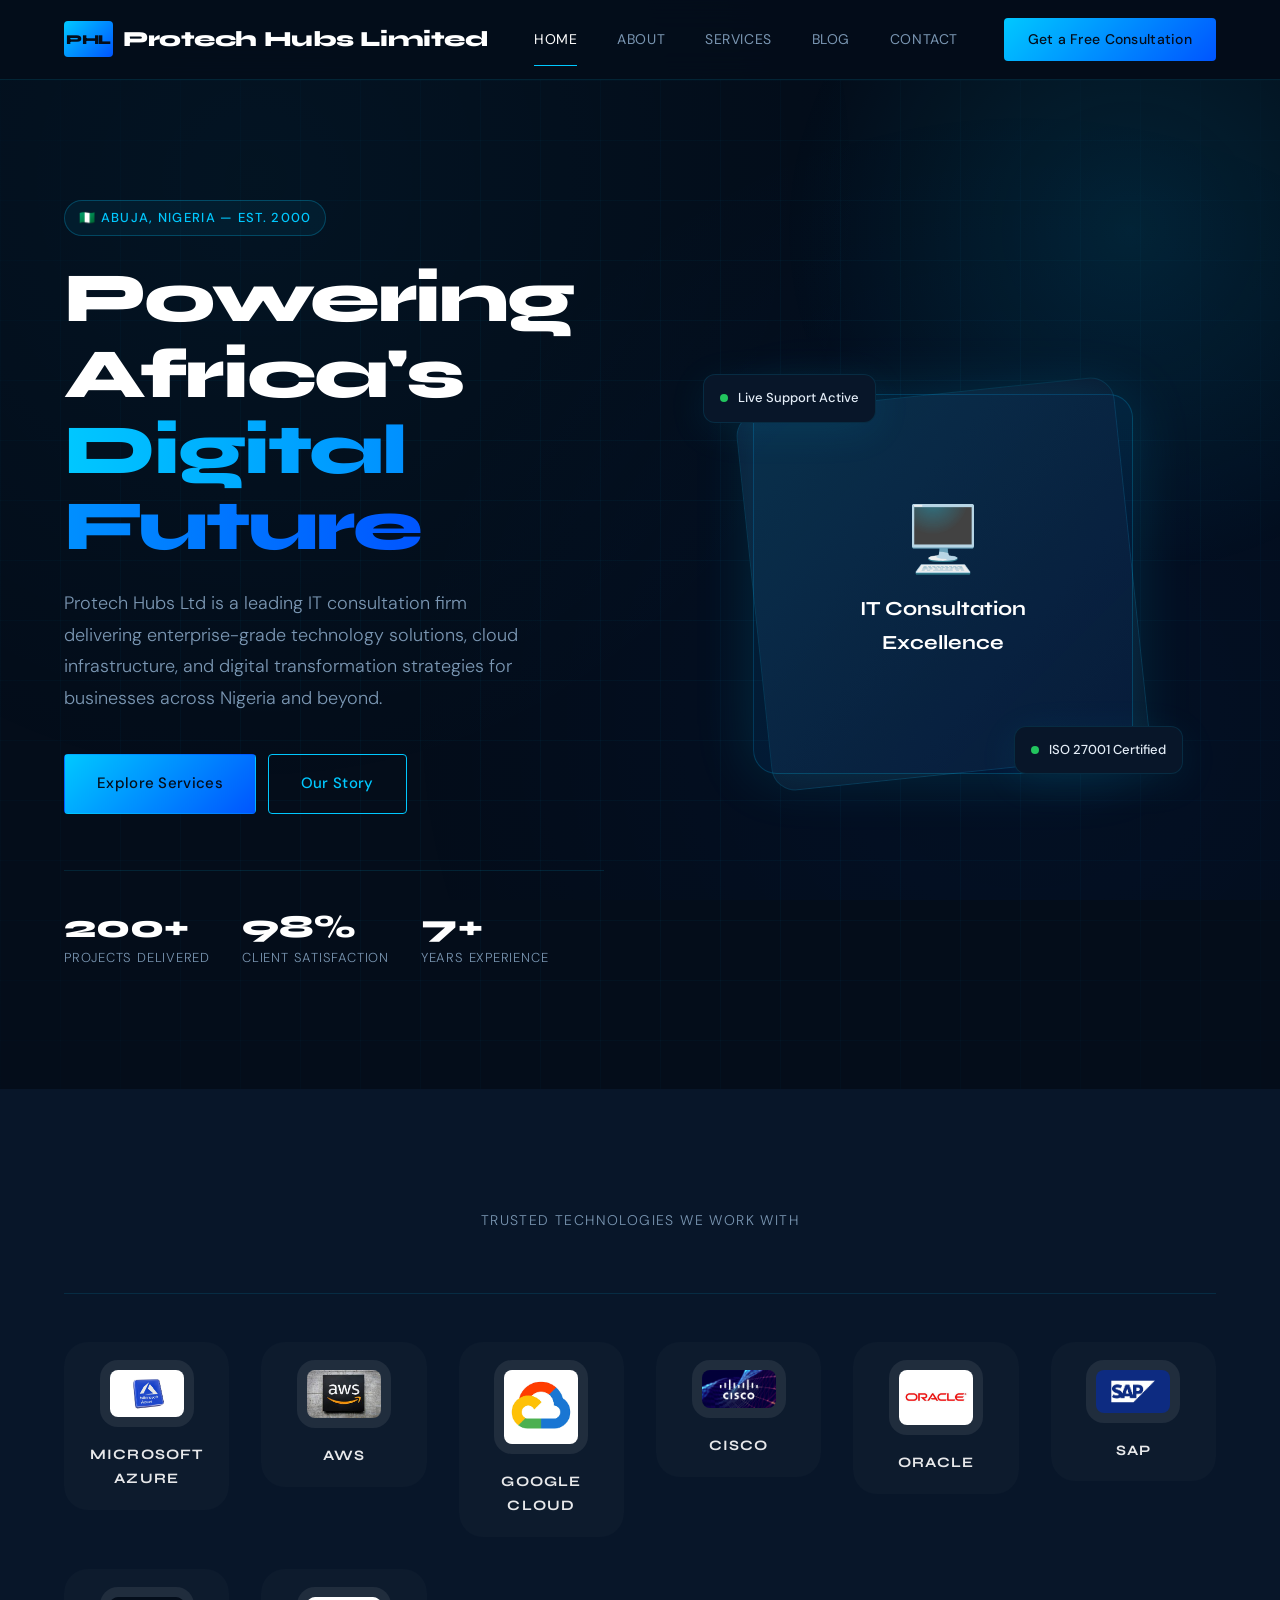
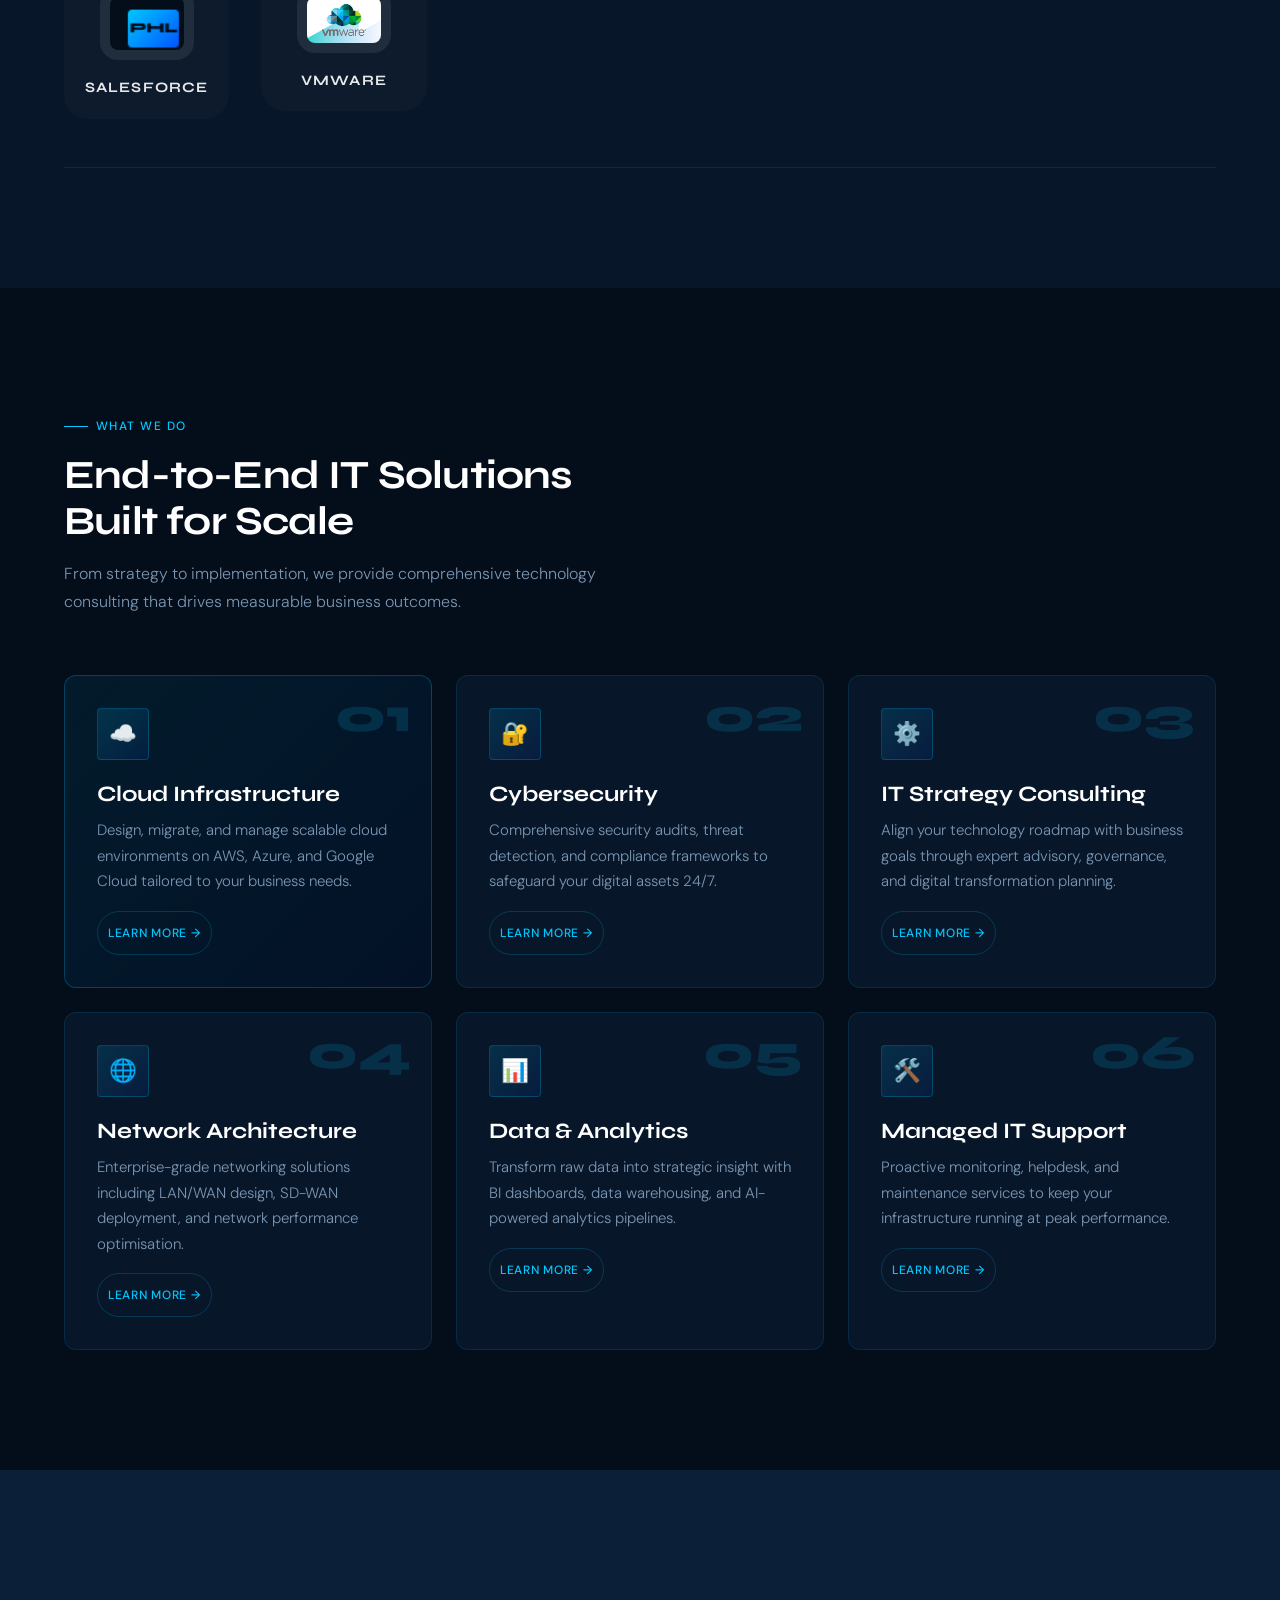
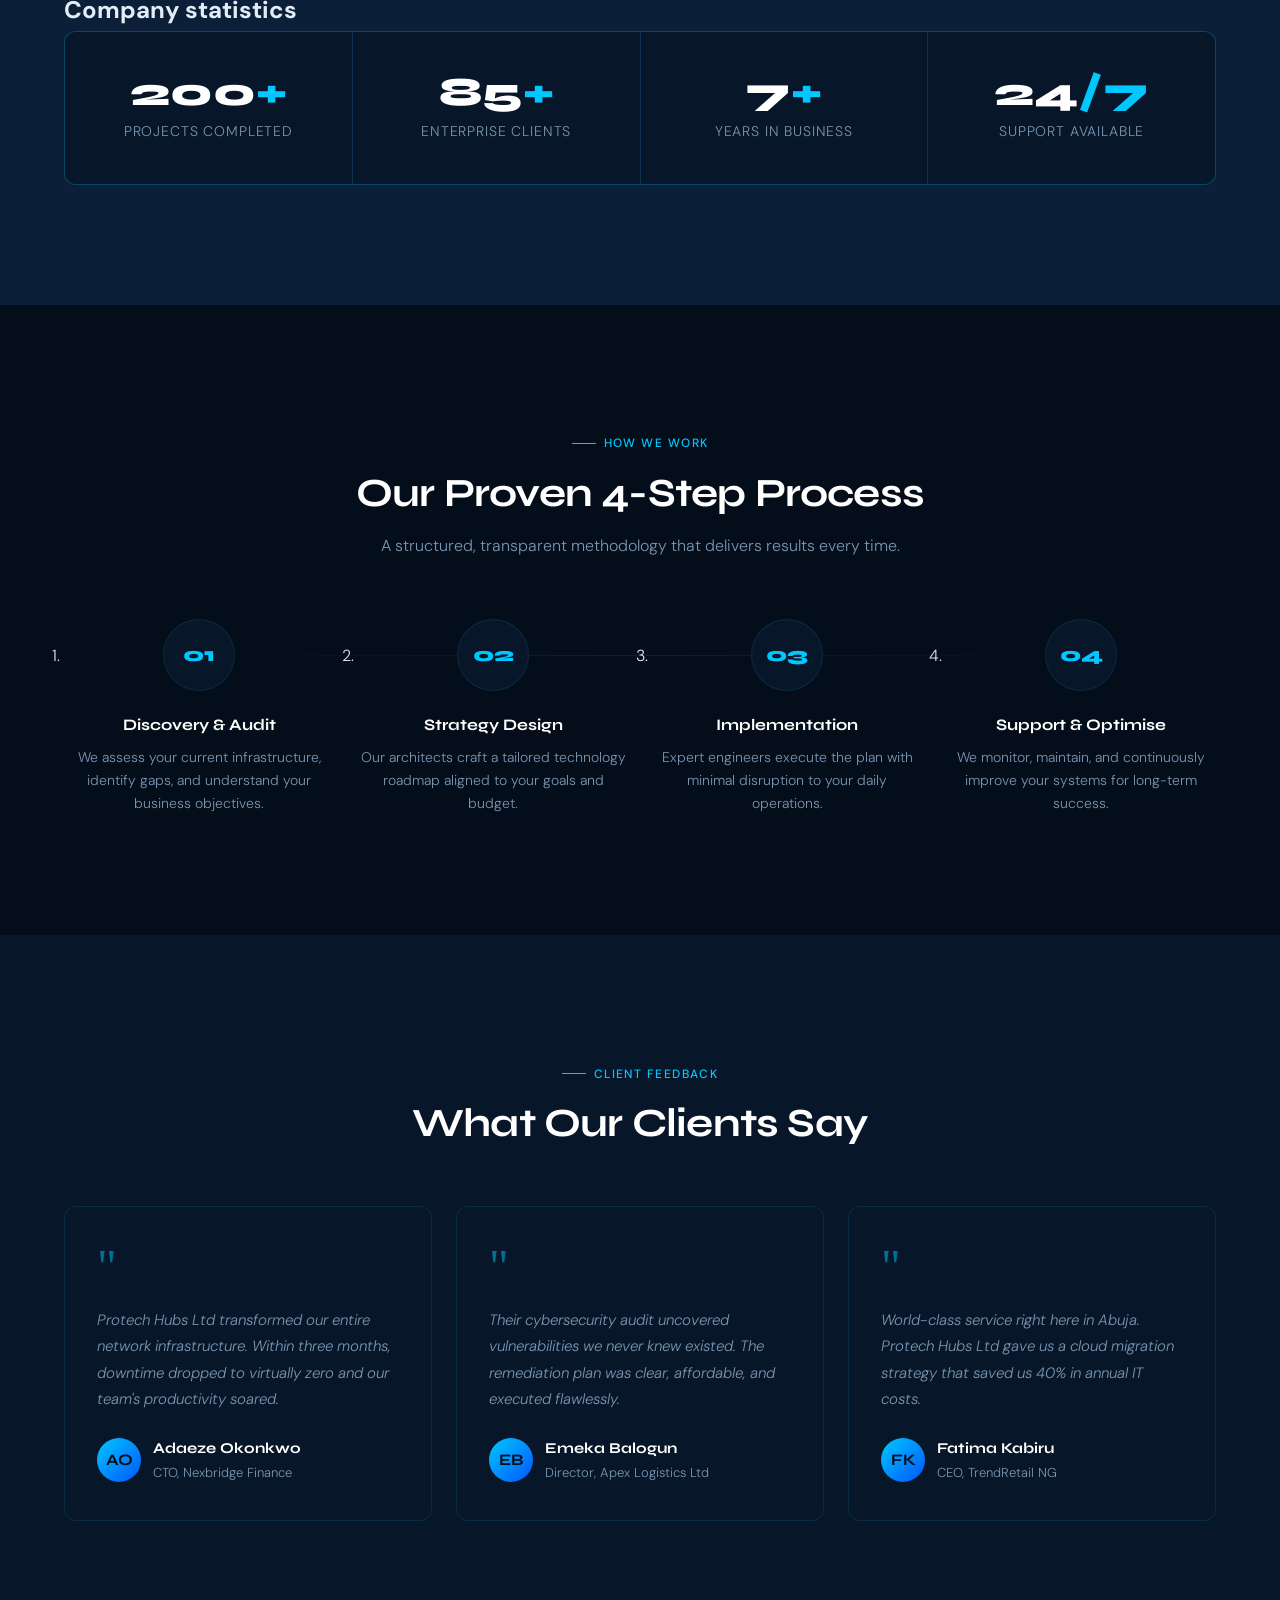
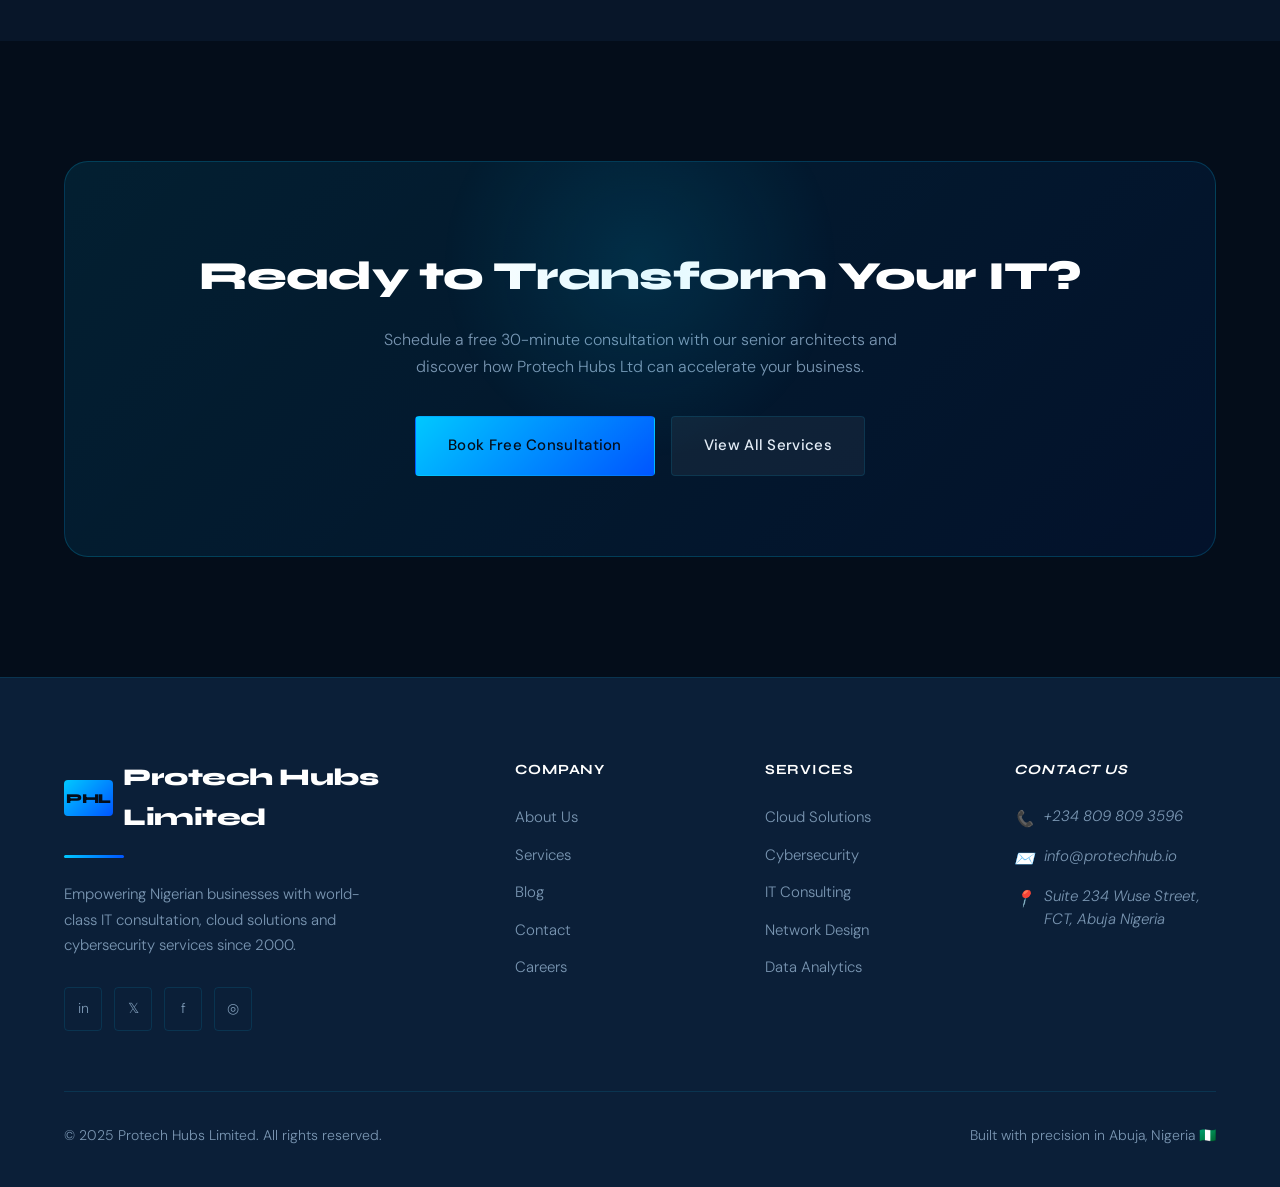
<file: index.html>
<!doctype html>
<html lang="en">
  <head>
    <meta charset="UTF-8" />
    <!-- PROJECT 2: viewport meta tag — THE key to responsive design-->
    <meta name="viewport" content="width=device-width, initial-scale=1" />
    <title>Protech Hubs Limited — IT Consultation | Abuja, Nigeria</title>
    <meta
      name="description"
      content="Protech Hubs Limited is a premier IT consultation company in Abuja, Nigeria. 
      We deliver enterprise technology solutions, cloud infrastructure, and digital transformation services."
    />
    <!-- One external CSS file — also contains full responsive styles -->
    <link rel="stylesheet" href="./asset/css/style.css" />
  </head>
  <body>
    <!-- PROJECT 2: Skip link — WCAG accessibility  -->
    <a href="#main-content" class="skip-link">Skip to main content</a>

    <!-- ══════════════════════════════════════════
       NAVIGATION
       HEIGHT: 80px (desktop) | 60-70px (mobile)
       P2: Popover API hamburger — No JS
  ══════════════════════════════════════════ -->
    <nav class="nav" aria-label="Main navigation">
      <div class="nav-inner">
        <!-- Logo -->
        <a
          href="index.html"
          class="nav-logo"
          aria-label="Protech Hubs Limited home"
        >
          <span class="nav-logo-mark" aria-hidden="true">PHL</span>
          Protech Hubs Limited
        </a>

        <!-- Desktop nav links (hidden on mobile via CSS) -->
        <ul class="nav-links" role="list">
          <li>
            <a
              href="index.html"
              class="nav-link nav-link--active"
              aria-current="page"
              >Home</a
            >
          </li>
          <li><a href="about.html" class="nav-link">About</a></li>
          <li><a href="services.html" class="nav-link">Services</a></li>
          <li><a href="blog.html" class="nav-link">Blog</a></li>
          <li><a href="contact.html" class="nav-link">Contact</a></li>
        </ul>

        <!-- Desktop CTA -->
        <a
          href="contact.html"
          class="nav-cta"
          aria-label="Get a free IT consultation"
          >Get a Free Consultation</a
        >

        <!-- PROJECT 2: Hamburger button — triggers Popover API  -->
        <!-- popovertarget links this button to the popover panel by id -->
        <button
          class="nav-hamburger"
          popovertarget="mobile-nav"
          aria-label="Open navigation menu"
          aria-expanded="false"
          aria-controls="mobile-nav"
        >
          <span class="nav-hamburger-line" aria-hidden="true"></span>
          <span class="nav-hamburger-line" aria-hidden="true"></span>
          <span class="nav-hamburger-line" aria-hidden="true"></span>
        </button>
      </div>
    </nav>

    <!-- PROJECT 2: Popover API Mobile Nav Drawer
       popover attribute + ::backdrop = No JavaScript required -->
    <div
      id="mobile-nav"
      class="nav-popover"
      popover
      role="dialog"
      aria-label="Mobile navigation"
    >
      <div class="nav-drawer">
        <!-- Drawer header -->
        <div class="nav-drawer-header">
          <span class="nav-drawer-logo">
            <span class="nav-logo-mark" aria-hidden="true">PHL</span>
            Protech Hubs Limited
          </span>
          <!-- Close button — popovertargetaction="hide" closes the popover -->
          <button
            class="nav-drawer-close"
            popovertarget="mobile-nav"
            popovertargetaction="hide"
            aria-label="Close navigation menu"
          >
            ✕
          </button>
        </div>

        <!-- Drawer links — min 44px touch targets -->
        <nav class="nav-drawer-links" aria-label="Mobile navigation links">
          <a
            href="index.html"
            class="nav-drawer-link nav-drawer-link--active"
            aria-current="page"
            >Home</a
          >
          <a href="about.html" class="nav-drawer-link">About</a>
          <a href="services.html" class="nav-drawer-link">Services</a>
          <a href="blog.html" class="nav-drawer-link">Blog</a>
          <a href="contact.html" class="nav-drawer-link">Contact</a>
        </nav>

        <!-- Drawer footer CTA -->
        <div class="nav-drawer-footer">
          <a href="contact.html" class="nav-drawer-cta"
            >Get a Free Consultation</a
          >
        </div>
      </div>
    </div>

    <!-- ══════════════════════════════════════════
       PAGE WRAPPER
  ══════════════════════════════════════════ -->
    <div class="page-wrapper">
      <!-- PROJECT 2: <main> landmark for accessibility + skip link target -->
      <main id="main-content">
        <!-- ──────────────────────────────────────
           HERO  —  MIN-HEIGHT: 100vh  |  PADDING: 120px 0
      ────────────────────────────────────────── -->
        <section class="hero" aria-labelledby="hero-heading">
          <div class="hero-bg-grid" aria-hidden="true"></div>
          <div class="hero-glow" aria-hidden="true"></div>

          <div class="hero-content">
            <!-- Text column -->
            <div class="hero-text">
              <span class="hero-eyebrow">🇳🇬 Abuja, Nigeria — Est. 2000</span>

              <h1 class="hero-title" id="hero-heading">
                Powering Africa's
                <span class="hero-title-accent">Digital Future</span>
              </h1>

              <p class="hero-description">
                Protech Hubs Ltd is a leading IT consultation firm delivering
                enterprise-grade technology solutions, cloud infrastructure, and
                digital transformation strategies for businesses across Nigeria
                and beyond.
              </p>

              <div class="hero-actions">
                <a href="services.html" class="btn btn--primary"
                  >Explore Services</a
                >
                <a href="about.html" class="btn btn--outline">Our Story</a>
              </div>

              <div class="hero-stats" role="list" aria-label="Key statistics">
                <div role="listitem">
                  <div class="hero-stat-value">200+</div>
                  <div class="hero-stat-label">Projects Delivered</div>
                </div>
                <div role="listitem">
                  <div class="hero-stat-value">98%</div>
                  <div class="hero-stat-label">Client Satisfaction</div>
                </div>
                <div role="listitem">
                  <div class="hero-stat-value">7+</div>
                  <div class="hero-stat-label">Years Experience</div>
                </div>
              </div>
            </div>

            <!-- Visual column — hidden on small mobile, shown ≥768px -->
            <div class="hero-visual" aria-hidden="true">
              <div class="hero-card-stack">
                <div class="hero-card-bg"></div>
                <div class="hero-card-main">
                  <div class="hero-card-icon">🖥️</div>
                  <div class="hero-card-label">
                    IT Consultation<br />Excellence
                  </div>
                </div>
                <div class="hero-floating-badge hero-floating-badge--tl">
                  <span class="hero-badge-dot"></span>
                  Live Support Active
                </div>
                <div class="hero-floating-badge hero-floating-badge--br">
                  <span class="hero-badge-dot"></span>
                  ISO 27001 Certified
                </div>
              </div>
            </div>
          </div>
        </section>

        <!-- ──────────────────────────────────────
           TECH PARTNERS STRIP
      ────────────────────────────────────────── -->
        <section class="section section--alt" aria-label="Technology partners">
          <div class="container">
            <p
              class="text-center text-muted"
              style="
                font-size: var(--fs-xs);
                letter-spacing: 0.1em;
                text-transform: uppercase;
                margin-bottom: clamp(32px, 5vw, 60px);
              "
            >
              Trusted technologies we work with
            </p>

            <div
              class="tech-strip"
              role="list"
              aria-label="Technology partners"
            >
              <div class="tech-strip-item" role="listitem">
                <img
                  class="tech-strip-logo"
                  src="./asset/img/microsoftaz.jpg"
                  alt="Microsoft Azure logo"
                />
                <span class="tech-strip-label">Microsoft Azure</span>
              </div>
              <div class="tech-strip-item" role="listitem">
                <img
                  class="tech-strip-logo"
                  src="./asset/img/aws.jpg"
                  alt="AWS logo"
                />
                <span class="tech-strip-label">AWS</span>
              </div>
              <div class="tech-strip-item" role="listitem">
                <img
                  class="tech-strip-logo"
                  src="./asset/img/google cloud.png"
                  alt="Google Cloud logo"
                />
                <span class="tech-strip-label">Google Cloud</span>
              </div>
              <div class="tech-strip-item" role="listitem">
                <img
                  class="tech-strip-logo"
                  src="./asset/img/cisco.webp"
                  alt="Cisco logo"
                />
                <span class="tech-strip-label">Cisco</span>
              </div>
              <div class="tech-strip-item" role="listitem">
                <img
                  class="tech-strip-logo"
                  src="./asset/img/oracle.jpg"
                  alt="Oracle logo"
                />
                <span class="tech-strip-label">Oracle</span>
              </div>
              <div class="tech-strip-item" role="listitem">
                <img
                  class="tech-strip-logo"
                  src="./asset/img/sap.png"
                  alt="SAP logo"
                />
                <span class="tech-strip-label">SAP</span>
              </div>
              <div class="tech-strip-item" role="listitem">
                <img
                  class="tech-strip-logo"
                  src="./asset/img/logo.png"
                  alt="Salesforce placeholder logo"
                />
                <span class="tech-strip-label">Salesforce</span>
              </div>
              <div class="tech-strip-item" role="listitem">
                <img
                  class="tech-strip-logo"
                  src="./asset/img/vmware.jpg"
                  alt="VMware logo"
                />
                <span class="tech-strip-label">VMware</span>
              </div>
            </div>
          </div>
        </section>

        <!-- ──────────────────────────────────────
           SERVICES OVERVIEW
      ────────────────────────────────────────── -->
        <section class="section" aria-labelledby="services-heading">
          <div class="container">
            <div class="section-header">
              <span class="section-label" aria-hidden="true">What We Do</span>
              <h2 class="section-title" id="services-heading">
                End-to-End IT Solutions<br />Built for Scale
              </h2>
              <p class="section-subtitle">
                From strategy to implementation, we provide comprehensive
                technology consulting that drives measurable business outcomes.
              </p>
            </div>

            <div class="grid grid--3 mt-60">
              <article class="card card--featured">
                <div class="card-number" aria-hidden="true">01</div>
                <div class="card-icon" aria-hidden="true">☁️</div>
                <h3 class="card-title">Cloud Infrastructure</h3>
                <p class="card-text">
                  Design, migrate, and manage scalable cloud environments on
                  AWS, Azure, and Google Cloud tailored to your business needs.
                </p>
                <a href="services.html" class="card-tag">Learn More →</a>
              </article>

              <article class="card">
                <div class="card-number" aria-hidden="true">02</div>
                <div class="card-icon" aria-hidden="true">🔐</div>
                <h3 class="card-title">Cybersecurity</h3>
                <p class="card-text">
                  Comprehensive security audits, threat detection, and
                  compliance frameworks to safeguard your digital assets 24/7.
                </p>
                <a href="services.html" class="card-tag">Learn More →</a>
              </article>

              <article class="card">
                <div class="card-number" aria-hidden="true">03</div>
                <div class="card-icon" aria-hidden="true">⚙️</div>
                <h3 class="card-title">IT Strategy Consulting</h3>
                <p class="card-text">
                  Align your technology roadmap with business goals through
                  expert advisory, governance, and digital transformation
                  planning.
                </p>
                <a href="services.html" class="card-tag">Learn More →</a>
              </article>

              <article class="card">
                <div class="card-number" aria-hidden="true">04</div>
                <div class="card-icon" aria-hidden="true">🌐</div>
                <h3 class="card-title">Network Architecture</h3>
                <p class="card-text">
                  Enterprise-grade networking solutions including LAN/WAN
                  design, SD-WAN deployment, and network performance
                  optimisation.
                </p>
                <a href="services.html" class="card-tag">Learn More →</a>
              </article>

              <article class="card">
                <div class="card-number" aria-hidden="true">05</div>
                <div class="card-icon" aria-hidden="true">📊</div>
                <h3 class="card-title">Data & Analytics</h3>
                <p class="card-text">
                  Transform raw data into strategic insight with BI dashboards,
                  data warehousing, and AI-powered analytics pipelines.
                </p>
                <a href="services.html" class="card-tag">Learn More →</a>
              </article>

              <article class="card">
                <div class="card-number" aria-hidden="true">06</div>
                <div class="card-icon" aria-hidden="true">🛠️</div>
                <h3 class="card-title">Managed IT Support</h3>
                <p class="card-text">
                  Proactive monitoring, helpdesk, and maintenance services to
                  keep your infrastructure running at peak performance.
                </p>
                <a href="services.html" class="card-tag">Learn More →</a>
              </article>
            </div>
          </div>
        </section>

        <!-- ──────────────────────────────────────
           STATS BAR
      ────────────────────────────────────────── -->
        <section class="section section--dark" aria-labelledby="stats-heading">
          <div class="container">
            <h2 class="sr-only" id="stats-heading">Company statistics</h2>
            <div class="stats-bar" role="list" aria-label="Key statistics">
              <div class="stats-bar-item" role="listitem">
                <div class="stats-bar-value">
                  200<span class="text-accent">+</span>
                </div>
                <div class="stats-bar-label">Projects Completed</div>
              </div>
              <div class="stats-bar-item" role="listitem">
                <div class="stats-bar-value">
                  85<span class="text-accent">+</span>
                </div>
                <div class="stats-bar-label">Enterprise Clients</div>
              </div>
              <div class="stats-bar-item" role="listitem">
                <div class="stats-bar-value">
                  7<span class="text-accent">+</span>
                </div>
                <div class="stats-bar-label">Years in Business</div>
              </div>
              <div class="stats-bar-item" role="listitem">
                <div class="stats-bar-value">
                  24<span class="text-accent">/7</span>
                </div>
                <div class="stats-bar-label">Support Available</div>
              </div>
            </div>
          </div>
        </section>

        <!-- ──────────────────────────────────────
           PROCESS STEPS
      ────────────────────────────────────────── -->
        <section class="section" aria-labelledby="process-heading">
          <div class="container">
            <div class="section-header section-header--center">
              <span class="section-label" aria-hidden="true">How We Work</span>
              <h2 class="section-title" id="process-heading">
                Our Proven 4-Step Process
              </h2>
              <p class="section-subtitle">
                A structured, transparent methodology that delivers results
                every time.
              </p>
            </div>

            <ol class="process-steps mt-60" aria-label="Our 4-step process">
              <li class="process-step">
                <div class="process-step-number" aria-hidden="true">01</div>
                <h3 class="process-step-title">Discovery & Audit</h3>
                <p class="process-step-text">
                  We assess your current infrastructure, identify gaps, and
                  understand your business objectives.
                </p>
              </li>
              <li class="process-step">
                <div class="process-step-number" aria-hidden="true">02</div>
                <h3 class="process-step-title">Strategy Design</h3>
                <p class="process-step-text">
                  Our architects craft a tailored technology roadmap aligned to
                  your goals and budget.
                </p>
              </li>
              <li class="process-step">
                <div class="process-step-number" aria-hidden="true">03</div>
                <h3 class="process-step-title">Implementation</h3>
                <p class="process-step-text">
                  Expert engineers execute the plan with minimal disruption to
                  your daily operations.
                </p>
              </li>
              <li class="process-step">
                <div class="process-step-number" aria-hidden="true">04</div>
                <h3 class="process-step-title">Support & Optimise</h3>
                <p class="process-step-text">
                  We monitor, maintain, and continuously improve your systems
                  for long-term success.
                </p>
              </li>
            </ol>
          </div>
        </section>

        <!-- ──────────────────────────────────────
           TESTIMONIALS
      ────────────────────────────────────────── -->
        <section
          class="section section--alt"
          aria-labelledby="testimonials-heading"
        >
          <div class="container">
            <div class="section-header section-header--center">
              <span class="section-label" aria-hidden="true"
                >Client Feedback</span
              >
              <h2 class="section-title" id="testimonials-heading">
                What Our Clients Say
              </h2>
            </div>

            <div class="grid grid--3 mt-60">
              <article class="testimonial-card">
                <div class="testimonial-card-quote" aria-hidden="true">"</div>
                <blockquote>
                  <p class="testimonial-card-text">
                    Protech Hubs Ltd transformed our entire network
                    infrastructure. Within three months, downtime dropped to
                    virtually zero and our team's productivity soared.
                  </p>
                </blockquote>
                <footer class="testimonial-card-author">
                  <div class="testimonial-card-avatar" aria-hidden="true">
                    AO
                  </div>
                  <div>
                    <div class="testimonial-card-name">Adaeze Okonkwo</div>
                    <div class="testimonial-card-company">
                      CTO, Nexbridge Finance
                    </div>
                  </div>
                </footer>
              </article>

              <article class="testimonial-card">
                <div class="testimonial-card-quote" aria-hidden="true">"</div>
                <blockquote>
                  <p class="testimonial-card-text">
                    Their cybersecurity audit uncovered vulnerabilities we never
                    knew existed. The remediation plan was clear, affordable,
                    and executed flawlessly.
                  </p>
                </blockquote>
                <footer class="testimonial-card-author">
                  <div class="testimonial-card-avatar" aria-hidden="true">
                    EB
                  </div>
                  <div>
                    <div class="testimonial-card-name">Emeka Balogun</div>
                    <div class="testimonial-card-company">
                      Director, Apex Logistics Ltd
                    </div>
                  </div>
                </footer>
              </article>

              <article class="testimonial-card">
                <div class="testimonial-card-quote" aria-hidden="true">"</div>
                <blockquote>
                  <p class="testimonial-card-text">
                    World-class service right here in Abuja. Protech Hubs Ltd
                    gave us a cloud migration strategy that saved us 40% in
                    annual IT costs.
                  </p>
                </blockquote>
                <footer class="testimonial-card-author">
                  <div class="testimonial-card-avatar" aria-hidden="true">
                    FK
                  </div>
                  <div>
                    <div class="testimonial-card-name">Fatima Kabiru</div>
                    <div class="testimonial-card-company">
                      CEO, TrendRetail NG
                    </div>
                  </div>
                </footer>
              </article>
            </div>
          </div>
        </section>

        <!-- ──────────────────────────────────────
           CTA BANNER
      ────────────────────────────────────────── -->
        <section class="section" aria-labelledby="cta-heading">
          <div class="container">
            <div class="cta-banner">
              <h2 class="cta-banner-title" id="cta-heading">
                Ready to Transform Your IT?
              </h2>
              <p class="cta-banner-text">
                Schedule a free 30-minute consultation with our senior
                architects and discover how Protech Hubs Ltd can accelerate your
                business.
              </p>
              <div class="cta-banner-actions">
                <a href="contact.html" class="btn btn--primary"
                  >Book Free Consultation</a
                >
                <a href="services.html" class="btn btn--ghost"
                  >View All Services</a
                >
              </div>
            </div>
          </div>
        </section>
      </main>
      <!-- /main-content -->

      <!-- ══════════════════════════════════════════
         FOOTER  —  HEIGHT: 400px
    ══════════════════════════════════════════ -->
      <footer class="footer" role="contentinfo">
        <div class="container">
          <div class="footer-grid">
            <div>
              <div class="footer-brand-logo">
                <span class="nav-logo-mark" aria-hidden="true">PHL</span>
                Protech Hubs Limited
              </div>
              <div class="footer-accent-bar" aria-hidden="true"></div>
              <p class="footer-brand-tagline">
                Empowering Nigerian businesses with world-class IT consultation,
                cloud solutions and cybersecurity services since 2000.
              </p>
              <div class="footer-socials" aria-label="Social media links">
                <a href="#" class="footer-social-link" aria-label="LinkedIn"
                  >in</a
                >
                <a href="#" class="footer-social-link" aria-label="Twitter / X"
                  >𝕏</a
                >
                <a href="#" class="footer-social-link" aria-label="Facebook"
                  >f</a
                >
                <a href="#" class="footer-social-link" aria-label="Instagram"
                  >◎</a
                >
              </div>
            </div>
            <nav aria-label="Company links">
              <h3 class="footer-col-title">Company</h3>
              <ul class="footer-links" role="list">
                <li><a href="about.html" class="footer-link">About Us</a></li>
                <li>
                  <a href="services.html" class="footer-link">Services</a>
                </li>
                <li><a href="blog.html" class="footer-link">Blog</a></li>
                <li><a href="contact.html" class="footer-link">Contact</a></li>
                <li><a href="#" class="footer-link">Careers</a></li>
              </ul>
            </nav>
            <nav aria-label="Services links">
              <h3 class="footer-col-title">Services</h3>
              <ul class="footer-links" role="list">
                <li>
                  <a href="services.html" class="footer-link"
                    >Cloud Solutions</a
                  >
                </li>
                <li>
                  <a href="services.html" class="footer-link">Cybersecurity</a>
                </li>
                <li>
                  <a href="services.html" class="footer-link">IT Consulting</a>
                </li>
                <li>
                  <a href="services.html" class="footer-link">Network Design</a>
                </li>
                <li>
                  <a href="services.html" class="footer-link">Data Analytics</a>
                </li>
              </ul>
            </nav>
            <address>
              <h3 class="footer-col-title">Contact Us</h3>
              <div class="footer-contact-item">
                <span class="footer-contact-icon" aria-hidden="true">📞</span>
                <a href="tel:+2348098093596">+234 809 809 3596</a>
              </div>
              <div class="footer-contact-item">
                <span class="footer-contact-icon" aria-hidden="true">✉️</span>
                <a href="mailto:preshengr@gmail.com">info@protechhub.io</a>
              </div>
              <div class="footer-contact-item">
                <span class="footer-contact-icon" aria-hidden="true">📍</span>
                <span>Suite 234 Wuse Street,<br />FCT, Abuja Nigeria</span>
              </div>
            </address>
          </div>
          <div class="footer-bottom">
            <span>© 2025 Protech Hubs Limited. All rights reserved.</span>
            <span>Built with precision in Abuja, Nigeria 🇳🇬</span>
          </div>
        </div>
      </footer>
    </div>
    <!-- /page-wrapper -->
  </body>
</html>
</file>
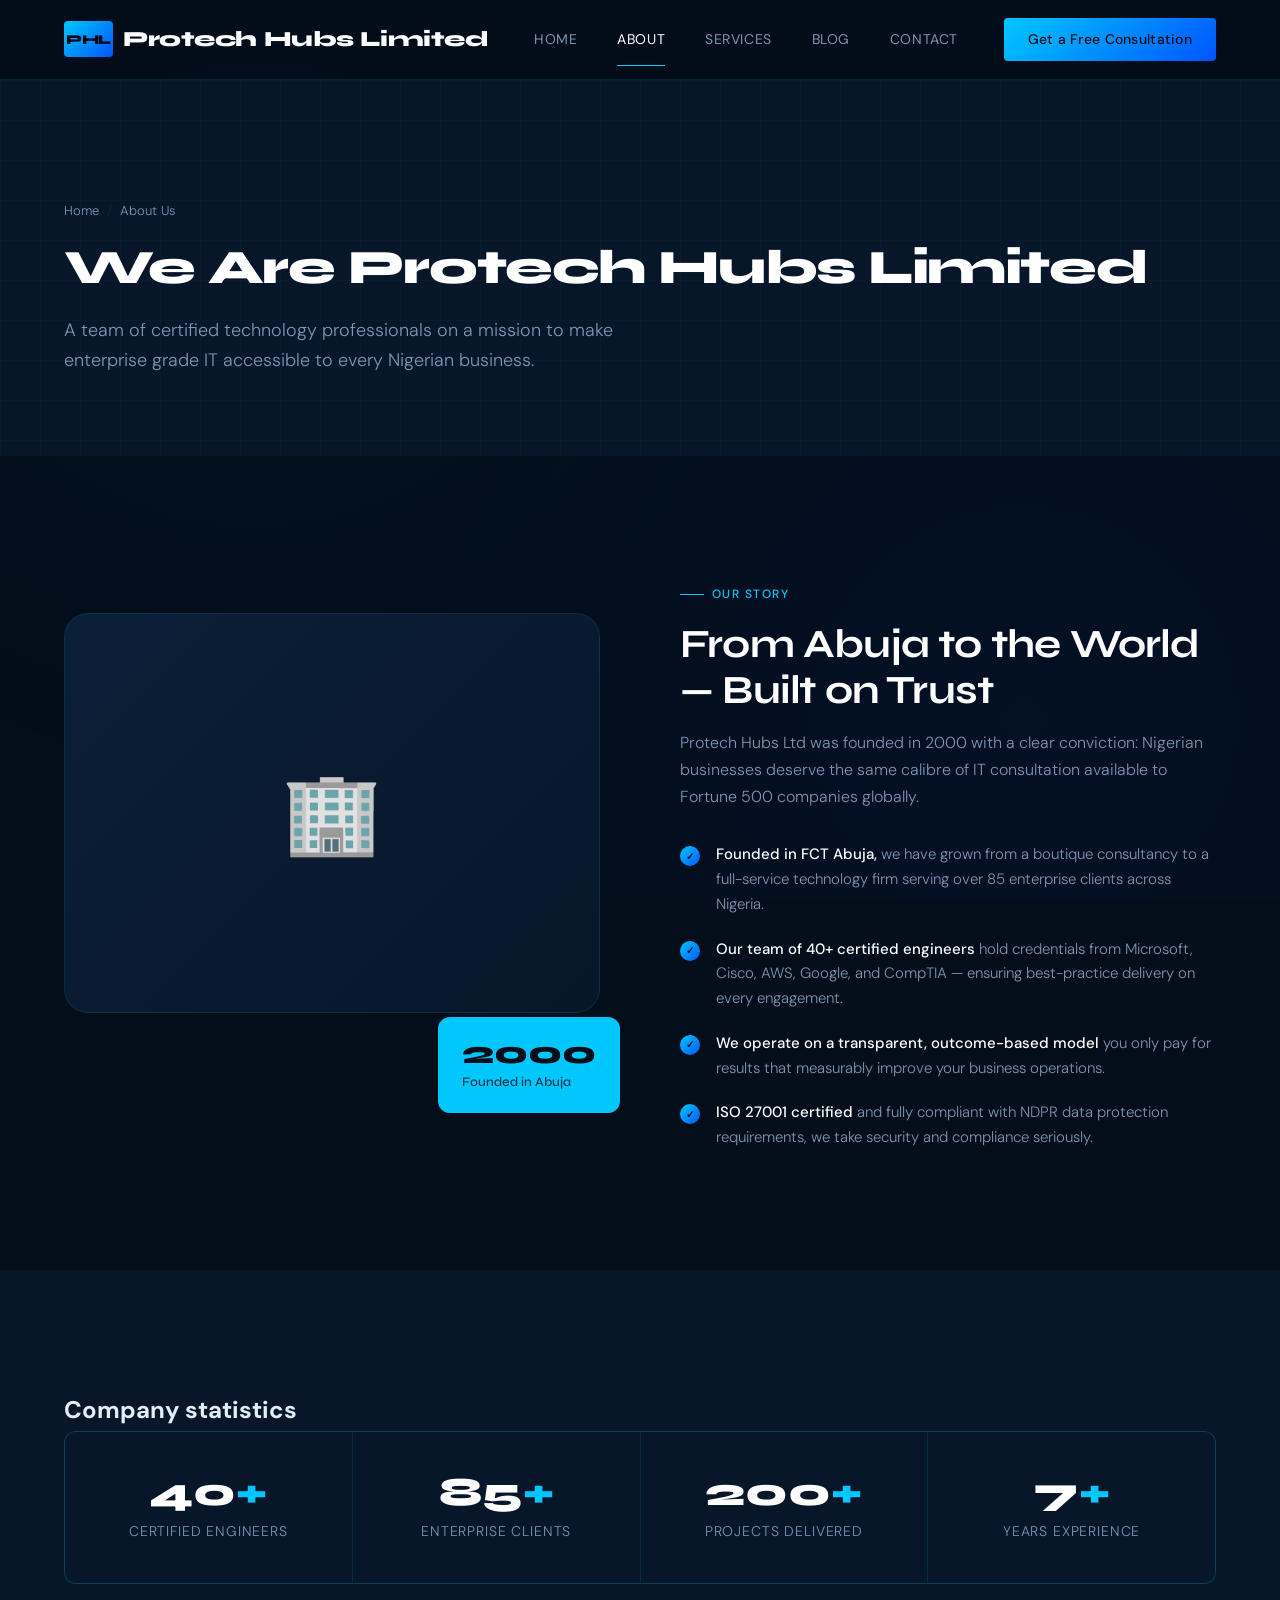
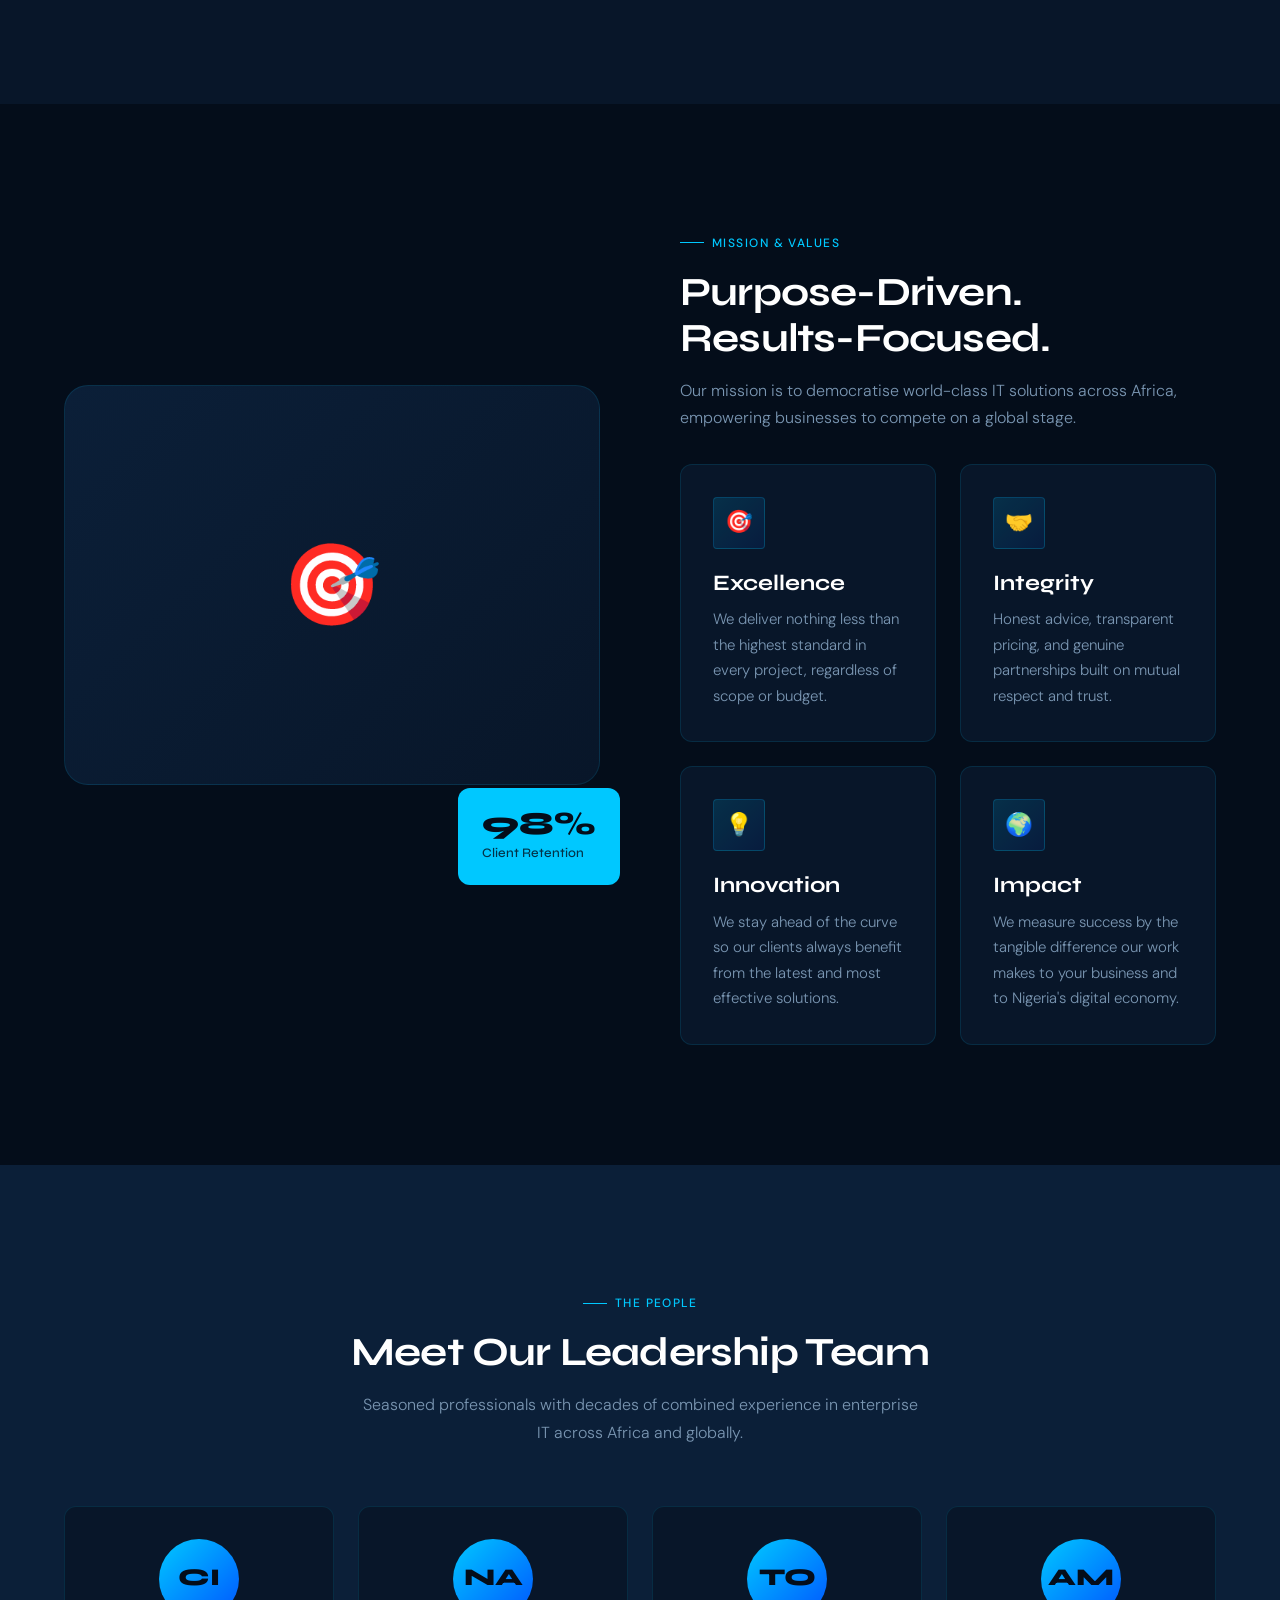
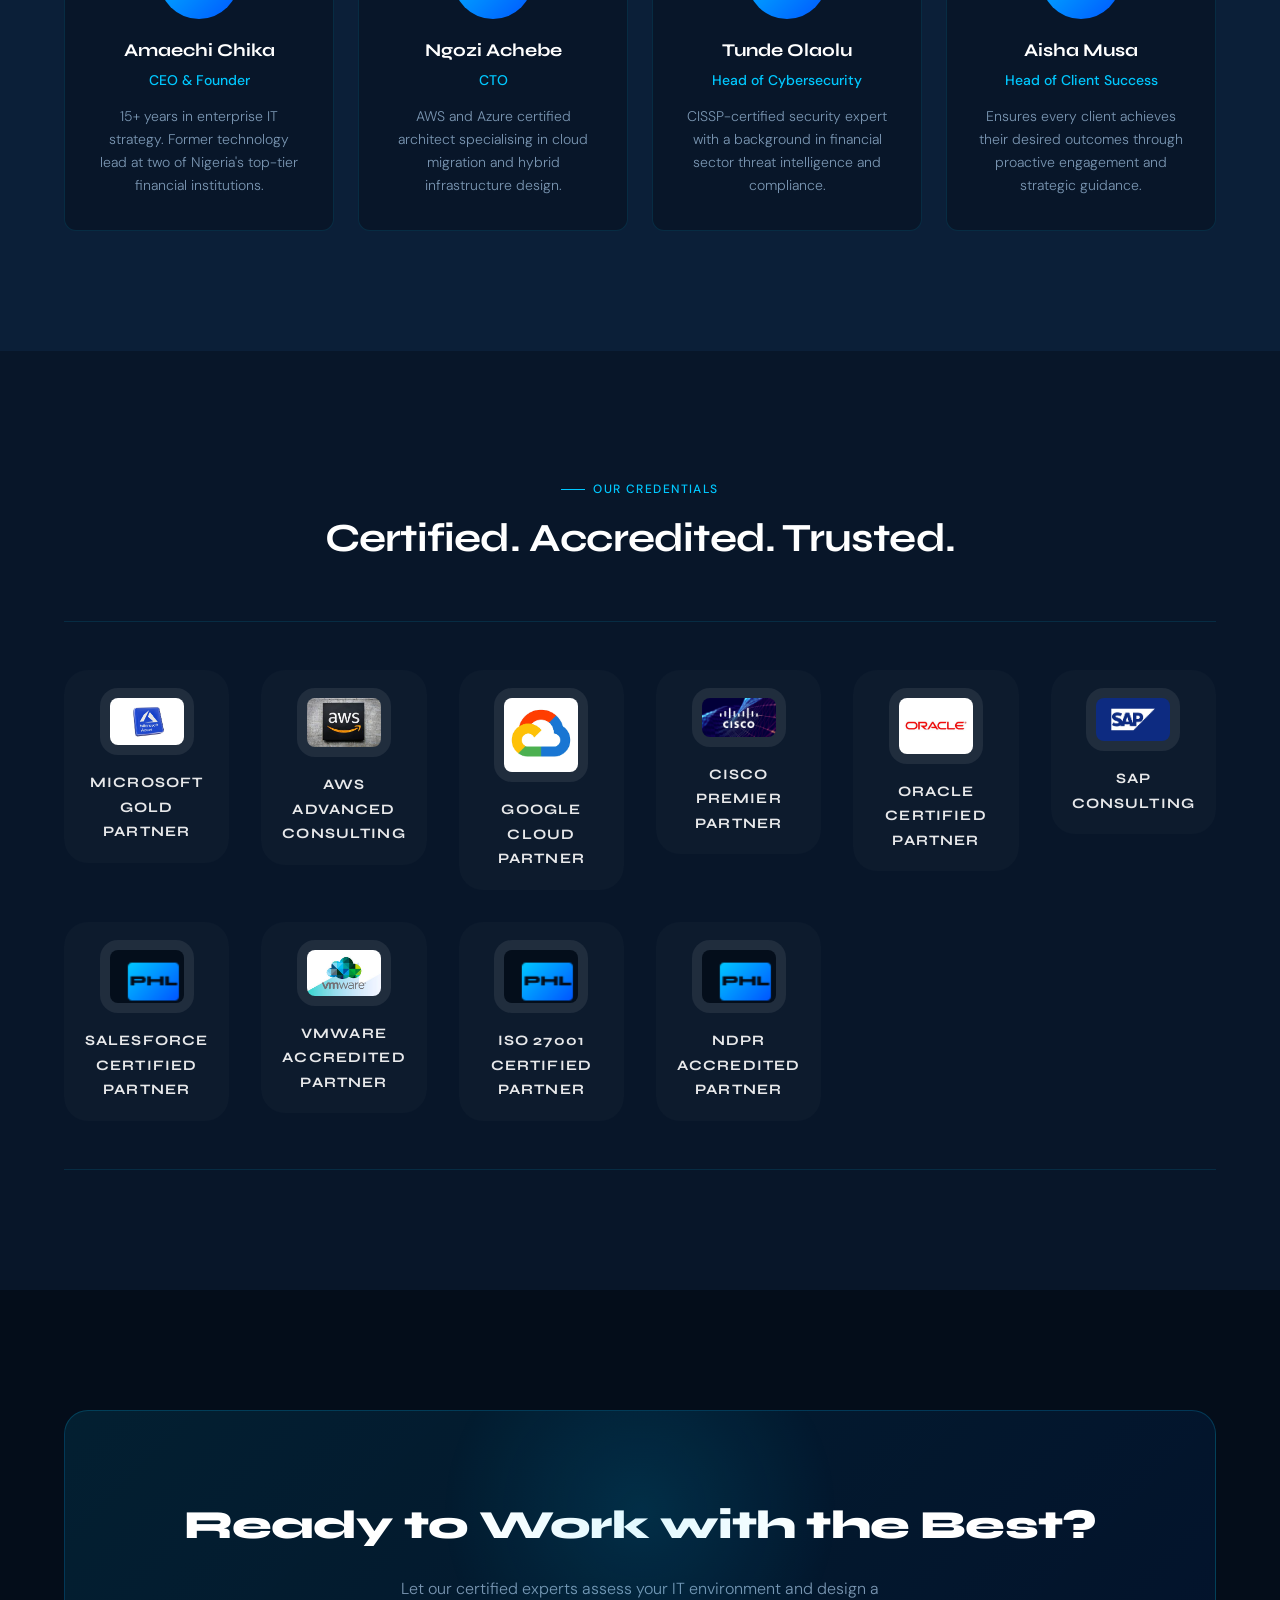
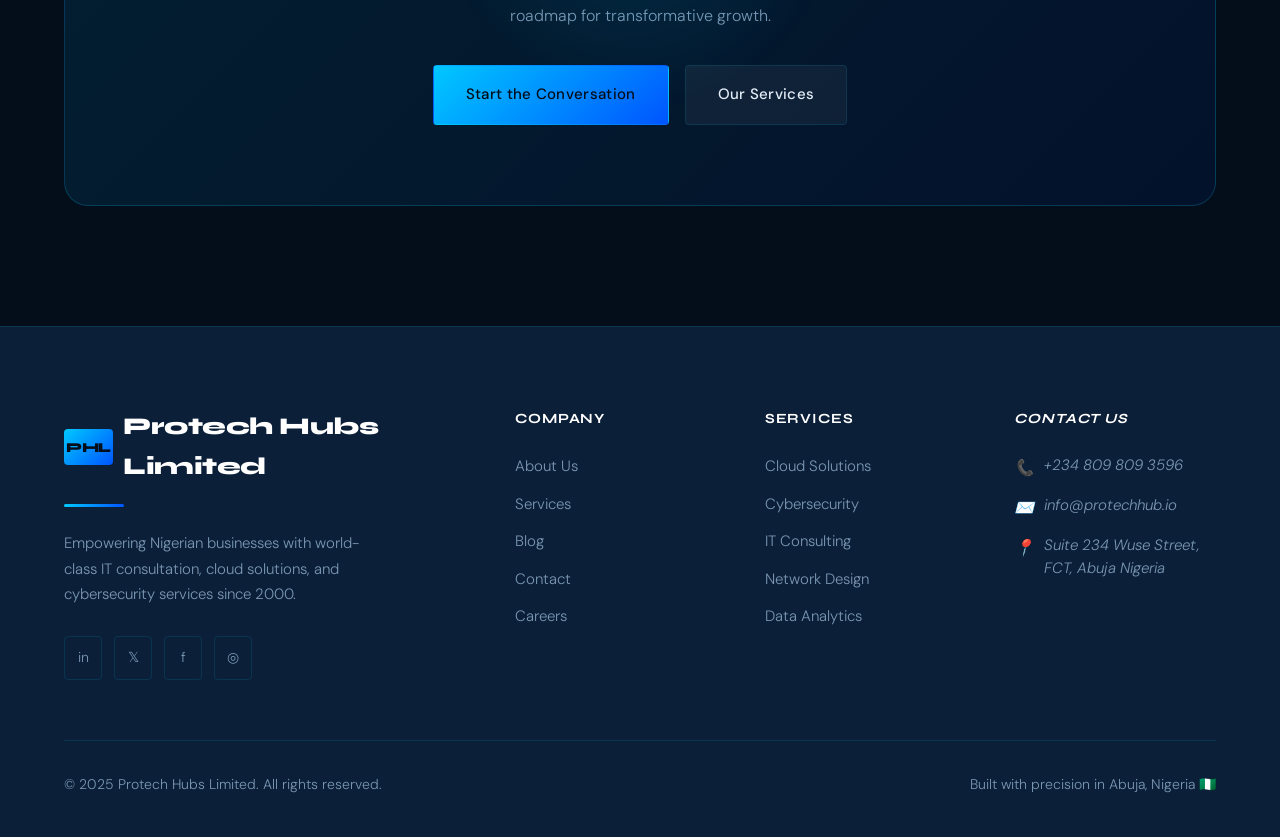
<file: about.html>
<!doctype html>
<html lang="en">
  <head>
    <meta charset="UTF-8" />
    <!-- PROJECT 2: viewport meta — required for responsive design -->
    <meta name="viewport" content="width=device-width, initial-scale=1" />
    <title>About Us — Protech Hubs Ltd | IT Consultation Abuja</title>
    <meta
      name="description"
      content="Learn about Protech Hubs Limited — our story, mission, values, and the expert team driving digital transformation across Nigeria."
    />
    <link rel="stylesheet" href="./asset/css/style.css" />
  </head>
  <body>
    <!-- PROJECT 2: Skip link-->
    <a href="#main-content" class="skip-link">Skip to main content</a>

    <!-- NAVIGATION -->
    <nav class="nav" aria-label="Main navigation">
      <div class="nav-inner">
        <a
          href="index.html"
          class="nav-logo"
          aria-label="Protech Hubs Limited home"
        >
          <span class="nav-logo-mark" aria-hidden="true">PHL</span>
          Protech Hubs Limited
        </a>
        <ul class="nav-links" role="list">
          <li><a href="index.html" class="nav-link">Home</a></li>
          <li>
            <a
              href="about.html"
              class="nav-link nav-link--active"
              aria-current="page"
              >About</a
            >
          </li>
          <li><a href="services.html" class="nav-link">Services</a></li>
          <li><a href="blog.html" class="nav-link">Blog</a></li>
          <li><a href="contact.html" class="nav-link">Contact</a></li>
        </ul>
        <a href="contact.html" class="nav-cta">Get a Free Consultation</a>
        <!-- P2: Hamburger Popover trigger -->
        <button
          class="nav-hamburger"
          popovertarget="mobile-nav"
          aria-label="Open navigation menu"
          aria-expanded="false"
          aria-controls="mobile-nav"
        >
          <span class="nav-hamburger-line" aria-hidden="true"></span>
          <span class="nav-hamburger-line" aria-hidden="true"></span>
          <span class="nav-hamburger-line" aria-hidden="true"></span>
        </button>
      </div>
    </nav>

    <!-- P2: Popover API Mobile Nav -->
    <div
      id="mobile-nav"
      class="nav-popover"
      popover
      role="dialog"
      aria-label="Mobile navigation"
    >
      <div class="nav-drawer">
        <div class="nav-drawer-header">
          <span class="nav-drawer-logo">
            <span class="nav-logo-mark" aria-hidden="true">PHL</span>
            Protech Hubs Limited
          </span>
          <button
            class="nav-drawer-close"
            popovertarget="mobile-nav"
            popovertargetaction="hide"
            aria-label="Close navigation menu"
          >
            ✕
          </button>
        </div>
        <nav class="nav-drawer-links" aria-label="Mobile navigation links">
          <a href="index.html" class="nav-drawer-link">Home</a>
          <a
            href="about.html"
            class="nav-drawer-link nav-drawer-link--active"
            aria-current="page"
            >👥 About</a
          >
          <a href="services.html" class="nav-drawer-link">Services</a>
          <a href="blog.html" class="nav-drawer-link">Blog</a>
          <a href="contact.html" class="nav-drawer-link">Contact</a>
        </nav>
        <div class="nav-drawer-footer">
          <a href="contact.html" class="nav-drawer-cta"
            >Get a Free Consultation</a
          >
        </div>
      </div>
    </div>

    <div class="page-wrapper">
      <main id="main-content">
        <!-- PAGE HERO -->
        <section class="page-hero" aria-labelledby="page-hero-heading">
          <div class="page-hero-bg" aria-hidden="true"></div>
          <div class="container">
            <div class="page-hero-content">
              <nav class="page-hero-breadcrumb" aria-label="Breadcrumb">
                <a href="index.html">Home</a>
                <span class="page-hero-breadcrumb-sep" aria-hidden="true"
                  >/</span
                >
                <span aria-current="page">About Us</span>
              </nav>
              <h1 class="page-hero-title" id="page-hero-heading">
                We Are Protech Hubs Limited
              </h1>
              <p class="page-hero-subtitle">
                A team of certified technology professionals on a mission to
                make enterprise grade IT accessible to every Nigerian business.
              </p>
            </div>
          </div>
        </section>

        <!-- OUR STORY -->
        <section class="section" aria-labelledby="story-heading">
          <div class="container">
            <div class="about-split">
              <div class="about-visual" aria-hidden="true">
                <div class="about-visual-main">🏢</div>
                <div class="about-visual-badge">
                  <div class="about-visual-badge-value">2000</div>
                  <div class="about-visual-badge-label">Founded in Abuja</div>
                </div>
              </div>
              <div>
                <span class="section-label" aria-hidden="true">Our Story</span>
                <h2 class="section-title" id="story-heading">
                  From Abuja to the World — Built on Trust
                </h2>
                <p class="section-subtitle">
                  Protech Hubs Ltd was founded in 2000 with a clear conviction:
                  Nigerian businesses deserve the same calibre of IT
                  consultation available to Fortune 500 companies globally.
                </p>
                <ul class="about-list" role="list">
                  <li class="about-list-item">
                    <div class="about-list-dot" aria-hidden="true">✓</div>
                    <p class="about-list-text">
                      <strong>Founded in FCT Abuja,</strong> we have grown from
                      a boutique consultancy to a full-service technology firm
                      serving over 85 enterprise clients across Nigeria.
                    </p>
                  </li>
                  <li class="about-list-item">
                    <div class="about-list-dot" aria-hidden="true">✓</div>
                    <p class="about-list-text">
                      <strong>Our team of 40+ certified engineers</strong> hold
                      credentials from Microsoft, Cisco, AWS, Google, and
                      CompTIA — ensuring best-practice delivery on every
                      engagement.
                    </p>
                  </li>
                  <li class="about-list-item">
                    <div class="about-list-dot" aria-hidden="true">✓</div>
                    <p class="about-list-text">
                      <strong
                        >We operate on a transparent, outcome-based
                        model</strong
                      >
                      you only pay for results that measurably improve your
                      business operations.
                    </p>
                  </li>
                  <li class="about-list-item">
                    <div class="about-list-dot" aria-hidden="true">✓</div>
                    <p class="about-list-text">
                      <strong>ISO 27001 certified</strong> and fully compliant
                      with NDPR data protection requirements, we take security
                      and compliance seriously.
                    </p>
                  </li>
                </ul>
              </div>
            </div>
          </div>
        </section>

        <!-- STATS BAR -->
        <section
          class="section section--alt"
          aria-labelledby="about-stats-heading"
        >
          <div class="container">
            <h2 class="sr-only" id="about-stats-heading">Company statistics</h2>
            <div class="stats-bar" role="list">
              <div class="stats-bar-item" role="listitem">
                <div class="stats-bar-value">
                  40<span class="text-accent">+</span>
                </div>
                <div class="stats-bar-label">Certified Engineers</div>
              </div>
              <div class="stats-bar-item" role="listitem">
                <div class="stats-bar-value">
                  85<span class="text-accent">+</span>
                </div>
                <div class="stats-bar-label">Enterprise Clients</div>
              </div>
              <div class="stats-bar-item" role="listitem">
                <div class="stats-bar-value">
                  200<span class="text-accent">+</span>
                </div>
                <div class="stats-bar-label">Projects Delivered</div>
              </div>
              <div class="stats-bar-item" role="listitem">
                <div class="stats-bar-value">
                  7<span class="text-accent">+</span>
                </div>
                <div class="stats-bar-label">Years Experience</div>
              </div>
            </div>
          </div>
        </section>

        <!-- MISSION & VALUES -->
        <section class="section" aria-labelledby="values-heading">
          <div class="container">
            <div class="about-split about-split--reverse">
              <div>
                <span class="section-label" aria-hidden="true"
                  >Mission & Values</span
                >
                <h2 class="section-title" id="values-heading">
                  Purpose-Driven.<br />Results-Focused.
                </h2>
                <p class="section-subtitle">
                  Our mission is to democratise world-class IT solutions across
                  Africa, empowering businesses to compete on a global stage.
                </p>
                <div class="grid grid--2 mt-32">
                  <article class="card">
                    <div class="card-icon" aria-hidden="true">🎯</div>
                    <h3 class="card-title">Excellence</h3>
                    <p class="card-text">
                      We deliver nothing less than the highest standard in every
                      project, regardless of scope or budget.
                    </p>
                  </article>
                  <article class="card">
                    <div class="card-icon" aria-hidden="true">🤝</div>
                    <h3 class="card-title">Integrity</h3>
                    <p class="card-text">
                      Honest advice, transparent pricing, and genuine
                      partnerships built on mutual respect and trust.
                    </p>
                  </article>
                  <article class="card">
                    <div class="card-icon" aria-hidden="true">💡</div>
                    <h3 class="card-title">Innovation</h3>
                    <p class="card-text">
                      We stay ahead of the curve so our clients always benefit
                      from the latest and most effective solutions.
                    </p>
                  </article>
                  <article class="card">
                    <div class="card-icon" aria-hidden="true">🌍</div>
                    <h3 class="card-title">Impact</h3>
                    <p class="card-text">
                      We measure success by the tangible difference our work
                      makes to your business and to Nigeria's digital economy.
                    </p>
                  </article>
                </div>
              </div>
              <div class="about-visual" aria-hidden="true">
                <div class="about-visual-main">🎯</div>
                <div class="about-visual-badge">
                  <div class="about-visual-badge-value">98%</div>
                  <div class="about-visual-badge-label">Client Retention</div>
                </div>
              </div>
            </div>
          </div>
        </section>

        <!-- TEAM -->
        <section class="section section--dark" aria-labelledby="team-heading">
          <div class="container">
            <div class="section-header section-header--center">
              <span class="section-label" aria-hidden="true">The People</span>
              <h2 class="section-title" id="team-heading">
                Meet Our Leadership Team
              </h2>
              <p class="section-subtitle">
                Seasoned professionals with decades of combined experience in
                enterprise IT across Africa and globally.
              </p>
            </div>
            <div class="grid grid--4 mt-60">
              <article class="team-card">
                <div class="team-card-avatar" aria-hidden="true">CI</div>
                <h3 class="team-card-name">Amaechi Chika</h3>
                <p class="team-card-role">CEO & Founder</p>
                <p class="team-card-bio">
                  15+ years in enterprise IT strategy. Former technology lead at
                  two of Nigeria's top-tier financial institutions.
                </p>
              </article>
              <article class="team-card">
                <div class="team-card-avatar" aria-hidden="true">NA</div>
                <h3 class="team-card-name">Ngozi Achebe</h3>
                <p class="team-card-role">CTO</p>
                <p class="team-card-bio">
                  AWS and Azure certified architect specialising in cloud
                  migration and hybrid infrastructure design.
                </p>
              </article>
              <article class="team-card">
                <div class="team-card-avatar" aria-hidden="true">TO</div>
                <h3 class="team-card-name">Tunde Olaolu</h3>
                <p class="team-card-role">Head of Cybersecurity</p>
                <p class="team-card-bio">
                  CISSP-certified security expert with a background in financial
                  sector threat intelligence and compliance.
                </p>
              </article>
              <article class="team-card">
                <div class="team-card-avatar" aria-hidden="true">AM</div>
                <h3 class="team-card-name">Aisha Musa</h3>
                <p class="team-card-role">Head of Client Success</p>
                <p class="team-card-bio">
                  Ensures every client achieves their desired outcomes through
                  proactive engagement and strategic guidance.
                </p>
              </article>
            </div>
          </div>
        </section>

        <!-- CERTIFICATIONS -->
        <section class="section section--alt" aria-labelledby="certs-heading">
          <div class="container">
            <div class="section-header section-header--center">
              <span class="section-label" aria-hidden="true"
                >Our Credentials</span
              >
              <h2 class="section-title" id="certs-heading">
                Certified. Accredited. Trusted.
              </h2>
            </div>
            <div
              class="tech-strip mt-60"
              role="list"
              aria-label="Certifications and partnerships"
            >
              <div class="tech-strip-item" role="listitem">
                <img
                  class="tech-strip-logo"
                  src="./asset/img/microsoftaz.jpg"
                  alt="Microsoft Azure logo"
                />
                <span class="tech-strip-label" role="listitem"
                  >Microsoft Gold Partner</span
                >
              </div>
              <div class="tech-strip-item" role="listitem">
                <img
                  class="tech-strip-logo"
                  src="./asset/img/aws.jpg"
                  alt="AWS logo"
                />
                <span class="tech-strip-label" role="listitem"
                  >AWS Advanced Consulting</span
                >
              </div>
              <div class="tech-strip-item" role="listitem">
                <img
                  class="tech-strip-logo"
                  src="./asset/img/google cloud.png"
                  alt="Google Cloud logo"
                />
                <span class="tech-strip-label">Google Cloud Partner</span>
              </div>
              <div class="tech-strip-item" role="listitem">
                <img
                  class="tech-strip-logo"
                  src="./asset/img/cisco.webp"
                  alt="Cisco logo"
                />
                <span class="tech-strip-label">Cisco Premier Partner</span>
              </div>
              <div class="tech-strip-item" role="listitem">
                <img
                  class="tech-strip-logo"
                  src="./asset/img/oracle.jpg"
                  alt="Oracle logo"
                />
                <span class="tech-strip-label">Oracle Certified Partner</span>
              </div>
              <div class="tech-strip-item" role="listitem">
                <img
                  class="tech-strip-logo"
                  src="./asset/img/sap.png"
                  alt="SAP logo"
                />
                <span class="tech-strip-label">SAP Consulting</span>
              </div>
              <div class="tech-strip-item" role="listitem">
                <img
                  class="tech-strip-logo"
                  src="./asset/img/logo.png"
                  alt="Salesforce placeholder logo"
                />
                <span class="tech-strip-label"
                  >Salesforce Certified Partner</span
                >
              </div>
              <div class="tech-strip-item" role="listitem">
                <img
                  class="tech-strip-logo"
                  src="./asset/img/vmware.jpg"
                  alt="VMware logo"
                />
                <span class="tech-strip-label">VMware Accredited Partner</span>
              </div>
              <div class="tech-strip-item" role="listitem">
                <img
                  class="tech-strip-logo"
                  src="./asset/img/logo.png"
                  alt="ISO 2700 logo"
                />
                <span class="tech-strip-label" role="listitem"
                  >ISO 27001 Certified Partner</span
                >
              </div>
              <div class="tech-strip-item" role="listitem">
                <img
                  class="tech-strip-logo"
                  src="./asset/img/logo.png"
                  alt="NDPR Compliant logo"
                />
                <span class="tech-strip-label" role="listitem"
                  >NDPR Accredited Partner</span
                >
              </div>
            </div>
          </div>
        </section>

        <!-- CTA -->
        <section class="section" aria-labelledby="about-cta-heading">
          <div class="container">
            <div class="cta-banner">
              <h2 class="cta-banner-title" id="about-cta-heading">
                Ready to Work with the Best?
              </h2>
              <p class="cta-banner-text">
                Let our certified experts assess your IT environment and design
                a roadmap for transformative growth.
              </p>
              <div class="cta-banner-actions">
                <a href="contact.html" class="btn btn--primary"
                  >Start the Conversation</a
                >
                <a href="services.html" class="btn btn--ghost">Our Services</a>
              </div>
            </div>
          </div>
        </section>
      </main>

      <!-- FOOTER -->
      <footer class="footer" role="contentinfo">
        <div class="container">
          <div class="footer-grid">
            <div>
              <div class="footer-brand-logo">
                <span class="nav-logo-mark" aria-hidden="true">PHL</span>
                Protech Hubs Limited
              </div>
              <div class="footer-accent-bar" aria-hidden="true"></div>
              <p class="footer-brand-tagline">
                Empowering Nigerian businesses with world-class IT consultation,
                cloud solutions, and cybersecurity services since 2000.
              </p>
              <div class="footer-socials" aria-label="Social media">
                <a href="#" class="footer-social-link" aria-label="LinkedIn"
                  >in</a
                >
                <a href="#" class="footer-social-link" aria-label="Twitter / X"
                  >𝕏</a
                >
                <a href="#" class="footer-social-link" aria-label="Facebook"
                  >f</a
                >
                <a href="#" class="footer-social-link" aria-label="Instagram"
                  >◎</a
                >
              </div>
            </div>
            <nav aria-label="Company links">
              <h3 class="footer-col-title">Company</h3>
              <ul class="footer-links" role="list">
                <li><a href="about.html" class="footer-link">About Us</a></li>
                <li>
                  <a href="services.html" class="footer-link">Services</a>
                </li>
                <li><a href="blog.html" class="footer-link">Blog</a></li>
                <li><a href="contact.html" class="footer-link">Contact</a></li>
                <li><a href="#" class="footer-link">Careers</a></li>
              </ul>
            </nav>
            <nav aria-label="Services links">
              <h3 class="footer-col-title">Services</h3>
              <ul class="footer-links" role="list">
                <li>
                  <a href="services.html" class="footer-link"
                    >Cloud Solutions</a
                  >
                </li>
                <li>
                  <a href="services.html" class="footer-link">Cybersecurity</a>
                </li>
                <li>
                  <a href="services.html" class="footer-link">IT Consulting</a>
                </li>
                <li>
                  <a href="services.html" class="footer-link">Network Design</a>
                </li>
                <li>
                  <a href="services.html" class="footer-link">Data Analytics</a>
                </li>
              </ul>
            </nav>
            <address>
              <h3 class="footer-col-title">Contact Us</h3>
              <div class="footer-contact-item">
                <span class="footer-contact-icon" aria-hidden="true">📞</span>
                <a href="tel:+2348098093596">+234 809 809 3596</a>
              </div>
              <div class="footer-contact-item">
                <span class="footer-contact-icon" aria-hidden="true">✉️</span>
                <a href="mailto:preshengr@mail">info@protechhub.io</a>
              </div>
              <div class="footer-contact-item">
                <span class="footer-contact-icon" aria-hidden="true">📍</span>
                <span>Suite 234 Wuse Street,<br />FCT, Abuja Nigeria</span>
              </div>
            </address>
          </div>
          <div class="footer-bottom">
            <span>© 2025 Protech Hubs Limited. All rights reserved.</span>
            <span>Built with precision in Abuja, Nigeria 🇳🇬</span>
          </div>
        </div>
      </footer>
    </div>
  </body>
</html>
</file>
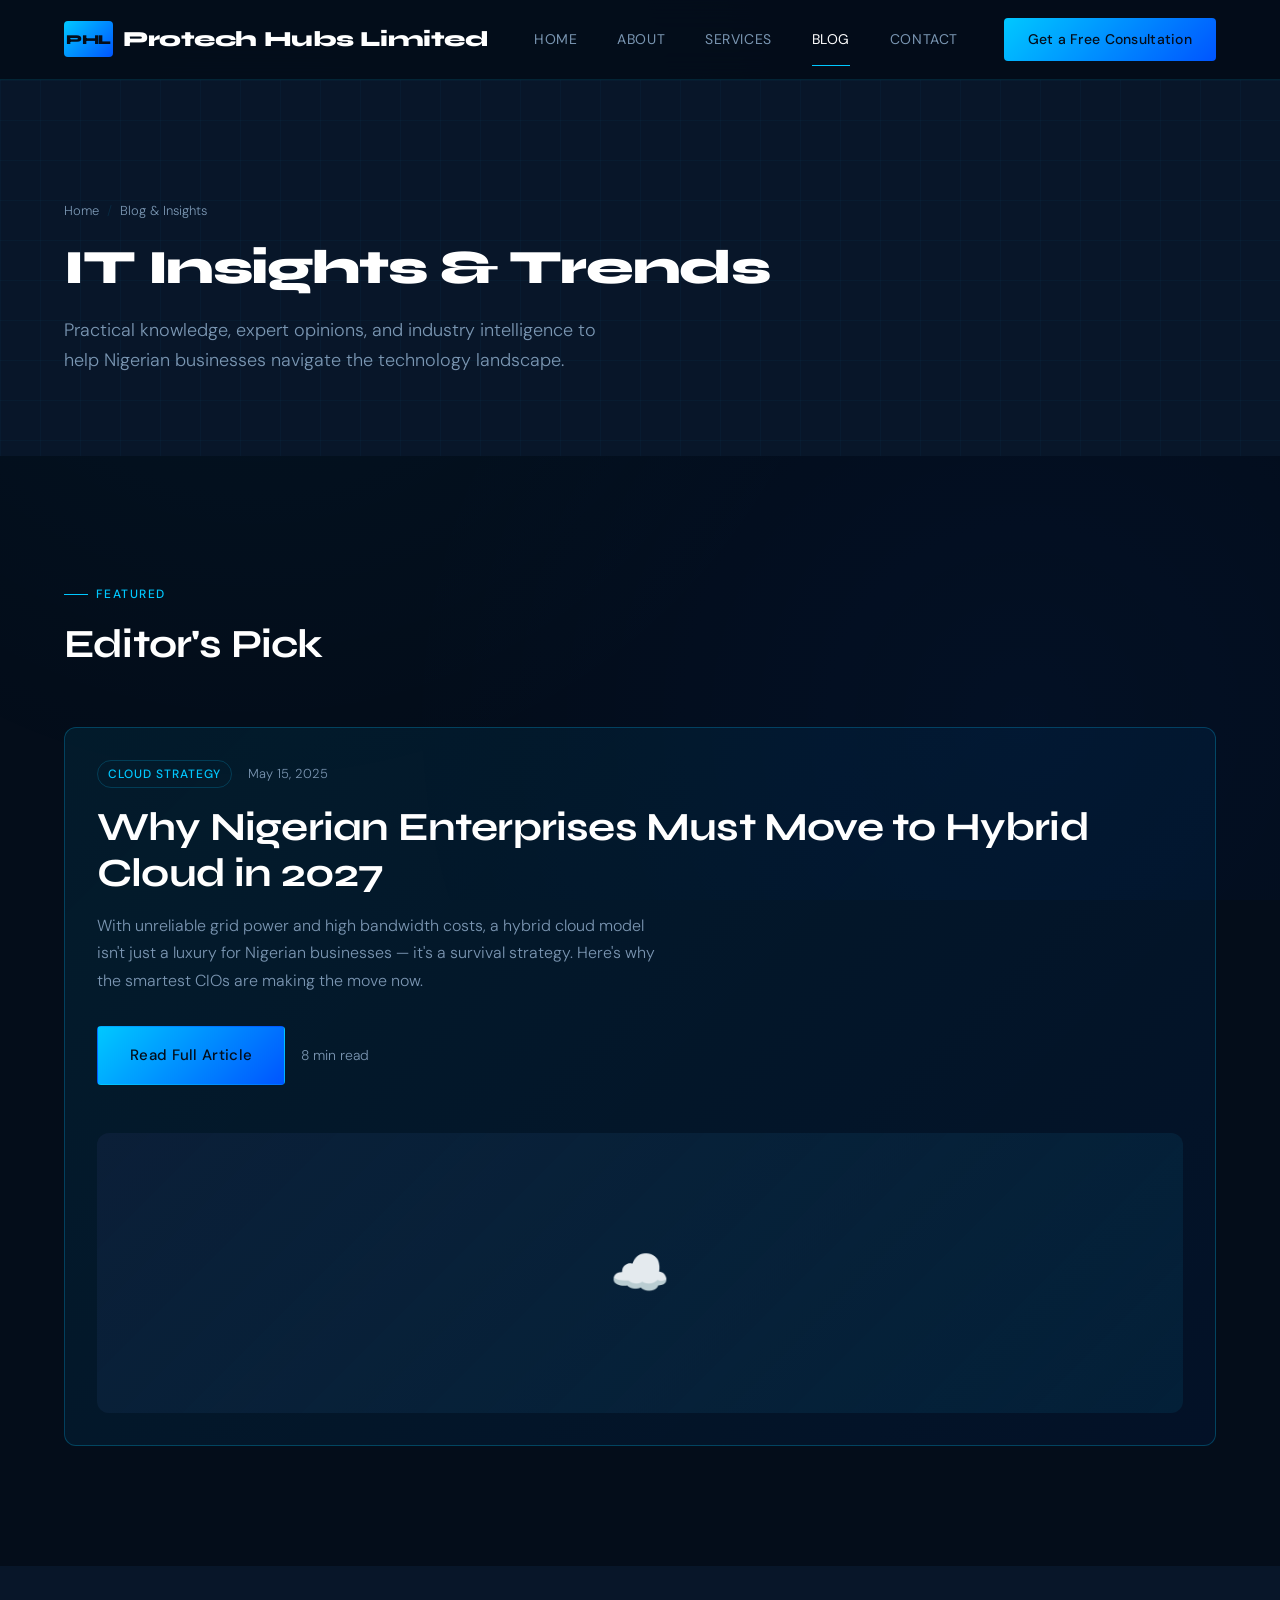
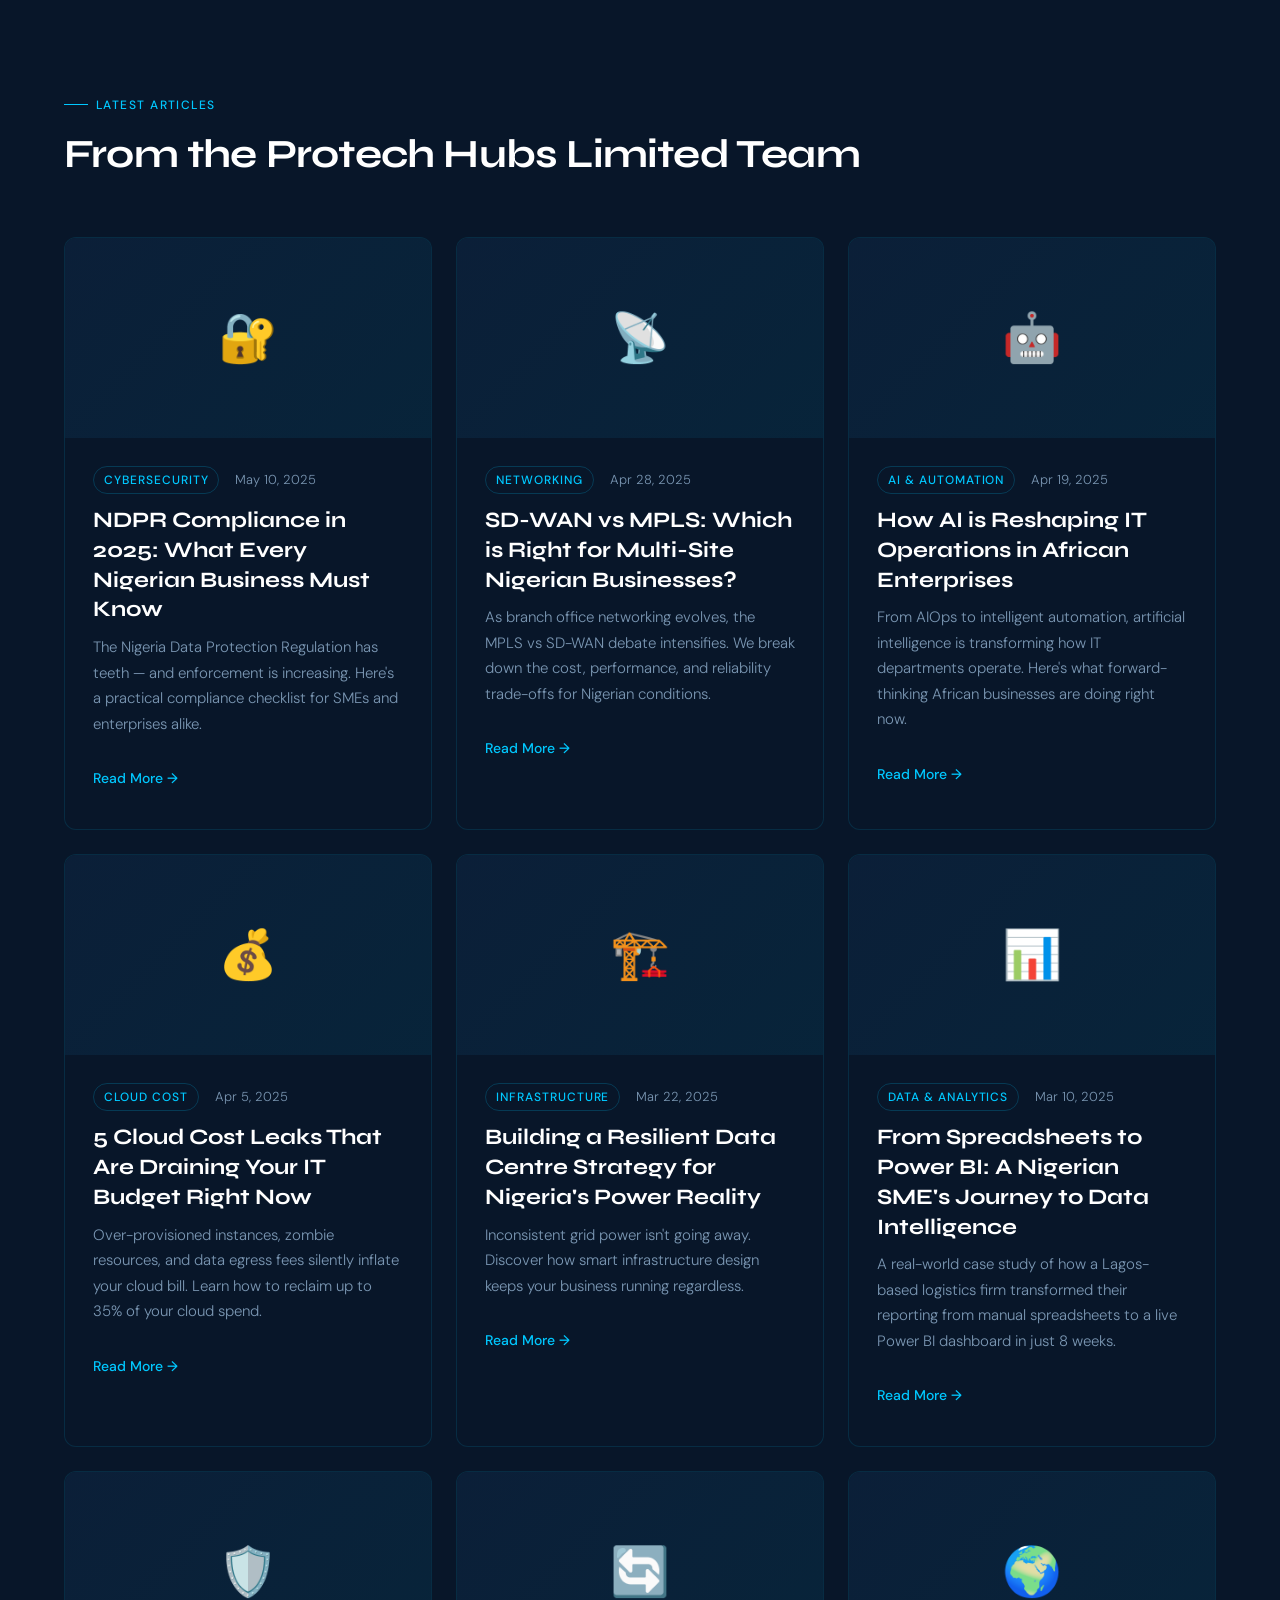
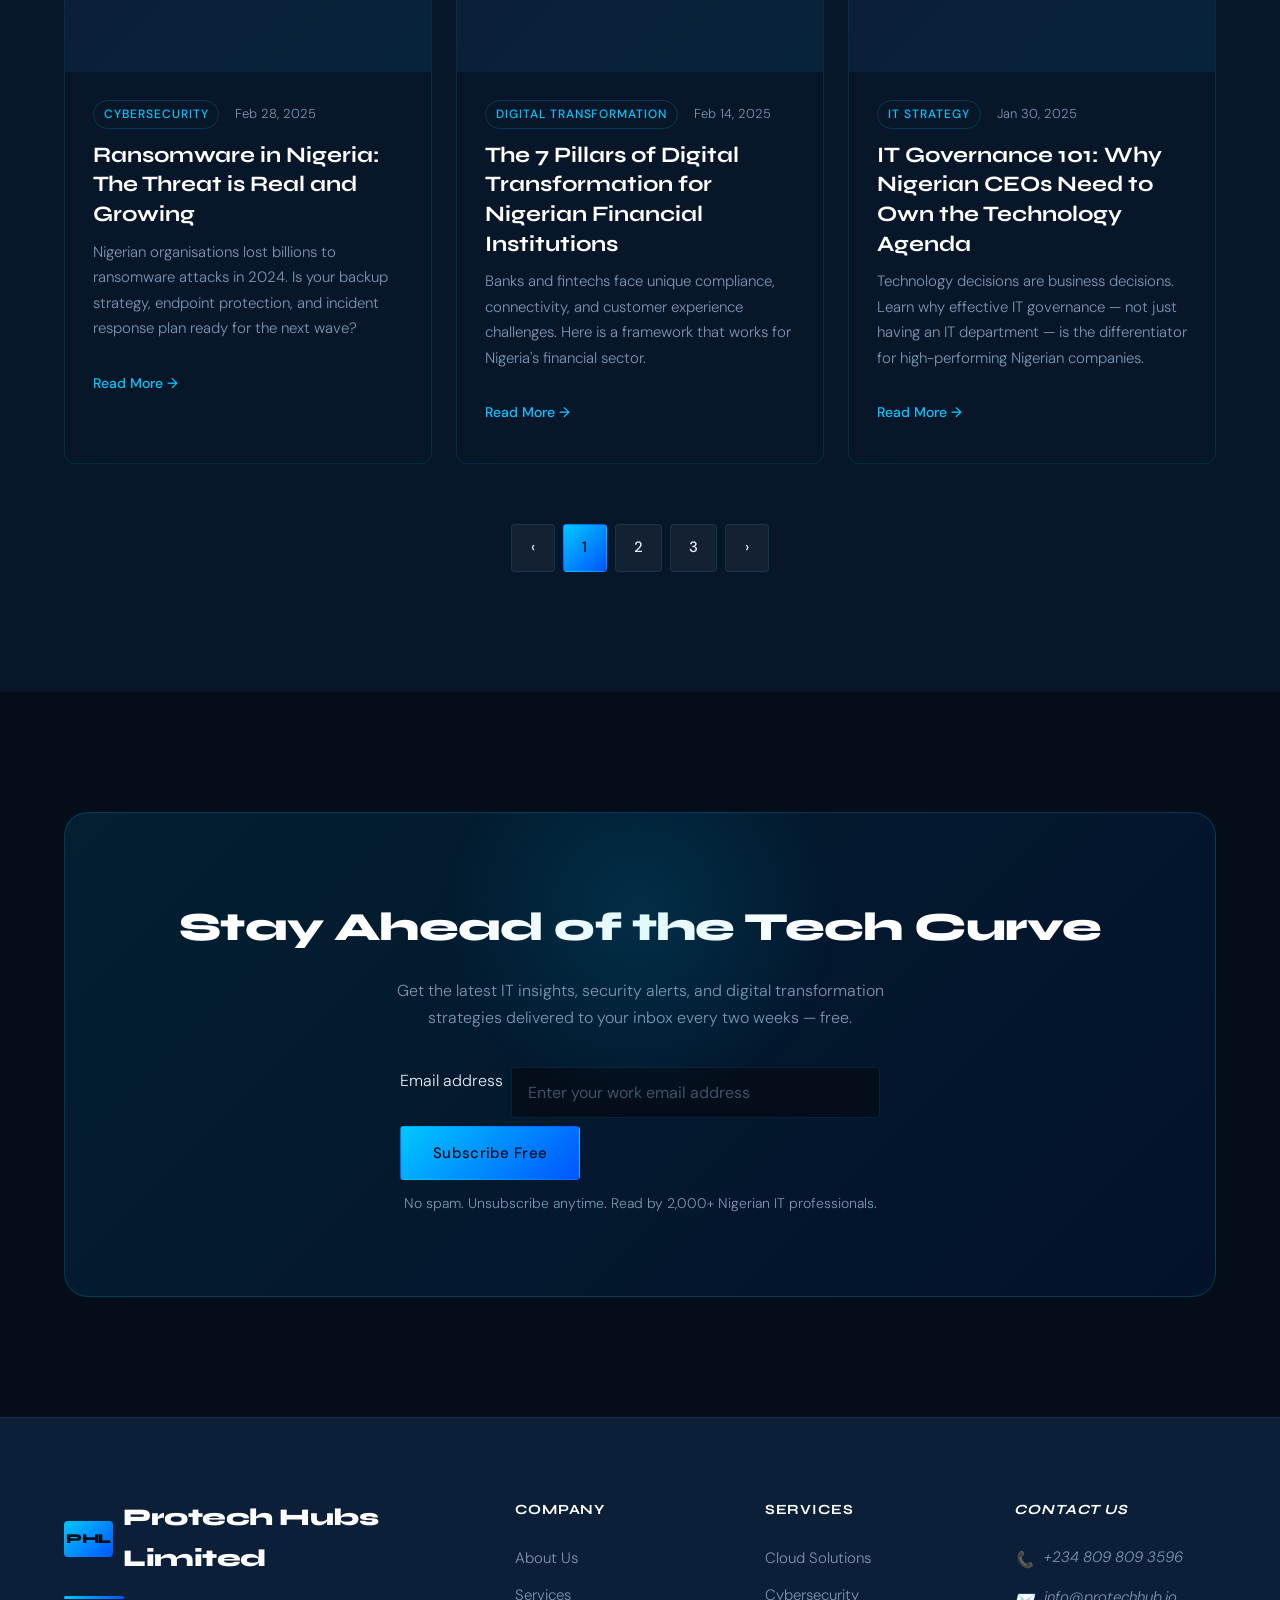
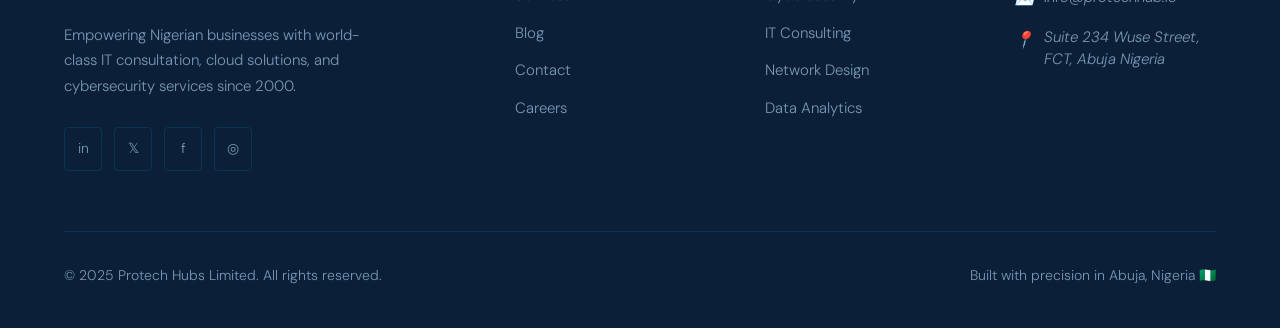
<file: blog.html>
<!doctype html>
<html lang="en">
  <head>
    <meta charset="UTF-8" />
    <meta name="viewport" content="width=device-width, initial-scale=1" />
    <title>
      Blog & Insights — Protech Hubs Limited | IT Consultation Abuja
    </title>
    <meta
      name="description"
      content="Expert IT insights, cloud computing trends, cybersecurity updates, and digital transformation advice from the Protech Hubs Limited team."
    />
    <link rel="stylesheet" href="./asset/css/style.css" />
  </head>
  <body>
    <a href="#main-content" class="skip-link">Skip to main content</a>

    <nav class="nav" aria-label="Main navigation">
      <div class="nav-inner">
        <a
          href="index.html"
          class="nav-logo"
          aria-label="Protech Hubs Limited home"
        >
          <span class="nav-logo-mark" aria-hidden="true">PHL</span>
          Protech Hubs Limited
        </a>
        <ul class="nav-links" role="list">
          <li><a href="index.html" class="nav-link">Home</a></li>
          <li><a href="about.html" class="nav-link">About</a></li>
          <li><a href="services.html" class="nav-link">Services</a></li>
          <li>
            <a
              href="blog.html"
              class="nav-link nav-link--active"
              aria-current="page"
              >Blog</a
            >
          </li>
          <li><a href="contact.html" class="nav-link">Contact</a></li>
        </ul>
        <a href="contact.html" class="nav-cta">Get a Free Consultation</a>
        <button
          class="nav-hamburger"
          popovertarget="mobile-nav"
          aria-label="Open navigation menu"
          aria-expanded="false"
          aria-controls="mobile-nav"
        >
          <span class="nav-hamburger-line" aria-hidden="true"></span>
          <span class="nav-hamburger-line" aria-hidden="true"></span>
          <span class="nav-hamburger-line" aria-hidden="true"></span>
        </button>
      </div>
    </nav>

    <div
      id="mobile-nav"
      class="nav-popover"
      popover
      role="dialog"
      aria-label="Mobile navigation"
    >
      <div class="nav-drawer">
        <div class="nav-drawer-header">
          <span class="nav-drawer-logo"
            ><span class="nav-logo-mark" aria-hidden="true">PHL</span> Protech
            Hubs</span
          >
          <button
            class="nav-drawer-close"
            popovertarget="mobile-nav"
            popovertargetaction="hide"
            aria-label="Close navigation menu"
          >
            ✕
          </button>
        </div>
        <nav class="nav-drawer-links" aria-label="Mobile navigation links">
          <a href="index.html" class="nav-drawer-link">Home</a>
          <a href="about.html" class="nav-drawer-link">About</a>
          <a href="services.html" class="nav-drawer-link">Services</a>
          <a
            href="blog.html"
            class="nav-drawer-link nav-drawer-link--active"
            aria-current="page"
            >Blog</a
          >
          <a href="contact.html" class="nav-drawer-link">Contact</a>
        </nav>
        <div class="nav-drawer-footer">
          <a href="contact.html" class="nav-drawer-cta"
            >Get a Free Consultation</a
          >
        </div>
      </div>
    </div>

    <div class="page-wrapper">
      <main id="main-content">
        <section class="page-hero" aria-labelledby="blog-hero-heading">
          <div class="page-hero-bg" aria-hidden="true"></div>
          <div class="container">
            <div class="page-hero-content">
              <nav class="page-hero-breadcrumb" aria-label="Breadcrumb">
                <a href="index.html">Home</a>
                <span class="page-hero-breadcrumb-sep" aria-hidden="true"
                  >/</span
                >
                <span aria-current="page">Blog & Insights</span>
              </nav>
              <h1 class="page-hero-title" id="blog-hero-heading">
                IT Insights & Trends
              </h1>
              <p class="page-hero-subtitle">
                Practical knowledge, expert opinions, and industry intelligence
                to help Nigerian businesses navigate the technology landscape.
              </p>
            </div>
          </div>
        </section>

        <!-- FEATURED ARTICLE -->
        <section class="section" aria-labelledby="featured-heading">
          <div class="container">
            <div class="section-header">
              <span class="section-label" aria-hidden="true">Featured</span>
              <h2 class="section-title" id="featured-heading">Editor's Pick</h2>
            </div>
            <article
              class="card card--featured"
              aria-labelledby="featured-article-title"
            >
              <!-- blog-featured-inner uses responsive grid -->
              <div
                class="blog-featured-inner"
                style="
                  display: grid;
                  grid-template-columns: 1fr;
                  gap: clamp(24px, 5vw, 48px);
                  align-items: center;
                "
              >
                <div>
                  <div class="blog-card-meta" style="margin-bottom: 16px">
                    <span class="blog-card-category">Cloud Strategy</span>
                    <time class="blog-card-date" datetime="2025-05-15"
                      >May 15, 2025</time
                    >
                  </div>
                  <h3
                    class="section-title"
                    id="featured-article-title"
                    style="font-size: var(--fs-2xl)"
                  >
                    Why Nigerian Enterprises Must Move to Hybrid Cloud in 2027
                  </h3>
                  <p class="section-subtitle" style="margin-top: 16px">
                    With unreliable grid power and high bandwidth costs, a
                    hybrid cloud model isn't just a luxury for Nigerian
                    businesses — it's a survival strategy. Here's why the
                    smartest CIOs are making the move now.
                  </p>
                  <div
                    style="
                      margin-top: clamp(20px, 4vw, 32px);
                      display: flex;
                      gap: 16px;
                      align-items: center;
                      flex-wrap: wrap;
                    "
                  >
                    <a href="#" class="btn btn--primary">Read Full Article</a>
                    <span class="text-muted" style="font-size: var(--fs-xs)"
                      >8 min read</span
                    >
                  </div>
                </div>
                <div
                  class="blog-card-image"
                  style="height: clamp(200px, 30vw, 280px); border-radius: 12px"
                  aria-hidden="true"
                >
                  ☁️
                </div>
              </div>
            </article>
          </div>
        </section>

        <!-- BLOG GRID -->
        <section class="section section--alt" aria-labelledby="latest-heading">
          <div class="container">
            <div class="section-header">
              <span class="section-label" aria-hidden="true"
                >Latest Articles</span
              >
              <h2 class="section-title" id="latest-heading">
                From the Protech Hubs Limited Team
              </h2>
            </div>

            <div class="grid grid--3 mt-60">
              <article class="blog-card" aria-labelledby="post-1-title">
                <div class="blog-card-image" aria-hidden="true">🔐</div>
                <div class="blog-card-body">
                  <div class="blog-card-meta">
                    <span class="blog-card-category">Cybersecurity</span>
                    <time class="blog-card-date" datetime="2025-05-10"
                      >May 10, 2025</time
                    >
                  </div>
                  <h3 class="blog-card-title" id="post-1-title">
                    NDPR Compliance in 2025: What Every Nigerian Business Must
                    Know
                  </h3>
                  <p class="blog-card-excerpt">
                    The Nigeria Data Protection Regulation has teeth — and
                    enforcement is increasing. Here's a practical compliance
                    checklist for SMEs and enterprises alike.
                  </p>
                  <a
                    href="#"
                    class="blog-card-read-more"
                    aria-label="Read more about NDPR Compliance"
                    >Read More →</a
                  >
                </div>
              </article>

              <article class="blog-card" aria-labelledby="post-2-title">
                <div class="blog-card-image" aria-hidden="true">📡</div>
                <div class="blog-card-body">
                  <div class="blog-card-meta">
                    <span class="blog-card-category">Networking</span>
                    <time class="blog-card-date" datetime="2025-04-28"
                      >Apr 28, 2025</time
                    >
                  </div>
                  <h3 class="blog-card-title" id="post-2-title">
                    SD-WAN vs MPLS: Which is Right for Multi-Site Nigerian
                    Businesses?
                  </h3>
                  <p class="blog-card-excerpt">
                    As branch office networking evolves, the MPLS vs SD-WAN
                    debate intensifies. We break down the cost, performance, and
                    reliability trade-offs for Nigerian conditions.
                  </p>
                  <a
                    href="#"
                    class="blog-card-read-more"
                    aria-label="Read more about SD-WAN vs MPLS"
                    >Read More →</a
                  >
                </div>
              </article>

              <article class="blog-card" aria-labelledby="post-3-title">
                <div class="blog-card-image" aria-hidden="true">🤖</div>
                <div class="blog-card-body">
                  <div class="blog-card-meta">
                    <span class="blog-card-category">AI & Automation</span>
                    <time class="blog-card-date" datetime="2025-04-19"
                      >Apr 19, 2025</time
                    >
                  </div>
                  <h3 class="blog-card-title" id="post-3-title">
                    How AI is Reshaping IT Operations in African Enterprises
                  </h3>
                  <p class="blog-card-excerpt">
                    From AIOps to intelligent automation, artificial
                    intelligence is transforming how IT departments operate.
                    Here's what forward-thinking African businesses are doing
                    right now.
                  </p>
                  <a
                    href="#"
                    class="blog-card-read-more"
                    aria-label="Read more about AI in IT operations"
                    >Read More →</a
                  >
                </div>
              </article>

              <article class="blog-card" aria-labelledby="post-4-title">
                <div class="blog-card-image" aria-hidden="true">💰</div>
                <div class="blog-card-body">
                  <div class="blog-card-meta">
                    <span class="blog-card-category">Cloud Cost</span>
                    <time class="blog-card-date" datetime="2025-04-05"
                      >Apr 5, 2025</time
                    >
                  </div>
                  <h3 class="blog-card-title" id="post-4-title">
                    5 Cloud Cost Leaks That Are Draining Your IT Budget Right
                    Now
                  </h3>
                  <p class="blog-card-excerpt">
                    Over-provisioned instances, zombie resources, and data
                    egress fees silently inflate your cloud bill. Learn how to
                    reclaim up to 35% of your cloud spend.
                  </p>
                  <a
                    href="#"
                    class="blog-card-read-more"
                    aria-label="Read more about cloud cost leaks"
                    >Read More →</a
                  >
                </div>
              </article>

              <article class="blog-card" aria-labelledby="post-5-title">
                <div class="blog-card-image" aria-hidden="true">🏗️</div>
                <div class="blog-card-body">
                  <div class="blog-card-meta">
                    <span class="blog-card-category">Infrastructure</span>
                    <time class="blog-card-date" datetime="2025-03-22"
                      >Mar 22, 2025</time
                    >
                  </div>
                  <h3 class="blog-card-title" id="post-5-title">
                    Building a Resilient Data Centre Strategy for Nigeria's
                    Power Reality
                  </h3>
                  <p class="blog-card-excerpt">
                    Inconsistent grid power isn't going away. Discover how smart
                    infrastructure design keeps your business running
                    regardless.
                  </p>
                  <a
                    href="#"
                    class="blog-card-read-more"
                    aria-label="Read more about data centre resilience"
                    >Read More →</a
                  >
                </div>
              </article>

              <article class="blog-card" aria-labelledby="post-6-title">
                <div class="blog-card-image" aria-hidden="true">📊</div>
                <div class="blog-card-body">
                  <div class="blog-card-meta">
                    <span class="blog-card-category">Data & Analytics</span>
                    <time class="blog-card-date" datetime="2025-03-10"
                      >Mar 10, 2025</time
                    >
                  </div>
                  <h3 class="blog-card-title" id="post-6-title">
                    From Spreadsheets to Power BI: A Nigerian SME's Journey to
                    Data Intelligence
                  </h3>
                  <p class="blog-card-excerpt">
                    A real-world case study of how a Lagos-based logistics firm
                    transformed their reporting from manual spreadsheets to a
                    live Power BI dashboard in just 8 weeks.
                  </p>
                  <a
                    href="#"
                    class="blog-card-read-more"
                    aria-label="Read more about Power BI transformation"
                    >Read More →</a
                  >
                </div>
              </article>

              <article class="blog-card" aria-labelledby="post-7-title">
                <div class="blog-card-image" aria-hidden="true">🛡️</div>
                <div class="blog-card-body">
                  <div class="blog-card-meta">
                    <span class="blog-card-category">Cybersecurity</span>
                    <time class="blog-card-date" datetime="2025-02-28"
                      >Feb 28, 2025</time
                    >
                  </div>
                  <h3 class="blog-card-title" id="post-7-title">
                    Ransomware in Nigeria: The Threat is Real and Growing
                  </h3>
                  <p class="blog-card-excerpt">
                    Nigerian organisations lost billions to ransomware attacks
                    in 2024. Is your backup strategy, endpoint protection, and
                    incident response plan ready for the next wave?
                  </p>
                  <a
                    href="#"
                    class="blog-card-read-more"
                    aria-label="Read more about ransomware threats"
                    >Read More →</a
                  >
                </div>
              </article>

              <article class="blog-card" aria-labelledby="post-8-title">
                <div class="blog-card-image" aria-hidden="true">🔄</div>
                <div class="blog-card-body">
                  <div class="blog-card-meta">
                    <span class="blog-card-category"
                      >Digital Transformation</span
                    >
                    <time class="blog-card-date" datetime="2025-02-14"
                      >Feb 14, 2025</time
                    >
                  </div>
                  <h3 class="blog-card-title" id="post-8-title">
                    The 7 Pillars of Digital Transformation for Nigerian
                    Financial Institutions
                  </h3>
                  <p class="blog-card-excerpt">
                    Banks and fintechs face unique compliance, connectivity, and
                    customer experience challenges. Here is a framework that
                    works for Nigeria's financial sector.
                  </p>
                  <a
                    href="#"
                    class="blog-card-read-more"
                    aria-label="Read more about digital transformation"
                    >Read More →</a
                  >
                </div>
              </article>

              <article class="blog-card" aria-labelledby="post-9-title">
                <div class="blog-card-image" aria-hidden="true">🌍</div>
                <div class="blog-card-body">
                  <div class="blog-card-meta">
                    <span class="blog-card-category">IT Strategy</span>
                    <time class="blog-card-date" datetime="2025-01-30"
                      >Jan 30, 2025</time
                    >
                  </div>
                  <h3 class="blog-card-title" id="post-9-title">
                    IT Governance 101: Why Nigerian CEOs Need to Own the
                    Technology Agenda
                  </h3>
                  <p class="blog-card-excerpt">
                    Technology decisions are business decisions. Learn why
                    effective IT governance — not just having an IT department —
                    is the differentiator for high-performing Nigerian
                    companies.
                  </p>
                  <a
                    href="#"
                    class="blog-card-read-more"
                    aria-label="Read more about IT governance"
                    >Read More →</a
                  >
                </div>
              </article>
            </div>

            <!-- Pagination -->
            <nav
              class="flex flex-center mt-60"
              style="gap: 8px"
              aria-label="Blog pagination"
            >
              <a
                href="#"
                class="btn btn--ghost"
                style="padding: 10px 18px; min-width: 44px"
                aria-label="Previous page"
                >‹</a
              >
              <a
                href="#"
                class="btn btn--primary"
                style="padding: 10px 18px; min-width: 44px"
                aria-label="Page 1, current"
                aria-current="page"
                >1</a
              >
              <a
                href="#"
                class="btn btn--ghost"
                style="padding: 10px 18px; min-width: 44px"
                aria-label="Page 2"
                >2</a
              >
              <a
                href="#"
                class="btn btn--ghost"
                style="padding: 10px 18px; min-width: 44px"
                aria-label="Page 3"
                >3</a
              >
              <a
                href="#"
                class="btn btn--ghost"
                style="padding: 10px 18px; min-width: 44px"
                aria-label="Next page"
                >›</a
              >
            </nav>
          </div>
        </section>

        <!-- NEWSLETTER -->
        <section class="section" aria-labelledby="newsletter-heading">
          <div class="container">
            <div class="cta-banner">
              <h2 class="cta-banner-title" id="newsletter-heading">
                Stay Ahead of the Tech Curve
              </h2>
              <p class="cta-banner-text">
                Get the latest IT insights, security alerts, and digital
                transformation strategies delivered to your inbox every two
                weeks — free.
              </p>
              <div style="max-width: 480px; margin: 0 auto; width: 100%">
                <div
                  style="display: flex; gap: 8px; width: 100%; flex-wrap: wrap"
                >
                  <label for="newsletter-email" class="sr-only"
                    >Email address</label
                  >
                  <input
                    type="email"
                    id="newsletter-email"
                    class="form-input"
                    placeholder="Enter your work email address"
                    style="flex: 1; min-width: 200px"
                  />
                  <button
                    class="btn btn--primary"
                    type="button"
                    style="white-space: nowrap"
                  >
                    Subscribe Free
                  </button>
                </div>
                <p
                  class="text-muted"
                  style="
                    font-size: var(--fs-xs);
                    text-align: center;
                    margin-top: 12px;
                  "
                >
                  No spam. Unsubscribe anytime. Read by 2,000+ Nigerian IT
                  professionals.
                </p>
              </div>
            </div>
          </div>
        </section>
      </main>

      <footer class="footer" role="contentinfo">
        <div class="container">
          <div class="footer-grid">
            <div>
              <div class="footer-brand-logo">
                <span class="nav-logo-mark" aria-hidden="true">PHL</span>
                Protech Hubs Limited
              </div>
              <div class="footer-accent-bar" aria-hidden="true"></div>
              <p class="footer-brand-tagline">
                Empowering Nigerian businesses with world-class IT consultation,
                cloud solutions, and cybersecurity services since 2000.
              </p>
              <div class="footer-socials" aria-label="Social media">
                <a href="#" class="footer-social-link" aria-label="LinkedIn"
                  >in</a
                >
                <a href="#" class="footer-social-link" aria-label="Twitter / X"
                  >𝕏</a
                >
                <a href="#" class="footer-social-link" aria-label="Facebook"
                  >f</a
                >
                <a href="#" class="footer-social-link" aria-label="Instagram"
                  >◎</a
                >
              </div>
            </div>
            <nav aria-label="Company links">
              <h3 class="footer-col-title">Company</h3>
              <ul class="footer-links" role="list">
                <li><a href="about.html" class="footer-link">About Us</a></li>
                <li>
                  <a href="services.html" class="footer-link">Services</a>
                </li>
                <li><a href="blog.html" class="footer-link">Blog</a></li>
                <li><a href="contact.html" class="footer-link">Contact</a></li>
                <li><a href="#" class="footer-link">Careers</a></li>
              </ul>
            </nav>
            <nav aria-label="Services links">
              <h3 class="footer-col-title">Services</h3>
              <ul class="footer-links" role="list">
                <li>
                  <a href="services.html" class="footer-link"
                    >Cloud Solutions</a
                  >
                </li>
                <li>
                  <a href="services.html" class="footer-link">Cybersecurity</a>
                </li>
                <li>
                  <a href="services.html" class="footer-link">IT Consulting</a>
                </li>
                <li>
                  <a href="services.html" class="footer-link">Network Design</a>
                </li>
                <li>
                  <a href="services.html" class="footer-link">Data Analytics</a>
                </li>
              </ul>
            </nav>
            <address>
              <h3 class="footer-col-title">Contact Us</h3>
              <div class="footer-contact-item">
                <span class="footer-contact-icon" aria-hidden="true">📞</span
                ><a href="tel:+2348098093596">+234 809 809 3596</a>
              </div>
              <div class="footer-contact-item">
                <span class="footer-contact-icon" aria-hidden="true">✉️</span
                ><a href="mailto:preshengr@mail.com">info@protechhub.io</a>
              </div>
              <div class="footer-contact-item">
                <span class="footer-contact-icon" aria-hidden="true">📍</span
                ><span>Suite 234 Wuse Street,<br />FCT, Abuja Nigeria</span>
              </div>
            </address>
          </div>
          <div class="footer-bottom">
            <span>© 2025 Protech Hubs Limited. All rights reserved.</span>
            <span>Built with precision in Abuja, Nigeria 🇳🇬</span>
          </div>
        </div>
      </footer>
    </div>
  </body>
</html>
</file>
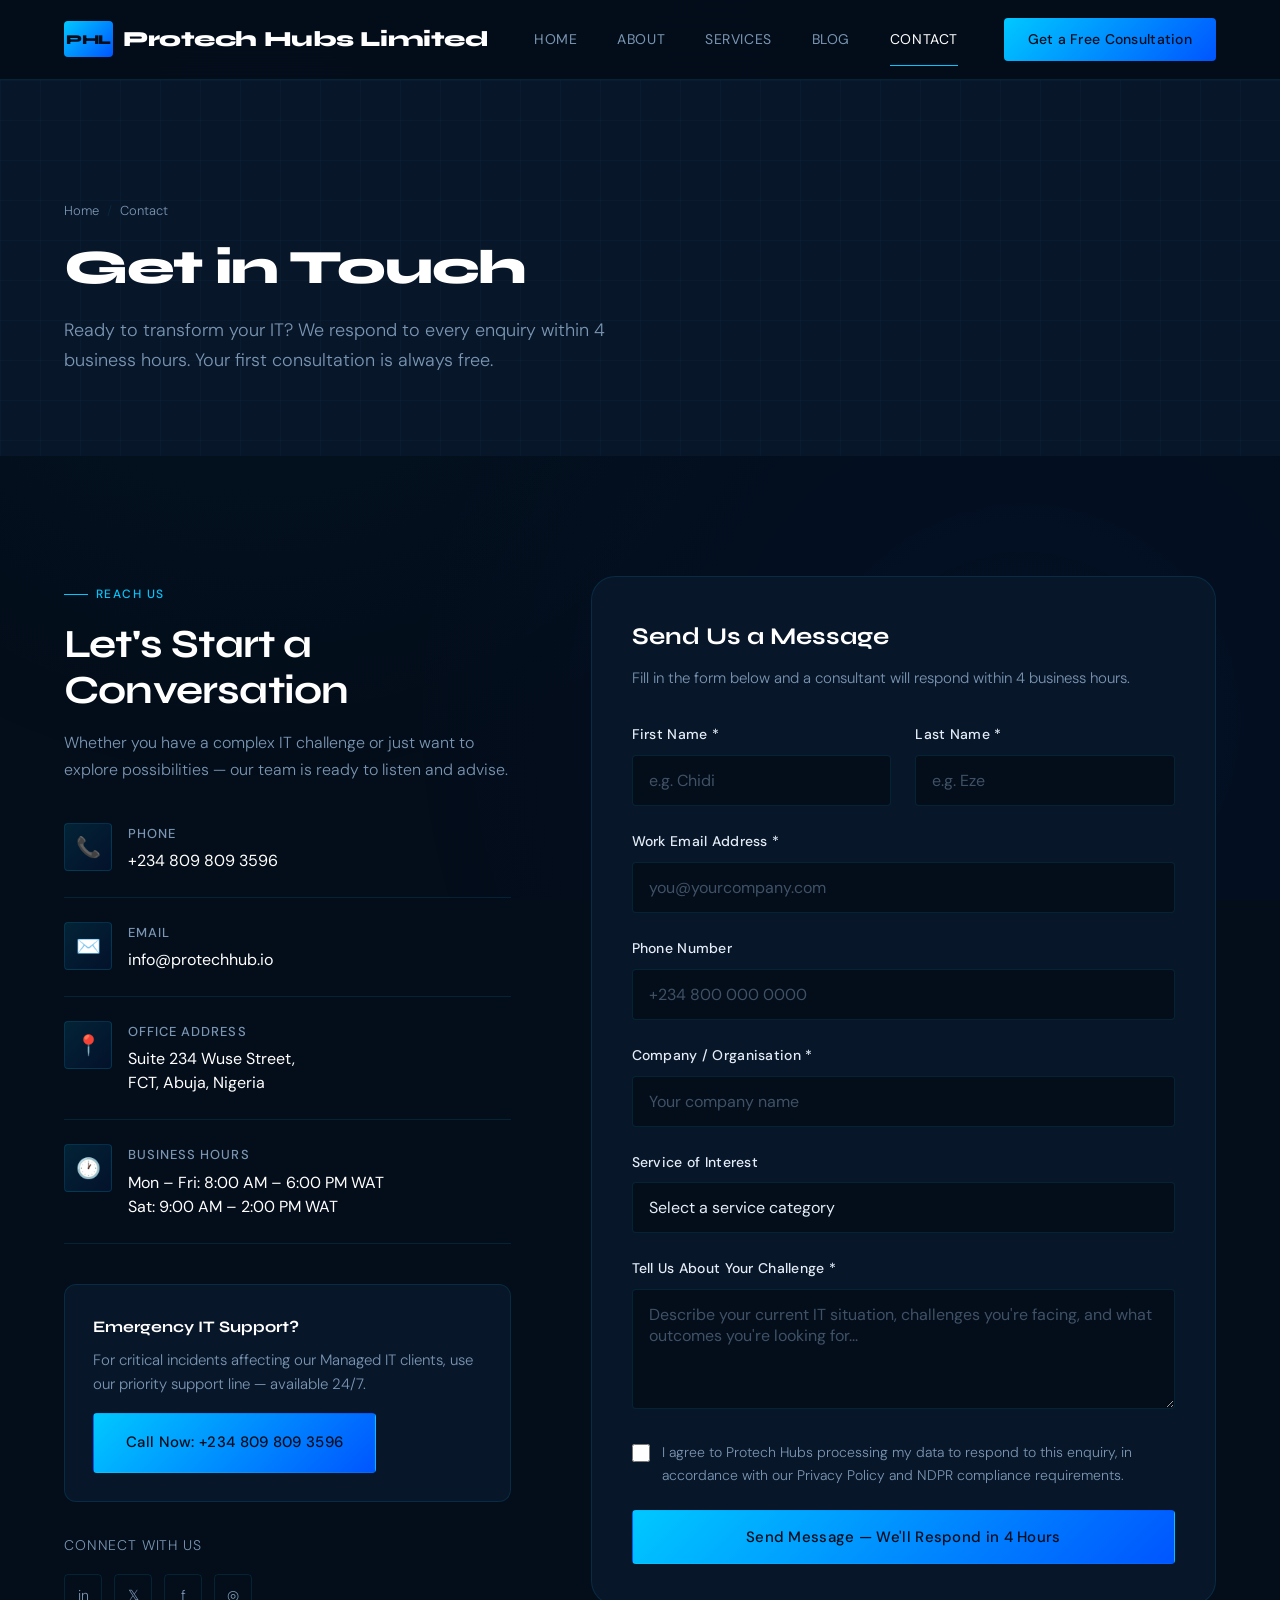
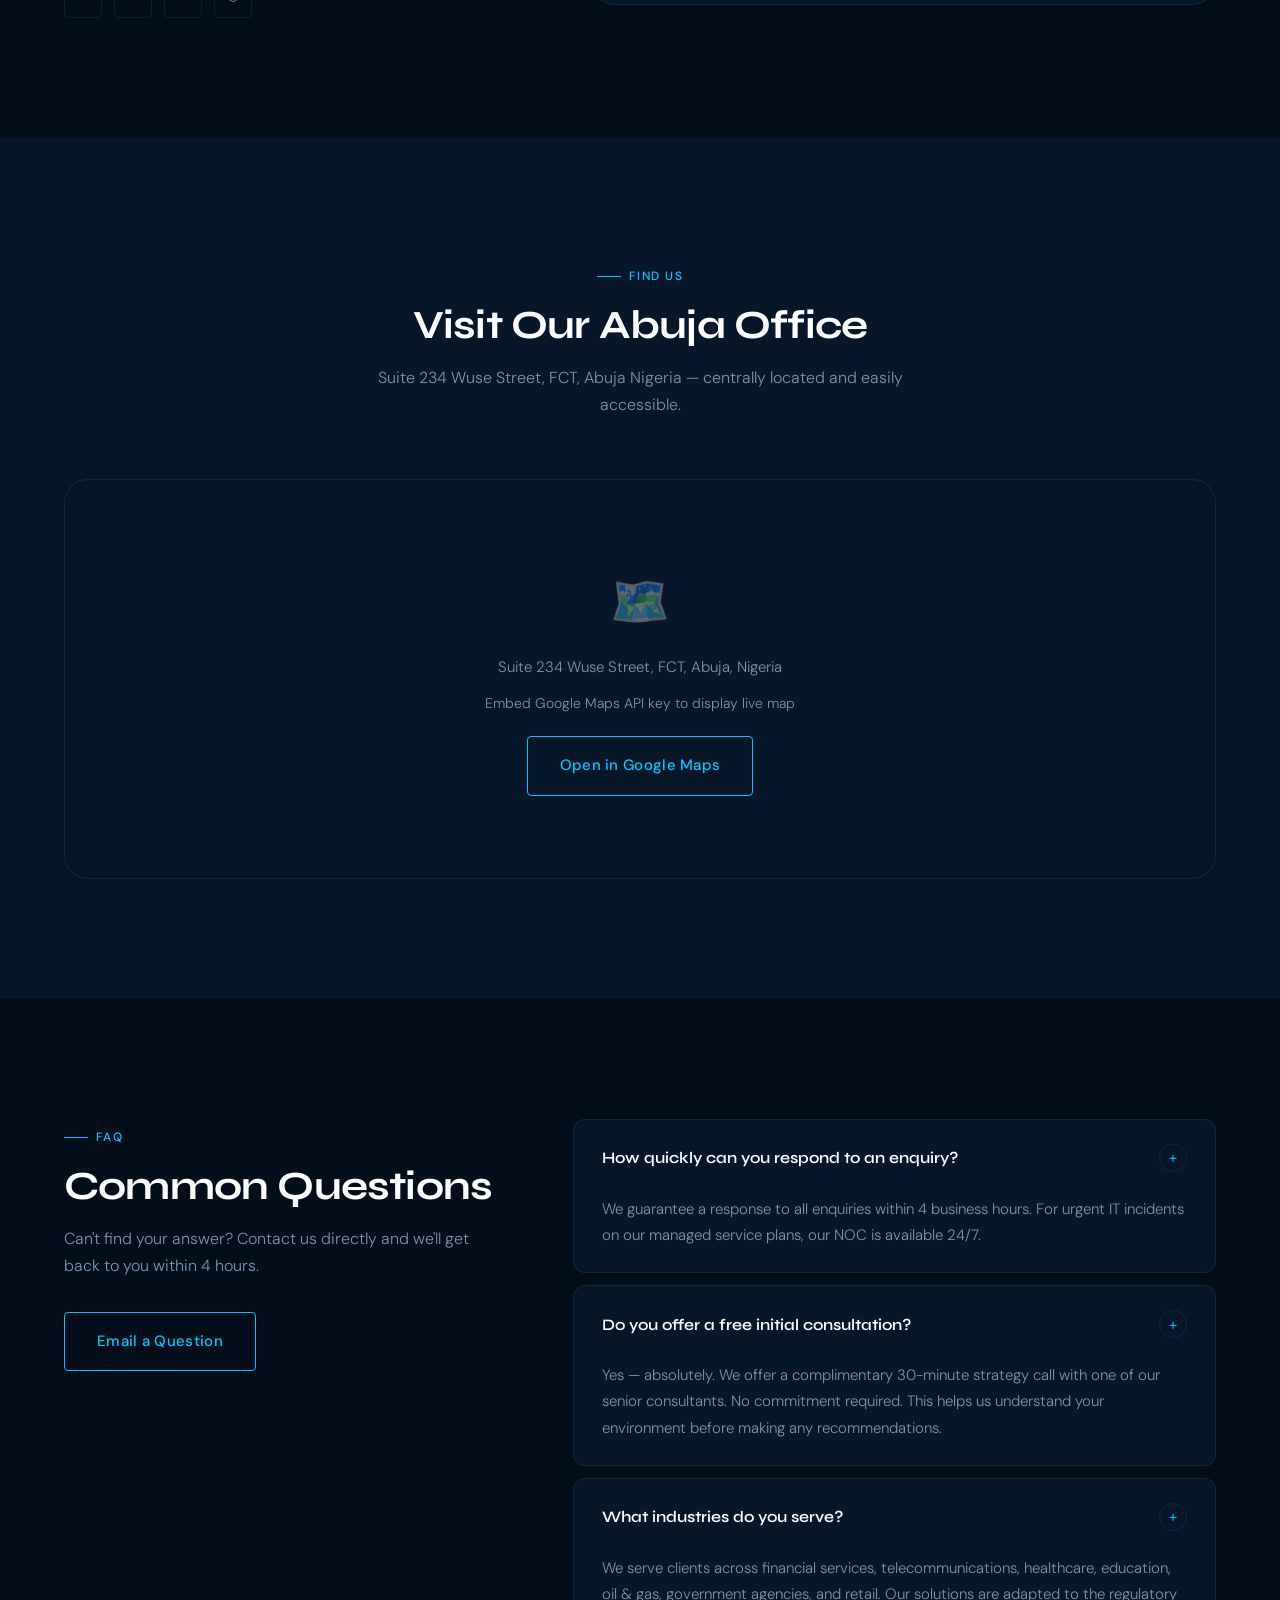
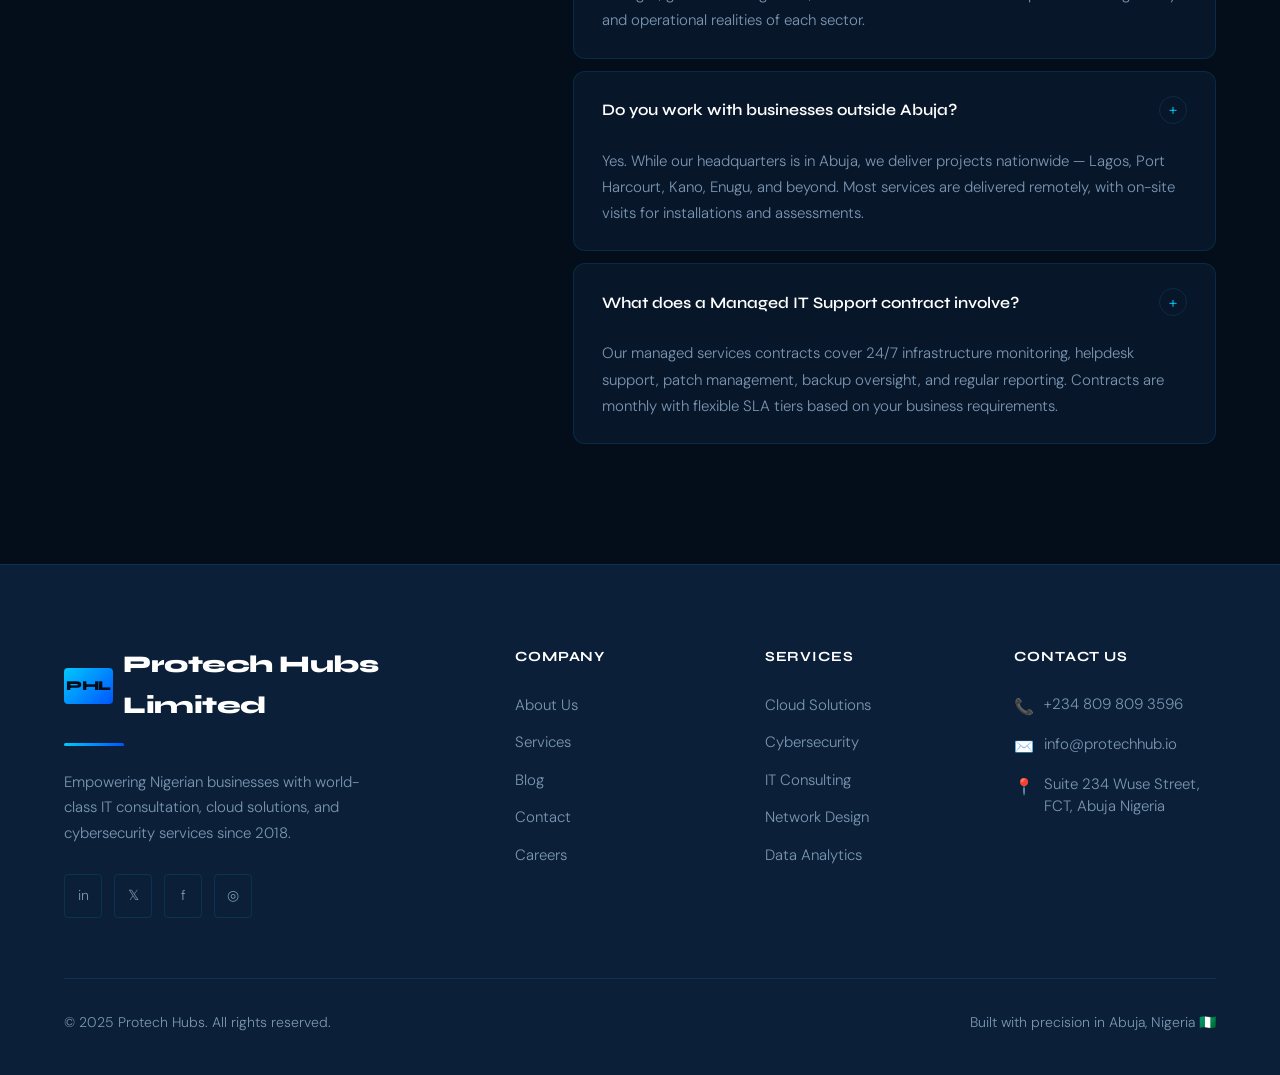
<file: contact.html>
<!doctype html>
<html lang="en">
  <head>
    <meta charset="UTF-8" />
    <meta name="viewport" content="width=device-width, initial-scale=1.0" />
    <title>Contact Us — Protech Hubs | IT Consultation Abuja</title>
    <meta
      name="description"
      content="Get in touch with Protech Hubs. Visit us at Suite 234 Wuse Street, FCT Abuja or call +2348098093596. Book a free IT consultation today."
    />
    <link rel="stylesheet" href="asset/css/style.css" />
  </head>
  <body>
    <!-- NAVIGATION -->
    <nav class="nav">
      <div class="nav-inner">
        <a href="index.html" class="nav-logo">
          <span class="nav-logo-mark">PHL</span>
          Protech Hubs Limited
        </a>
        <ul class="nav-links">
          <li><a href="index.html" class="nav-link">Home</a></li>
          <li><a href="about.html" class="nav-link">About</a></li>
          <li><a href="services.html" class="nav-link">Services</a></li>
          <li><a href="blog.html" class="nav-link">Blog</a></li>
          <li>
            <a href="contact.html" class="nav-link nav-link--active">Contact</a>
          </li>
        </ul>
        <a href="contact.html" class="nav-cta">Get a Free Consultation</a>
        <button class="nav-hamburger" aria-label="Toggle menu">
          <span class="nav-hamburger-line"></span>
          <span class="nav-hamburger-line"></span>
          <span class="nav-hamburger-line"></span>
        </button>
      </div>
    </nav>

    <div class="page-wrapper">
      <!-- PAGE HERO -->
      <section class="page-hero">
        <div class="page-hero-bg"></div>
        <div class="container">
          <div class="page-hero-content">
            <div class="page-hero-breadcrumb">
              <a href="index.html">Home</a>
              <span class="page-hero-breadcrumb-sep">/</span>
              <span>Contact</span>
            </div>
            <h1 class="page-hero-title">Get in Touch</h1>
            <p class="page-hero-subtitle">
              Ready to transform your IT? We respond to every enquiry within 4
              business hours. Your first consultation is always free.
            </p>
          </div>
        </div>
      </section>

      <!-- CONTACT MAIN -->
      <section class="section">
        <div class="container">
          <div class="contact-layout">
            <!-- Contact Info Column -->
            <div>
              <span class="section-label">Reach Us</span>
              <h2 class="section-title">Let's Start a Conversation</h2>
              <p class="section-subtitle" style="margin-bottom: 40px">
                Whether you have a complex IT challenge or just want to explore
                possibilities — our team is ready to listen and advise.
              </p>

              <div>
                <div class="contact-info-item">
                  <div class="contact-info-icon-wrap">📞</div>
                  <div>
                    <div class="contact-info-label">Phone</div>
                    <div class="contact-info-value">
                      <a href="tel:+2348098093596" class="text-white"
                        >+234 809 809 3596</a
                      >
                    </div>
                  </div>
                </div>

                <div class="contact-info-item">
                  <div class="contact-info-icon-wrap">✉️</div>
                  <div>
                    <div class="contact-info-label">Email</div>
                    <div class="contact-info-value">
                      <a href="mailto:preshengr@mail.com" class="text-white"
                        >info@protechhub.io</a
                      >
                    </div>
                  </div>
                </div>

                <div class="contact-info-item">
                  <div class="contact-info-icon-wrap">📍</div>
                  <div>
                    <div class="contact-info-label">Office Address</div>
                    <div class="contact-info-value">
                      Suite 234 Wuse Street,<br />FCT, Abuja, Nigeria
                    </div>
                  </div>
                </div>

                <div class="contact-info-item">
                  <div class="contact-info-icon-wrap">🕐</div>
                  <div>
                    <div class="contact-info-label">Business Hours</div>
                    <div class="contact-info-value">
                      Mon – Fri: 8:00 AM – 6:00 PM WAT<br />Sat: 9:00 AM – 2:00
                      PM WAT
                    </div>
                  </div>
                </div>
              </div>

              <!-- Quick-contact badges -->
              <div
                style="
                  margin-top: 40px;
                  padding: 28px;
                  background: var(--clr-surface);
                  border: 1px solid var(--clr-border);
                  border-radius: 12px;
                "
              >
                <h3
                  style="
                    font-family: var(--font-display);
                    font-size: 1rem;
                    font-weight: 700;
                    color: var(--clr-white);
                    margin-bottom: 8px;
                  "
                >
                  Emergency IT Support?
                </h3>
                <p
                  style="
                    font-size: 0.9375rem;
                    color: var(--clr-muted);
                    margin-bottom: 16px;
                    line-height: 1.65;
                  "
                >
                  For critical incidents affecting our Managed IT clients, use
                  our priority support line — available 24/7.
                </p>
                <a href="tel:+2348098093596" class="btn btn--primary"
                  >Call Now: +234 809 809 3596</a
                >
              </div>

              <!-- Social Links -->
              <div style="margin-top: 32px">
                <p
                  style="
                    font-size: 0.875rem;
                    color: var(--clr-muted);
                    margin-bottom: 16px;
                    letter-spacing: 0.06em;
                    text-transform: uppercase;
                  "
                >
                  Connect With Us
                </p>
                <div class="footer-socials">
                  <a href="#" class="footer-social-link" aria-label="LinkedIn"
                    >in</a
                  >
                  <a href="#" class="footer-social-link" aria-label="Twitter"
                    >𝕏</a
                  >
                  <a href="#" class="footer-social-link" aria-label="Facebook"
                    >f</a
                  >
                  <a href="#" class="footer-social-link" aria-label="Instagram"
                    >◎</a
                  >
                </div>
              </div>
            </div>

            <!-- Contact Form Column -->
            <div class="contact-form">
              <h2
                style="
                  font-family: var(--font-display);
                  font-size: 1.5rem;
                  font-weight: 700;
                  color: var(--clr-white);
                  margin-bottom: 8px;
                "
              >
                Send Us a Message
              </h2>
              <p
                style="
                  font-size: 0.9375rem;
                  color: var(--clr-muted);
                  margin-bottom: 32px;
                "
              >
                Fill in the form below and a consultant will respond within 4
                business hours.
              </p>

              <div class="form-row">
                <div class="form-group">
                  <label for="first-name" class="form-label"
                    >First Name *</label
                  >
                  <input
                    type="text"
                    id="first-name"
                    name="first-name"
                    class="form-input"
                    placeholder="e.g. Chidi"
                    required
                  />
                </div>
                <div class="form-group">
                  <label for="last-name" class="form-label">Last Name *</label>
                  <input
                    type="text"
                    id="last-name"
                    name="last-name"
                    class="form-input"
                    placeholder="e.g. Eze"
                    required
                  />
                </div>
              </div>

              <div class="form-group">
                <label for="email" class="form-label"
                  >Work Email Address *</label
                >
                <input
                  type="email"
                  id="email"
                  name="email"
                  class="form-input"
                  placeholder="you@yourcompany.com"
                  required
                />
              </div>

              <div class="form-group">
                <label for="phone" class="form-label">Phone Number</label>
                <input
                  type="tel"
                  id="phone"
                  name="phone"
                  class="form-input"
                  placeholder="+234 800 000 0000"
                />
              </div>

              <div class="form-group">
                <label for="company" class="form-label"
                  >Company / Organisation *</label
                >
                <input
                  type="text"
                  id="company"
                  name="company"
                  class="form-input"
                  placeholder="Your company name"
                  required
                />
              </div>

              <div class="form-group">
                <label for="service" class="form-label"
                  >Service of Interest</label
                >
                <select id="service" name="service" class="form-select">
                  <option value="" disabled selected>
                    Select a service category
                  </option>
                  <option value="cloud">Cloud Infrastructure</option>
                  <option value="cybersecurity">Cybersecurity</option>
                  <option value="consulting">IT Strategy Consulting</option>
                  <option value="network">Network Architecture</option>
                  <option value="data">Data & Analytics</option>
                  <option value="managed">Managed IT Support</option>
                  <option value="software">Software Development</option>
                  <option value="hardware">Hardware Procurement</option>
                  <option value="uc">Unified Communications</option>
                  <option value="other">Other / Not Sure</option>
                </select>
              </div>

              <div class="form-group">
                <label for="message" class="form-label"
                  >Tell Us About Your Challenge *</label
                >
                <textarea
                  id="message"
                  name="message"
                  class="form-textarea"
                  placeholder="Describe your current IT situation, challenges you're facing, and what outcomes you're looking for..."
                  required
                ></textarea>
              </div>

              <div
                class="form-group"
                style="display: flex; align-items: flex-start; gap: 12px"
              >
                <input
                  type="checkbox"
                  id="consent"
                  name="consent"
                  style="
                    width: 18px;
                    height: 18px;
                    flex-shrink: 0;
                    margin-top: 3px;
                    accent-color: var(--clr-accent);
                    cursor: pointer;
                  "
                  required
                />
                <label
                  for="consent"
                  style="
                    font-size: 0.875rem;
                    color: var(--clr-muted);
                    line-height: 1.6;
                    cursor: pointer;
                  "
                >
                  I agree to Protech Hubs processing my data to respond to this
                  enquiry, in accordance with our Privacy Policy and NDPR
                  compliance requirements.
                </label>
              </div>

              <button
                type="submit"
                class="btn btn--primary w-full"
                style="justify-content: center"
              >
                Send Message — We'll Respond in 4 Hours
              </button>
            </div>
          </div>
        </div>
      </section>

      <!-- MAP SECTION  — HEIGHT: 400px -->
      <section class="section section--alt">
        <div class="container">
          <div class="section-header section-header--center">
            <span class="section-label">Find Us</span>
            <h2 class="section-title">Visit Our Abuja Office</h2>
            <p class="section-subtitle">
              Suite 234 Wuse Street, FCT, Abuja Nigeria — centrally located and
              easily accessible.
            </p>
          </div>

          <div class="map-block mt-60">
            <div class="map-block-icon">🗺️</div>
            <p>Suite 234 Wuse Street, FCT, Abuja, Nigeria</p>
            <p class="text-muted" style="font-size: 0.875rem">
              Embed Google Maps API key to display live map
            </p>
            <a
              href="https://maps.google.com/?q=Wuse+Abuja+Nigeria"
              target="_blank"
              rel="noopener noreferrer"
              class="btn btn--outline"
              style="margin-top: 8px"
              >Open in Google Maps</a
            >
          </div>
        </div>
      </section>

      <!-- FAQ -->
      <section class="section">
        <div class="container">
          <div
            style="
              display: grid;
              grid-template-columns: 1fr 1.5fr;
              gap: 80px;
              align-items: start;
            "
          >
            <div>
              <span class="section-label">FAQ</span>
              <h2 class="section-title">Common Questions</h2>
              <p class="section-subtitle">
                Can't find your answer? Contact us directly and we'll get back
                to you within 4 hours.
              </p>
              <a href="mailto:preshengr@mail.com" class="btn btn--outline mt-32"
                >Email a Question</a
              >
            </div>

            <div class="accordion">
              <div class="accordion-item">
                <div class="accordion-header">
                  <h3 class="accordion-question">
                    How quickly can you respond to an enquiry?
                  </h3>
                  <span class="accordion-toggle">+</span>
                </div>
                <p class="accordion-answer">
                  We guarantee a response to all enquiries within 4 business
                  hours. For urgent IT incidents on our managed service plans,
                  our NOC is available 24/7.
                </p>
              </div>

              <div class="accordion-item">
                <div class="accordion-header">
                  <h3 class="accordion-question">
                    Do you offer a free initial consultation?
                  </h3>
                  <span class="accordion-toggle">+</span>
                </div>
                <p class="accordion-answer">
                  Yes — absolutely. We offer a complimentary 30-minute strategy
                  call with one of our senior consultants. No commitment
                  required. This helps us understand your environment before
                  making any recommendations.
                </p>
              </div>

              <div class="accordion-item">
                <div class="accordion-header">
                  <h3 class="accordion-question">
                    What industries do you serve?
                  </h3>
                  <span class="accordion-toggle">+</span>
                </div>
                <p class="accordion-answer">
                  We serve clients across financial services,
                  telecommunications, healthcare, education, oil & gas,
                  government agencies, and retail. Our solutions are adapted to
                  the regulatory and operational realities of each sector.
                </p>
              </div>

              <div class="accordion-item">
                <div class="accordion-header">
                  <h3 class="accordion-question">
                    Do you work with businesses outside Abuja?
                  </h3>
                  <span class="accordion-toggle">+</span>
                </div>
                <p class="accordion-answer">
                  Yes. While our headquarters is in Abuja, we deliver projects
                  nationwide — Lagos, Port Harcourt, Kano, Enugu, and beyond.
                  Most services are delivered remotely, with on-site visits for
                  installations and assessments.
                </p>
              </div>

              <div class="accordion-item">
                <div class="accordion-header">
                  <h3 class="accordion-question">
                    What does a Managed IT Support contract involve?
                  </h3>
                  <span class="accordion-toggle">+</span>
                </div>
                <p class="accordion-answer">
                  Our managed services contracts cover 24/7 infrastructure
                  monitoring, helpdesk support, patch management, backup
                  oversight, and regular reporting. Contracts are monthly with
                  flexible SLA tiers based on your business requirements.
                </p>
              </div>
            </div>
          </div>
        </div>
      </section>

      <!-- FOOTER -->
      <footer class="footer">
        <div class="container">
          <div class="footer-grid">
            <div>
              <div class="footer-brand-logo">
                <span class="nav-logo-mark">PHL</span>
                Protech Hubs Limited
              </div>
              <div class="footer-accent-bar"></div>
              <p class="footer-brand-tagline">
                Empowering Nigerian businesses with world-class IT consultation,
                cloud solutions, and cybersecurity services since 2018.
              </p>
              <div class="footer-socials">
                <a href="#" class="footer-social-link" aria-label="LinkedIn"
                  >in</a
                >
                <a href="#" class="footer-social-link" aria-label="Twitter"
                  >𝕏</a
                >
                <a href="#" class="footer-social-link" aria-label="Facebook"
                  >f</a
                >
                <a href="#" class="footer-social-link" aria-label="Instagram"
                  >◎</a
                >
              </div>
            </div>
            <div>
              <h3 class="footer-col-title">Company</h3>
              <ul class="footer-links">
                <li><a href="about.html" class="footer-link">About Us</a></li>
                <li>
                  <a href="services.html" class="footer-link">Services</a>
                </li>
                <li><a href="blog.html" class="footer-link">Blog</a></li>
                <li><a href="contact.html" class="footer-link">Contact</a></li>
                <li><a href="#" class="footer-link">Careers</a></li>
              </ul>
            </div>
            <div>
              <h3 class="footer-col-title">Services</h3>
              <ul class="footer-links">
                <li>
                  <a href="services.html" class="footer-link"
                    >Cloud Solutions</a
                  >
                </li>
                <li>
                  <a href="services.html" class="footer-link">Cybersecurity</a>
                </li>
                <li>
                  <a href="services.html" class="footer-link">IT Consulting</a>
                </li>
                <li>
                  <a href="services.html" class="footer-link">Network Design</a>
                </li>
                <li>
                  <a href="services.html" class="footer-link">Data Analytics</a>
                </li>
              </ul>
            </div>
            <div>
              <h3 class="footer-col-title">Contact Us</h3>
              <div class="footer-contact-item">
                <span class="footer-contact-icon">📞</span>
                <span>+234 809 809 3596</span>
              </div>
              <div class="footer-contact-item">
                <span class="footer-contact-icon">✉️</span>
                <span>info@protechhub.io</span>
              </div>
              <div class="footer-contact-item">
                <span class="footer-contact-icon">📍</span>
                <span>Suite 234 Wuse Street,<br />FCT, Abuja Nigeria</span>
              </div>
            </div>
          </div>
          <div class="footer-bottom">
            <span>© 2025 Protech Hubs. All rights reserved.</span>
            <span>Built with precision in Abuja, Nigeria 🇳🇬</span>
          </div>
        </div>
      </footer>
    </div>
  </body>
</html>
</file>
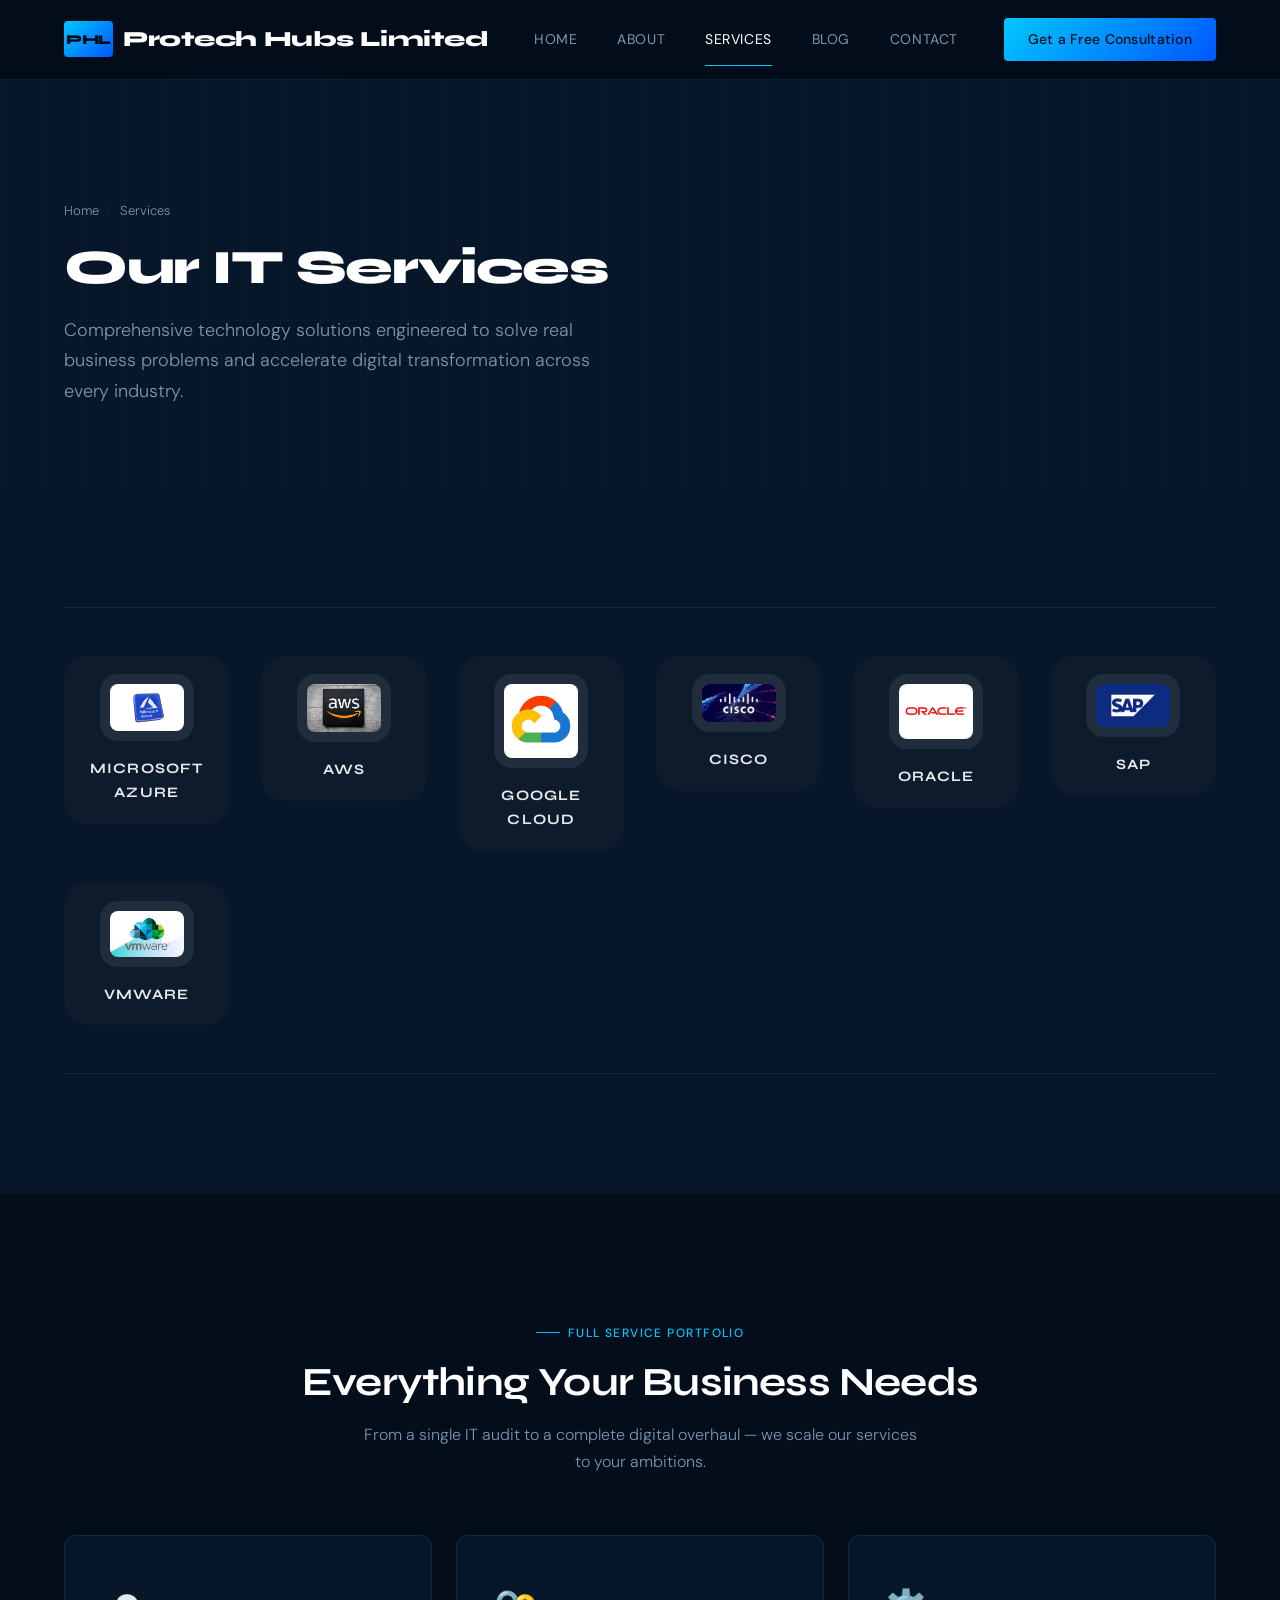
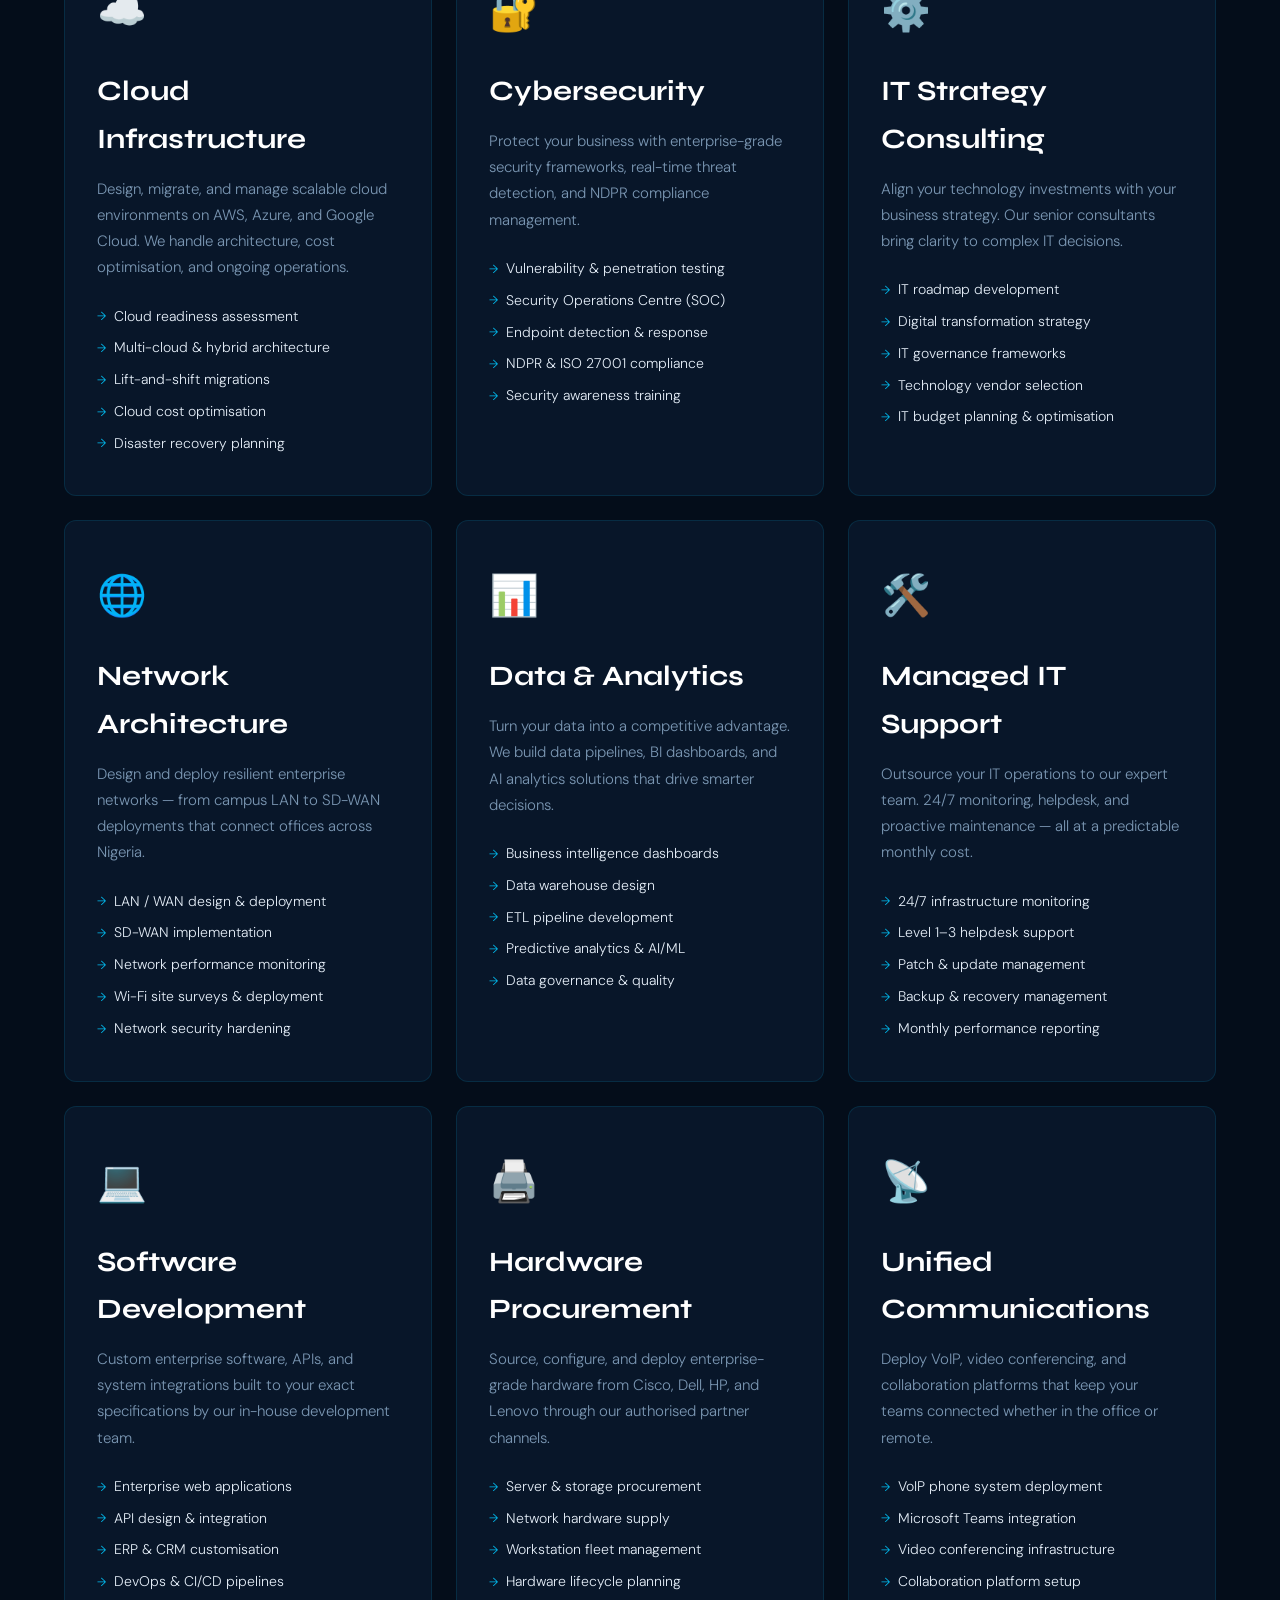
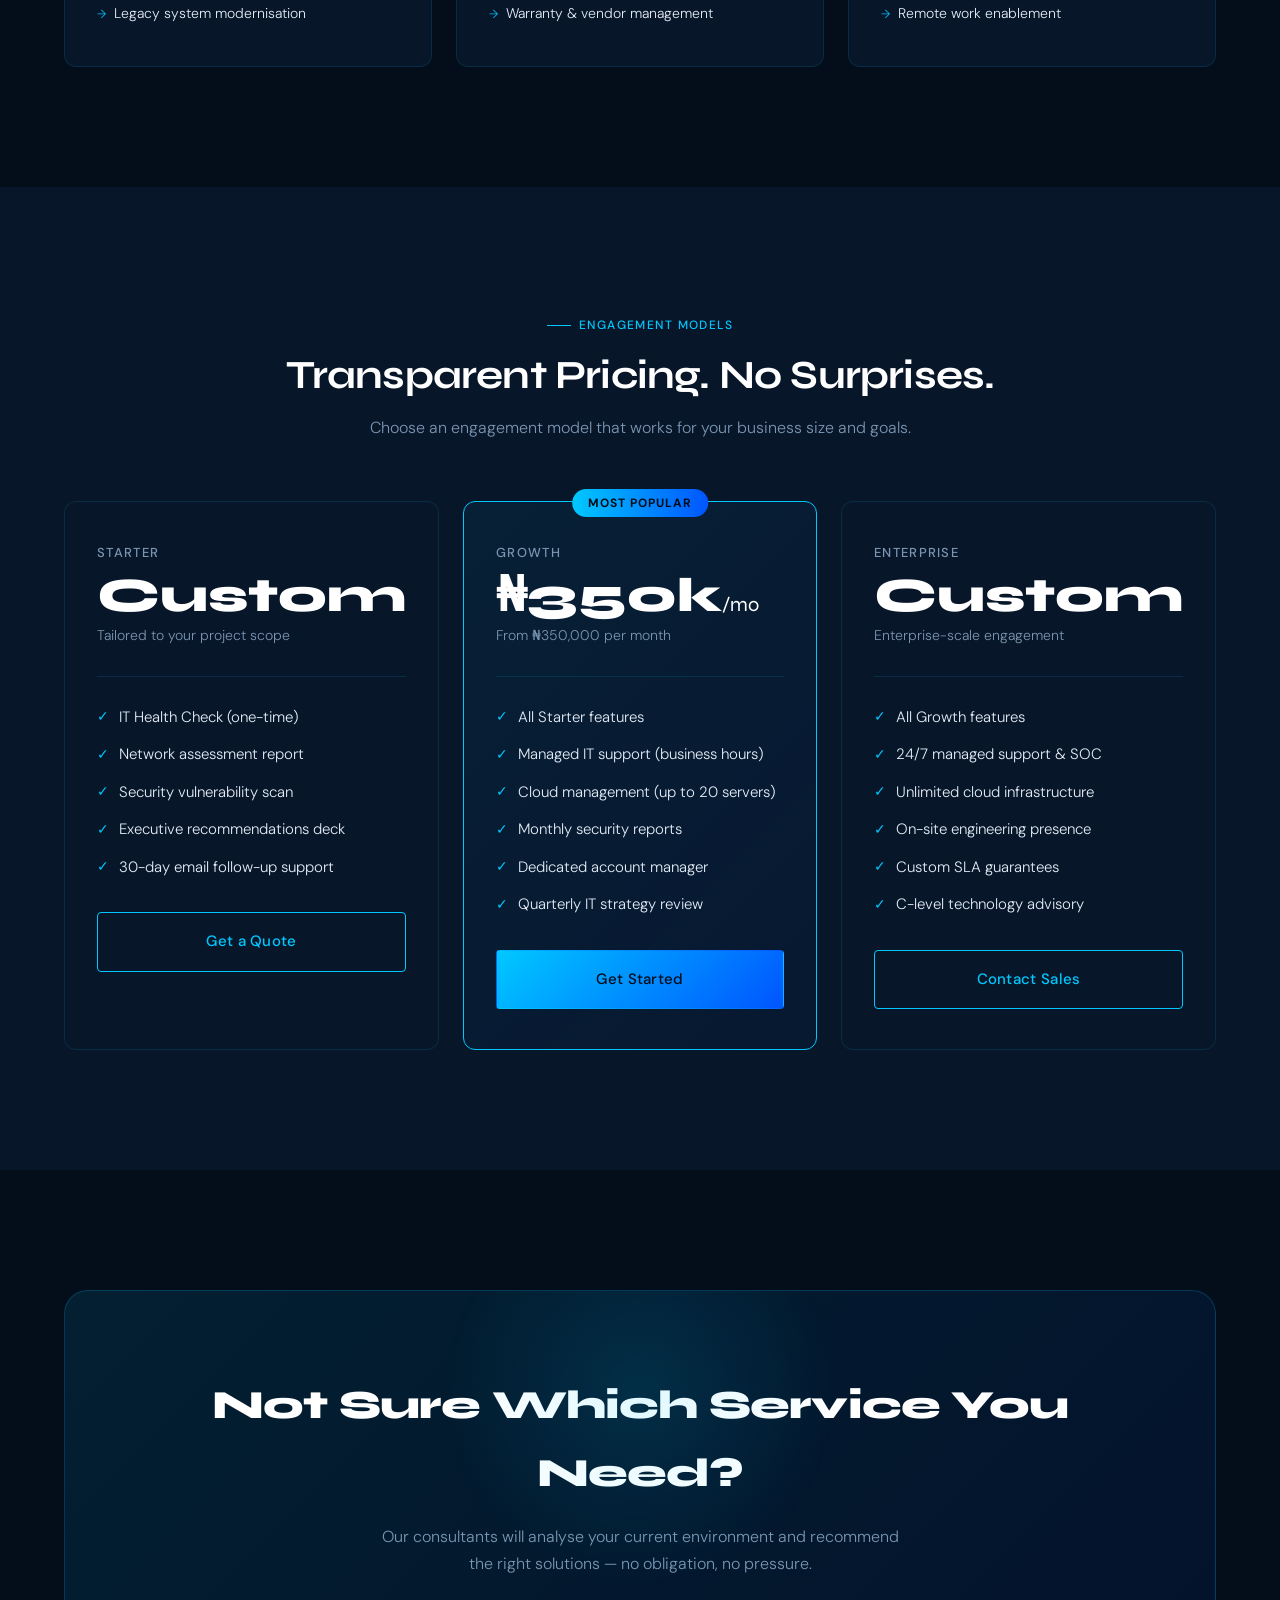
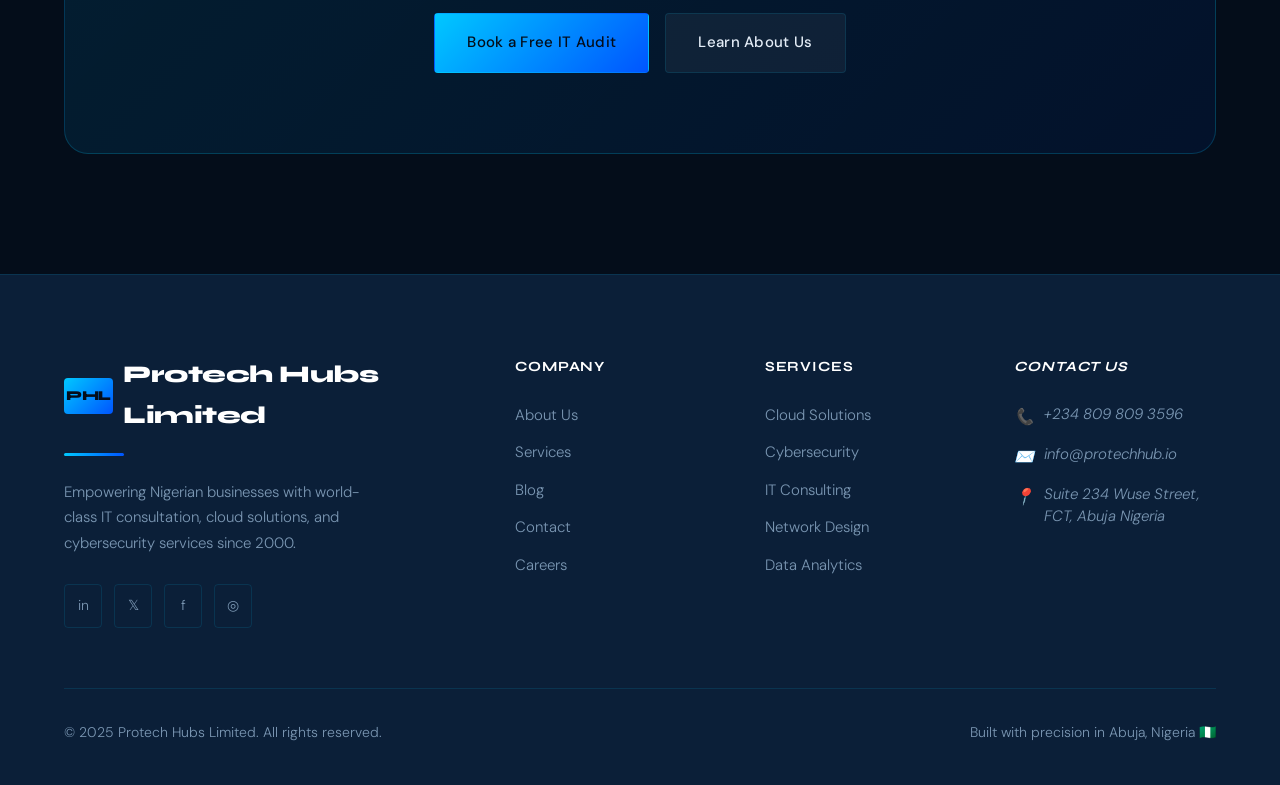
<file: services.html>
<!doctype html>
<html lang="en">
  <head>
    <meta charset="UTF-8" />
    <meta name="viewport" content="width=device-width, initial-scale=1" />
    <title>Services — Protech Hubs Ltd | IT Consultation Abuja</title>
    <meta
      name="description"
      content="Explore Protech Hubs Limited' full suite of IT services: cloud infrastructure, cybersecurity, network architecture, data analytics, managed IT support and more."
    />
    <link rel="stylesheet" href="./asset/css/style.css" />
  </head>
  <body>
    <a href="#main-content" class="skip-link">Skip to main content</a>

    <nav class="nav" aria-label="Main navigation">
      <div class="nav-inner">
        <a
          href="index.html"
          class="nav-logo"
          aria-label="Protech Hubs Limited home"
        >
          <span class="nav-logo-mark" aria-hidden="true">PHL</span>
          Protech Hubs Limited
        </a>
        <ul class="nav-links" role="list">
          <li><a href="index.html" class="nav-link">Home</a></li>
          <li><a href="about.html" class="nav-link">About</a></li>
          <li>
            <a
              href="services.html"
              class="nav-link nav-link--active"
              aria-current="page"
              >Services</a
            >
          </li>
          <li><a href="blog.html" class="nav-link">Blog</a></li>
          <li><a href="contact.html" class="nav-link">Contact</a></li>
        </ul>
        <a href="contact.html" class="nav-cta">Get a Free Consultation</a>
        <button
          class="nav-hamburger"
          popovertarget="mobile-nav"
          aria-label="Open navigation menu"
          aria-expanded="false"
          aria-controls="mobile-nav"
        >
          <span class="nav-hamburger-line" aria-hidden="true"></span>
          <span class="nav-hamburger-line" aria-hidden="true"></span>
          <span class="nav-hamburger-line" aria-hidden="true"></span>
        </button>
      </div>
    </nav>

    <div
      id="mobile-nav"
      class="nav-popover"
      popover
      role="dialog"
      aria-label="Mobile navigation"
    >
      <div class="nav-drawer">
        <div class="nav-drawer-header">
          <span class="nav-drawer-logo">
            <span class="nav-logo-mark" aria-hidden="true">PHL</span>
            Protech Hubs Limited
          </span>
          <button
            class="nav-drawer-close"
            popovertarget="mobile-nav"
            popovertargetaction="hide"
            aria-label="Close navigation menu"
          >
            ✕
          </button>
        </div>
        <nav class="nav-drawer-links" aria-label="Mobile navigation links">
          <a href="index.html" class="nav-drawer-link">Home</a>
          <a href="about.html" class="nav-drawer-link">About</a>
          <a
            href="services.html"
            class="nav-drawer-link nav-drawer-link--active"
            aria-current="page"
            >Services</a
          >
          <a href="blog.html" class="nav-drawer-link">Blog</a>
          <a href="contact.html" class="nav-drawer-link">Contact</a>
        </nav>
        <div class="nav-drawer-footer">
          <a href="contact.html" class="nav-drawer-cta"
            >Get a Free Consultation</a
          >
        </div>
      </div>
    </div>

    <div class="page-wrapper">
      <main id="main-content">
        <section class="page-hero" aria-labelledby="page-hero-heading">
          <div class="page-hero-bg" aria-hidden="true"></div>
          <div class="container">
            <div class="page-hero-content">
              <nav class="page-hero-breadcrumb" aria-label="Breadcrumb">
                <a href="index.html">Home</a>
                <span class="page-hero-breadcrumb-sep" aria-hidden="true"
                  >/</span
                >
                <span aria-current="page">Services</span>
              </nav>
              <h1 class="page-hero-title" id="page-hero-heading">
                Our IT Services
              </h1>
              <p class="page-hero-subtitle">
                Comprehensive technology solutions engineered to solve real
                business problems and accelerate digital transformation across
                every industry.
              </p>
            </div>
          </div>
        </section>

        <!-- TECH STRIP -->
        <section
          class="section section--alt"
          aria-label="Technologies we work with"
        >
          <div class="container">
            <div
              class="tech-strip"
              role="list"
              aria-label="Technology partners"
            >
              <div class="tech-strip-item" role="listitem">
                <img
                  class="tech-strip-logo"
                  src="./asset/img/microsoftaz.jpg"
                  alt="Microsoft Azure Logo"
                />
                <span class="tech-strip-label" role="listitem"
                  >Microsoft Azure</span
                >
              </div>
              <div class="tech-strip-item" role="listitem">
                <img
                  class="tech-strip-logo"
                  src="./asset/img/aws.jpg"
                  alt="AWS logo"
                />
                <span class="tech-strip-label" role="listitem">AWS</span>
              </div>
              <div class="tech-strip-item" role="listitem">
                <img
                  class="tech-strip-logo"
                  src="./asset/img/google cloud.png"
                  alt="Google cloud logo"
                />
                <span class="tech-strip-label" role="listitem"
                  >Google Cloud</span
                >
              </div>
              <div class="tech-strip-item" role="listitem">
                <img
                  class="tech-strip-logo"
                  src="./asset/img/cisco.webp"
                  alt="Cisco Logo"
                />
                <span class="tech-strip-label" role="listitem">Cisco</span>
              </div>

              <div class="tech-strip-item" role="listitem">
                <img
                  class="tech-strip-logo"
                  src="./asset/img/oracle.jpg"
                  alt="Oracle Logo"
                />
                <span class="tech-strip-label" role="listitem">Oracle</span>
              </div>
              <div class="tech-strip-item" role="listitem">
                <img
                  class="tech-strip-logo"
                  src="./asset/img/sap.png"
                  alt="SAP logo"
                />
                <span class="tech-strip-label" role="listitem">SAP</span>
              </div>
              <div class="tech-strip-item" role="listitem">
                <img
                  class="tech-strip-logo"
                  src="./asset/img/vmware.jpg"
                  alt="Vmware Logo"
                />
                <span class="tech-strip-label" role="listitem">VMware</span>
              </div>
            </div>
          </div>
        </section>

        <!-- ALL SERVICES -->
        <section class="section" aria-labelledby="services-heading">
          <div class="container">
            <div class="section-header section-header--center">
              <span class="section-label" aria-hidden="true"
                >Full Service Portfolio</span
              >
              <h2 class="section-title" id="services-heading">
                Everything Your Business Needs
              </h2>
              <p class="section-subtitle">
                From a single IT audit to a complete digital overhaul — we scale
                our services to your ambitions.
              </p>
            </div>

            <div class="grid grid--3 mt-60">
              <article class="service-card">
                <span class="service-card-icon" aria-hidden="true">☁️</span>
                <h2 class="service-card-title">Cloud Infrastructure</h2>
                <p class="service-card-text">
                  Design, migrate, and manage scalable cloud environments on
                  AWS, Azure, and Google Cloud. We handle architecture, cost
                  optimisation, and ongoing operations.
                </p>
                <ul
                  class="service-card-features"
                  aria-label="Cloud infrastructure features"
                >
                  <li class="service-card-feature">
                    Cloud readiness assessment
                  </li>
                  <li class="service-card-feature">
                    Multi-cloud & hybrid architecture
                  </li>
                  <li class="service-card-feature">
                    Lift-and-shift migrations
                  </li>
                  <li class="service-card-feature">Cloud cost optimisation</li>
                  <li class="service-card-feature">
                    Disaster recovery planning
                  </li>
                </ul>
              </article>

              <article class="service-card">
                <span class="service-card-icon" aria-hidden="true">🔐</span>
                <h2 class="service-card-title">Cybersecurity</h2>
                <p class="service-card-text">
                  Protect your business with enterprise-grade security
                  frameworks, real-time threat detection, and NDPR compliance
                  management.
                </p>
                <ul
                  class="service-card-features"
                  aria-label="Cybersecurity features"
                >
                  <li class="service-card-feature">
                    Vulnerability & penetration testing
                  </li>
                  <li class="service-card-feature">
                    Security Operations Centre (SOC)
                  </li>
                  <li class="service-card-feature">
                    Endpoint detection & response
                  </li>
                  <li class="service-card-feature">
                    NDPR & ISO 27001 compliance
                  </li>
                  <li class="service-card-feature">
                    Security awareness training
                  </li>
                </ul>
              </article>

              <article class="service-card">
                <span class="service-card-icon" aria-hidden="true">⚙️</span>
                <h2 class="service-card-title">IT Strategy Consulting</h2>
                <p class="service-card-text">
                  Align your technology investments with your business strategy.
                  Our senior consultants bring clarity to complex IT decisions.
                </p>
                <ul
                  class="service-card-features"
                  aria-label="IT strategy features"
                >
                  <li class="service-card-feature">IT roadmap development</li>
                  <li class="service-card-feature">
                    Digital transformation strategy
                  </li>
                  <li class="service-card-feature">IT governance frameworks</li>
                  <li class="service-card-feature">
                    Technology vendor selection
                  </li>
                  <li class="service-card-feature">
                    IT budget planning & optimisation
                  </li>
                </ul>
              </article>

              <article class="service-card">
                <span class="service-card-icon" aria-hidden="true">🌐</span>
                <h2 class="service-card-title">Network Architecture</h2>
                <p class="service-card-text">
                  Design and deploy resilient enterprise networks — from campus
                  LAN to SD-WAN deployments that connect offices across Nigeria.
                </p>
                <ul
                  class="service-card-features"
                  aria-label="Network architecture features"
                >
                  <li class="service-card-feature">
                    LAN / WAN design & deployment
                  </li>
                  <li class="service-card-feature">SD-WAN implementation</li>
                  <li class="service-card-feature">
                    Network performance monitoring
                  </li>
                  <li class="service-card-feature">
                    Wi-Fi site surveys & deployment
                  </li>
                  <li class="service-card-feature">
                    Network security hardening
                  </li>
                </ul>
              </article>

              <article class="service-card">
                <span class="service-card-icon" aria-hidden="true">📊</span>
                <h2 class="service-card-title">Data & Analytics</h2>
                <p class="service-card-text">
                  Turn your data into a competitive advantage. We build data
                  pipelines, BI dashboards, and AI analytics solutions that
                  drive smarter decisions.
                </p>
                <ul
                  class="service-card-features"
                  aria-label="Data and analytics features"
                >
                  <li class="service-card-feature">
                    Business intelligence dashboards
                  </li>
                  <li class="service-card-feature">Data warehouse design</li>
                  <li class="service-card-feature">ETL pipeline development</li>
                  <li class="service-card-feature">
                    Predictive analytics & AI/ML
                  </li>
                  <li class="service-card-feature">
                    Data governance & quality
                  </li>
                </ul>
              </article>

              <article class="service-card">
                <span class="service-card-icon" aria-hidden="true">🛠️</span>
                <h2 class="service-card-title">Managed IT Support</h2>
                <p class="service-card-text">
                  Outsource your IT operations to our expert team. 24/7
                  monitoring, helpdesk, and proactive maintenance — all at a
                  predictable monthly cost.
                </p>
                <ul
                  class="service-card-features"
                  aria-label="Managed IT support features"
                >
                  <li class="service-card-feature">
                    24/7 infrastructure monitoring
                  </li>
                  <li class="service-card-feature">
                    Level 1–3 helpdesk support
                  </li>
                  <li class="service-card-feature">
                    Patch & update management
                  </li>
                  <li class="service-card-feature">
                    Backup & recovery management
                  </li>
                  <li class="service-card-feature">
                    Monthly performance reporting
                  </li>
                </ul>
              </article>

              <article class="service-card">
                <span class="service-card-icon" aria-hidden="true">💻</span>
                <h2 class="service-card-title">Software Development</h2>
                <p class="service-card-text">
                  Custom enterprise software, APIs, and system integrations
                  built to your exact specifications by our in-house development
                  team.
                </p>
                <ul
                  class="service-card-features"
                  aria-label="Software development features"
                >
                  <li class="service-card-feature">
                    Enterprise web applications
                  </li>
                  <li class="service-card-feature">API design & integration</li>
                  <li class="service-card-feature">ERP & CRM customisation</li>
                  <li class="service-card-feature">DevOps & CI/CD pipelines</li>
                  <li class="service-card-feature">
                    Legacy system modernisation
                  </li>
                </ul>
              </article>

              <article class="service-card">
                <span class="service-card-icon" aria-hidden="true">🖨️</span>
                <h2 class="service-card-title">Hardware Procurement</h2>
                <p class="service-card-text">
                  Source, configure, and deploy enterprise-grade hardware from
                  Cisco, Dell, HP, and Lenovo through our authorised partner
                  channels.
                </p>
                <ul
                  class="service-card-features"
                  aria-label="Hardware procurement features"
                >
                  <li class="service-card-feature">
                    Server & storage procurement
                  </li>
                  <li class="service-card-feature">Network hardware supply</li>
                  <li class="service-card-feature">
                    Workstation fleet management
                  </li>
                  <li class="service-card-feature">
                    Hardware lifecycle planning
                  </li>
                  <li class="service-card-feature">
                    Warranty & vendor management
                  </li>
                </ul>
              </article>

              <article class="service-card">
                <span class="service-card-icon" aria-hidden="true">📡</span>
                <h2 class="service-card-title">Unified Communications</h2>
                <p class="service-card-text">
                  Deploy VoIP, video conferencing, and collaboration platforms
                  that keep your teams connected whether in the office or
                  remote.
                </p>
                <ul
                  class="service-card-features"
                  aria-label="Unified communications features"
                >
                  <li class="service-card-feature">
                    VoIP phone system deployment
                  </li>
                  <li class="service-card-feature">
                    Microsoft Teams integration
                  </li>
                  <li class="service-card-feature">
                    Video conferencing infrastructure
                  </li>
                  <li class="service-card-feature">
                    Collaboration platform setup
                  </li>
                  <li class="service-card-feature">Remote work enablement</li>
                </ul>
              </article>
            </div>
          </div>
        </section>

        <!-- PRICING -->
        <section class="section section--alt" aria-labelledby="pricing-heading">
          <div class="container">
            <div class="section-header section-header--center">
              <span class="section-label" aria-hidden="true"
                >Engagement Models</span
              >
              <h2 class="section-title" id="pricing-heading">
                Transparent Pricing. No Surprises.
              </h2>
              <p class="section-subtitle">
                Choose an engagement model that works for your business size and
                goals.
              </p>
            </div>
            <div class="grid grid--3 mt-60">
              <div class="pricing-card">
                <div class="pricing-card-plan">Starter</div>
                <div class="pricing-card-price">Custom</div>
                <div class="pricing-card-price-note">
                  Tailored to your project scope
                </div>
                <div class="pricing-card-divider" aria-hidden="true"></div>
                <ul class="pricing-card-features" role="list">
                  <li class="pricing-card-feature">
                    <span class="pricing-card-feature-check" aria-hidden="true"
                      >✓</span
                    >
                    IT Health Check (one-time)
                  </li>
                  <li class="pricing-card-feature">
                    <span class="pricing-card-feature-check" aria-hidden="true"
                      >✓</span
                    >
                    Network assessment report
                  </li>
                  <li class="pricing-card-feature">
                    <span class="pricing-card-feature-check" aria-hidden="true"
                      >✓</span
                    >
                    Security vulnerability scan
                  </li>
                  <li class="pricing-card-feature">
                    <span class="pricing-card-feature-check" aria-hidden="true"
                      >✓</span
                    >
                    Executive recommendations deck
                  </li>
                  <li class="pricing-card-feature">
                    <span class="pricing-card-feature-check" aria-hidden="true"
                      >✓</span
                    >
                    30-day email follow-up support
                  </li>
                </ul>
                <a href="contact.html" class="btn btn--outline w-full"
                  >Get a Quote</a
                >
              </div>
              <div class="pricing-card pricing-card--popular">
                <div class="pricing-card-badge">Most Popular</div>
                <div class="pricing-card-plan">Growth</div>
                <div class="pricing-card-price">
                  ₦350k<span style="font-size: 1.25rem; font-weight: 400"
                    >/mo</span
                  >
                </div>
                <div class="pricing-card-price-note">
                  From ₦350,000 per month
                </div>
                <div class="pricing-card-divider" aria-hidden="true"></div>
                <ul class="pricing-card-features" role="list">
                  <li class="pricing-card-feature">
                    <span class="pricing-card-feature-check" aria-hidden="true"
                      >✓</span
                    >
                    All Starter features
                  </li>
                  <li class="pricing-card-feature">
                    <span class="pricing-card-feature-check" aria-hidden="true"
                      >✓</span
                    >
                    Managed IT support (business hours)
                  </li>
                  <li class="pricing-card-feature">
                    <span class="pricing-card-feature-check" aria-hidden="true"
                      >✓</span
                    >
                    Cloud management (up to 20 servers)
                  </li>
                  <li class="pricing-card-feature">
                    <span class="pricing-card-feature-check" aria-hidden="true"
                      >✓</span
                    >
                    Monthly security reports
                  </li>
                  <li class="pricing-card-feature">
                    <span class="pricing-card-feature-check" aria-hidden="true"
                      >✓</span
                    >
                    Dedicated account manager
                  </li>
                  <li class="pricing-card-feature">
                    <span class="pricing-card-feature-check" aria-hidden="true"
                      >✓</span
                    >
                    Quarterly IT strategy review
                  </li>
                </ul>
                <a href="contact.html" class="btn btn--primary w-full"
                  >Get Started</a
                >
              </div>
              <div class="pricing-card">
                <div class="pricing-card-plan">Enterprise</div>
                <div class="pricing-card-price">Custom</div>
                <div class="pricing-card-price-note">
                  Enterprise-scale engagement
                </div>
                <div class="pricing-card-divider" aria-hidden="true"></div>
                <ul class="pricing-card-features" role="list">
                  <li class="pricing-card-feature">
                    <span class="pricing-card-feature-check" aria-hidden="true"
                      >✓</span
                    >
                    All Growth features
                  </li>
                  <li class="pricing-card-feature">
                    <span class="pricing-card-feature-check" aria-hidden="true"
                      >✓</span
                    >
                    24/7 managed support & SOC
                  </li>
                  <li class="pricing-card-feature">
                    <span class="pricing-card-feature-check" aria-hidden="true"
                      >✓</span
                    >
                    Unlimited cloud infrastructure
                  </li>
                  <li class="pricing-card-feature">
                    <span class="pricing-card-feature-check" aria-hidden="true"
                      >✓</span
                    >
                    On-site engineering presence
                  </li>
                  <li class="pricing-card-feature">
                    <span class="pricing-card-feature-check" aria-hidden="true"
                      >✓</span
                    >
                    Custom SLA guarantees
                  </li>
                  <li class="pricing-card-feature">
                    <span class="pricing-card-feature-check" aria-hidden="true"
                      >✓</span
                    >
                    C-level technology advisory
                  </li>
                </ul>
                <a href="contact.html" class="btn btn--outline w-full"
                  >Contact Sales</a
                >
              </div>
            </div>
          </div>
        </section>

        <!-- CTA -->
        <section class="section" aria-labelledby="services-cta-heading">
          <div class="container">
            <div class="cta-banner">
              <h2 class="cta-banner-title" id="services-cta-heading">
                Not Sure Which Service You Need?
              </h2>
              <p class="cta-banner-text">
                Our consultants will analyse your current environment and
                recommend the right solutions — no obligation, no pressure.
              </p>
              <div class="cta-banner-actions">
                <a href="contact.html" class="btn btn--primary"
                  >Book a Free IT Audit</a
                >
                <a href="about.html" class="btn btn--ghost">Learn About Us</a>
              </div>
            </div>
          </div>
        </section>
      </main>

      <footer class="footer" role="contentinfo">
        <div class="container">
          <div class="footer-grid">
            <div>
              <div class="footer-brand-logo">
                <span class="nav-logo-mark" aria-hidden="true">PHL</span>
                Protech Hubs Limited
              </div>
              <div class="footer-accent-bar" aria-hidden="true"></div>
              <p class="footer-brand-tagline">
                Empowering Nigerian businesses with world-class IT consultation,
                cloud solutions, and cybersecurity services since 2000.
              </p>
              <div class="footer-socials" aria-label="Social media">
                <a href="#" class="footer-social-link" aria-label="LinkedIn"
                  >in</a
                >
                <a href="#" class="footer-social-link" aria-label="Twitter / X"
                  >𝕏</a
                >
                <a href="#" class="footer-social-link" aria-label="Facebook"
                  >f</a
                >
                <a href="#" class="footer-social-link" aria-label="Instagram"
                  >◎</a
                >
              </div>
            </div>
            <nav aria-label="Company links">
              <h3 class="footer-col-title">Company</h3>
              <ul class="footer-links" role="list">
                <li><a href="about.html" class="footer-link">About Us</a></li>
                <li>
                  <a href="services.html" class="footer-link">Services</a>
                </li>
                <li><a href="blog.html" class="footer-link">Blog</a></li>
                <li><a href="contact.html" class="footer-link">Contact</a></li>
                <li><a href="#" class="footer-link">Careers</a></li>
              </ul>
            </nav>
            <nav aria-label="Services links">
              <h3 class="footer-col-title">Services</h3>
              <ul class="footer-links" role="list">
                <li>
                  <a href="services.html" class="footer-link"
                    >Cloud Solutions</a
                  >
                </li>
                <li>
                  <a href="services.html" class="footer-link">Cybersecurity</a>
                </li>
                <li>
                  <a href="services.html" class="footer-link">IT Consulting</a>
                </li>
                <li>
                  <a href="services.html" class="footer-link">Network Design</a>
                </li>
                <li>
                  <a href="services.html" class="footer-link">Data Analytics</a>
                </li>
              </ul>
            </nav>
            <address>
              <h3 class="footer-col-title">Contact Us</h3>
              <div class="footer-contact-item">
                <span class="footer-contact-icon" aria-hidden="true">📞</span
                ><a href="tel:+2348098093596">+234 809 809 3596</a>
              </div>
              <div class="footer-contact-item">
                <span class="footer-contact-icon" aria-hidden="true">✉️</span
                ><a href="mailto:preshengr@mail.com">info@protechhub.io</a>
              </div>
              <div class="footer-contact-item">
                <span class="footer-contact-icon" aria-hidden="true">📍</span
                ><span>Suite 234 Wuse Street,<br />FCT, Abuja Nigeria</span>
              </div>
            </address>
          </div>
          <div class="footer-bottom">
            <span>© 2025 Protech Hubs Limited. All rights reserved.</span>
            <span>Built with precision in Abuja, Nigeria 🇳🇬</span>
          </div>
        </div>
      </footer>
    </div>
  </body>
</html>
</file>
<file: asset/css/style.css>
/* ============================================================
   PROTECH HUBS — master.css
   DecodeLabs Build Standard: No inline styles. Classes only.
   DRY / BEM. External file. Grid (macro) + Flexbox (micro).
   ============================================================ */

/* ── Google Fonts ─────────────────────────────────────────── */
@import url("https://fonts.googleapis.com/css2?family=Syne:wght@400;600;700;800&family=DM+Sans:ital,wght@0,300;0,400;0,500;1,300&display=swap");

/* ── Design Tokens ────────────────────────────────────────── */
:root {
  --clr-bg: #040d1a;
  --clr-surface: #081629;
  --clr-surface-2: #0b1f38;
  --clr-border: rgba(0, 200, 255, 0.12);
  --clr-accent: #00c8ff;
  --clr-accent-2: #0055ff;
  --clr-gold: #ffb800;
  --clr-text: #e4edf7;
  --clr-muted: #7a96b2;
  --clr-white: #ffffff;

  --font-display: "Syne", sans-serif;
  --font-body: "DM Sans", sans-serif;

  --nav-height: 80px;
  --content-width: 1200px;
  --hero-min-height: 100vh;
  --section-pad: 120px 0;
  --gutter: 24px;
  --module-width: 278px;

  --radius-sm: 4px;
  --radius-md: 12px;
  --radius-lg: 24px;

  --shadow-card: 0 8px 40px rgba(0, 200, 255, 0.08);
  --shadow-glow: 0 0 60px rgba(0, 200, 255, 0.15);

  --transition: 0.3s cubic-bezier(0.4, 0, 0.2, 1);
}

/* ── Reset ────────────────────────────────────────────────── */
*,
*::before,
*::after {
  box-sizing: border-box;
  margin: 0;
  padding: 0;
}
html {
  scroll-behavior: smooth;
}

body {
  font-family: var(--font-body);
  background-color: var(--clr-bg);
  color: var(--clr-text);
  font-size: 16px;
  line-height: 1.7;
  font-weight: 300;
  overflow-x: hidden;
}

img {
  display: block;
  max-width: 100%;
  height: auto;
}

a {
  color: inherit;
  text-decoration: none;
}
ul {
  list-style: none;
}

/* ── Grid Noise Texture (background atmosphere) ───────────── */
body::before {
  content: "";
  position: fixed;
  inset: 0;
  background-image:
    radial-gradient(
      circle at 20% 20%,
      rgba(0, 200, 255, 0.04) 0%,
      transparent 50%
    ),
    radial-gradient(
      circle at 80% 80%,
      rgba(0, 85, 255, 0.05) 0%,
      transparent 50%
    );
  pointer-events: none;
  z-index: 0;
}

/* ── Container ────────────────────────────────────────────── */
.container {
  width: 100%;
  max-width: var(--content-width);
  margin-inline: auto;
  padding-inline: 24px;
}

/* ============================================================
   NAVIGATION  — HEIGHT: 80px  |  FULL WIDTH: 100vw
   ============================================================ */
.nav {
  position: fixed;
  top: 0;
  left: 0;
  width: 100vw;
  height: var(--nav-height);
  background: rgba(4, 13, 26, 0.85);
  backdrop-filter: blur(16px);
  -webkit-backdrop-filter: blur(16px);
  border-bottom: 1px solid var(--clr-border);
  z-index: 1000;
  display: flex;
  align-items: center;
}

.nav-inner {
  display: flex;
  align-items: center;
  justify-content: space-between;
  width: 100%;
  max-width: var(--content-width);
  margin-inline: auto;
  padding-inline: 24px;
}

.nav-logo {
  display: flex;
  align-items: center;
  gap: 10px;
  font-family: var(--font-display);
  font-size: 1.35rem;
  font-weight: 800;
  color: var(--clr-white);
  letter-spacing: -0.02em;
}

.nav-logo-mark {
  width: 49px;
  height: 36px;
  background: linear-gradient(135deg, var(--clr-accent), var(--clr-accent-2));
  border-radius: var(--radius-sm);
  display: flex;
  align-items: center;
  justify-content: center;
  font-size: 0.85rem;
  font-weight: 800;
  color: var(--clr-bg);
  flex-shrink: 0;
}

.nav-links {
  display: flex;
  align-items: center;
  gap: 40px;
}

.nav-link {
  font-family: var(--font-body);
  font-size: 0.875rem;
  font-weight: 400;
  color: var(--clr-muted);
  letter-spacing: 0.04em;
  text-transform: uppercase;
  transition: color var(--transition);
  position: relative;
}

.nav-link::after {
  content: "";
  position: absolute;
  bottom: -4px;
  left: 0;
  width: 0;
  height: 1px;
  background: var(--clr-accent);
  transition: width var(--transition);
}

.nav-link:hover,
.nav-link--active {
  color: var(--clr-white);
}

.nav-link:hover::after,
.nav-link--active::after {
  width: 100%;
}

.nav-cta {
  font-family: var(--font-body);
  font-size: 0.875rem;
  font-weight: 500;
  padding: 10px 24px;
  background: linear-gradient(135deg, var(--clr-accent), var(--clr-accent-2));
  color: var(--clr-bg);
  border-radius: var(--radius-sm);
  border: none;
  cursor: pointer;
  transition:
    opacity var(--transition),
    transform var(--transition);
  letter-spacing: 0.02em;
}

.nav-cta:hover {
  opacity: 0.88;
  transform: translateY(-1px);
}

/* ── Mobile Hamburger ─────────────────────────────────────── */
.nav-hamburger {
  display: none;
  flex-direction: column;
  gap: 5px;
  cursor: pointer;
  background: none;
  border: none;
  padding: 4px;
}

.nav-hamburger-line {
  width: 24px;
  height: 2px;
  background: var(--clr-text);
  border-radius: 2px;
  transition: var(--transition);
}

/* ============================================================
   BUTTONS  — BEM Component. DRY base + modifier.
   ============================================================ */
.btn {
  display: inline-flex;
  align-items: center;
  justify-content: center;
  gap: 8px;
  padding: 1rem 2rem; /* padding: 1rem */
  border-radius: var(--radius-sm); /* border-radius: 4px */
  font-family: var(--font-body);
  font-size: 0.9375rem;
  font-weight: 500;
  letter-spacing: 0.02em;
  cursor: pointer;
  border: 1px solid transparent;
  transition: all var(--transition);
  text-decoration: none;
  white-space: nowrap;
}

.btn--primary {
  background: linear-gradient(135deg, var(--clr-accent), var(--clr-accent-2));
  color: var(--clr-bg);
  border-color: transparent;
}

.btn--primary:hover {
  transform: translateY(-2px);
  box-shadow: 0 8px 32px rgba(0, 200, 255, 0.35);
}

.btn--outline {
  background: transparent;
  color: var(--clr-accent);
  border-color: var(--clr-accent);
}

.btn--outline:hover {
  background: rgba(0, 200, 255, 0.08);
  transform: translateY(-2px);
}

.btn--ghost {
  background: rgba(255, 255, 255, 0.05);
  color: var(--clr-text);
  border-color: var(--clr-border);
}

.btn--ghost:hover {
  background: rgba(255, 255, 255, 0.1);
}

/* ============================================================
   PAGE WRAPPER — offset for fixed nav
   ============================================================ */
.page-wrapper {
  padding-top: var(--nav-height);
  position: relative;
  z-index: 1;
}

/* ============================================================
   SECTION BASE
   ============================================================ */
.section {
  padding: var(--section-pad); /* padding: 120px 0 */
  position: relative;
}

.section--alt {
  background: var(--clr-surface);
}

.section--dark {
  background: var(--clr-surface-2);
}

.section-label {
  display: inline-flex;
  align-items: center;
  gap: 8px;
  font-family: var(--font-body);
  font-size: 0.75rem;
  font-weight: 500;
  letter-spacing: 0.12em;
  text-transform: uppercase;
  color: var(--clr-accent);
  margin-bottom: 16px;
}

.section-label::before {
  content: "";
  display: block;
  width: 24px;
  height: 1px;
  background: var(--clr-accent);
}

.section-title {
  font-family: var(--font-display);
  font-size: clamp(2rem, 4vw, 3rem);
  font-weight: 700;
  line-height: 1.15;
  letter-spacing: -0.02em;
  color: var(--clr-white);
  margin-bottom: 16px;
}

.section-subtitle {
  font-size: 1.0625rem;
  color: var(--clr-muted);
  max-width: 560px;
  line-height: 1.7;
}

.section-header {
  margin-bottom: 60px;
}

.section-header--center {
  text-align: center;
}

.section-header--center .section-label {
  justify-content: center;
}

.section-header--center .section-subtitle {
  margin-inline: auto;
}

/* ============================================================
   HERO  — MIN-HEIGHT: 100vh | CONTENT WIDTH: 1200px
           PADDING: 120px 0
   ============================================================ */
.hero {
  min-height: var(--hero-min-height);
  display: flex;
  align-items: center;
  padding: 120px 0; /* PADDING: 120px 0 */
  position: relative;
  overflow: hidden;
}

.hero-bg-grid {
  position: absolute;
  inset: 0;
  background-image:
    linear-gradient(rgba(0, 200, 255, 0.04) 1px, transparent 1px),
    linear-gradient(90deg, rgba(0, 200, 255, 0.04) 1px, transparent 1px);
  background-size: 60px 60px;
  mask-image: radial-gradient(
    ellipse 80% 80% at 50% 50%,
    black 40%,
    transparent 100%
  );
}

.hero-glow {
  position: absolute;
  top: -200px;
  right: -200px;
  width: 700px;
  height: 700px;
  background: radial-gradient(
    circle,
    rgba(0, 200, 255, 0.12) 0%,
    transparent 70%
  );
  pointer-events: none;
}

.hero-content {
  position: relative;
  z-index: 2;
  display: grid;
  grid-template-columns: 1fr 1fr; /* 12 COL GRID principle: 2-column hero */
  gap: var(--gutter);
  align-items: center;
  max-width: var(--content-width);
  margin-inline: auto;
  padding-inline: 24px;
  width: 100%;
}

.hero-text {
  max-width: 580px;
}

.hero-eyebrow {
  display: inline-flex;
  align-items: center;
  gap: 8px;
  font-size: 0.8125rem;
  font-weight: 500;
  letter-spacing: 0.1em;
  text-transform: uppercase;
  color: var(--clr-accent);
  margin-bottom: 24px;
  padding: 6px 14px;
  border: 1px solid rgba(0, 200, 255, 0.25);
  border-radius: 100px;
  background: rgba(0, 200, 255, 0.06);
}

.hero-title {
  font-family: var(--font-display);
  font-size: clamp(2.5rem, 5.5vw, 4.5rem);
  font-weight: 800;
  line-height: 1.08;
  letter-spacing: -0.03em;
  color: var(--clr-white);
  margin-bottom: 24px;
}

.hero-title-accent {
  background: linear-gradient(90deg, var(--clr-accent), var(--clr-accent-2));
  -webkit-background-clip: text;
  -webkit-text-fill-color: transparent;
  background-clip: text;
}

.hero-description {
  font-size: 1.125rem;
  color: var(--clr-muted);
  line-height: 1.75;
  margin-bottom: 40px;
  max-width: 480px;
}

.hero-actions {
  display: flex;
  align-items: center;
  gap: 16px;
  flex-wrap: wrap;
}

.hero-stats {
  display: flex;
  gap: 40px;
  margin-top: 56px;
  padding-top: 40px;
  border-top: 1px solid var(--clr-border);
}

.hero-stat-value {
  font-family: var(--font-display);
  font-size: 2rem;
  font-weight: 800;
  color: var(--clr-white);
  line-height: 1;
}

.hero-stat-label {
  font-size: 0.8125rem;
  color: var(--clr-muted);
  margin-top: 4px;
  text-transform: uppercase;
  letter-spacing: 0.06em;
}

.hero-visual {
  position: relative;
  display: flex;
  justify-content: center;
  align-items: center;
}

.hero-card-stack {
  position: relative;
  width: 480px;
  height: 480px;
}

.hero-card-bg {
  position: absolute;
  width: 380px;
  height: 380px;
  border-radius: var(--radius-lg);
  background: linear-gradient(135deg, var(--clr-surface-2), var(--clr-surface));
  border: 1px solid var(--clr-border);
  top: 50%;
  left: 50%;
  transform: translate(-50%, -50%) rotate(-6deg);
}

.hero-card-main {
  position: absolute;
  width: 380px;
  height: 380px;
  border-radius: var(--radius-lg);
  background: linear-gradient(
    135deg,
    rgba(0, 200, 255, 0.1),
    rgba(0, 85, 255, 0.08)
  );
  border: 1px solid rgba(0, 200, 255, 0.2);
  top: 50%;
  left: 50%;
  transform: translate(-50%, -50%);
  display: flex;
  align-items: center;
  justify-content: center;
  flex-direction: column;
  gap: 20px;
  box-shadow: var(--shadow-glow);
}

.hero-card-icon {
  font-size: 4rem;
  line-height: 1;
}

.hero-card-label {
  font-family: var(--font-display);
  font-size: 1.25rem;
  font-weight: 700;
  color: var(--clr-white);
  text-align: center;
}

.hero-floating-badge {
  position: absolute;
  background: var(--clr-surface);
  border: 1px solid var(--clr-border);
  border-radius: var(--radius-md);
  padding: 12px 16px;
  display: flex;
  align-items: center;
  gap: 10px;
  font-size: 0.8125rem;
  font-weight: 500;
  color: var(--clr-text);
  box-shadow: var(--shadow-card);
  white-space: nowrap;
}

.hero-floating-badge--tl {
  top: 30px;
  left: 0;
  animation: floatY 4s ease-in-out infinite;
}

.hero-floating-badge--br {
  bottom: 50px;
  right: 0;
  animation: floatY 4s ease-in-out infinite 2s;
}

.hero-badge-dot {
  width: 8px;
  height: 8px;
  border-radius: 50%;
  background: #22c55e;
  flex-shrink: 0;
}

@keyframes floatY {
  0%,
  100% {
    transform: translateY(0);
  }
  50% {
    transform: translateY(-10px);
  }
}

/* ============================================================
   CONTENT GRID  — 12 COLS | GUTTER: 24px | MODULE: 278px
                   ROW MARGIN: 60px
   ============================================================ */
.grid {
  display: grid;
  gap: var(--gutter); /* GUTTER: 24px */
}

.grid--3 {
  grid-template-columns: repeat(3, 1fr);
}
.grid--2 {
  grid-template-columns: repeat(2, 1fr);
}
.grid--4 {
  grid-template-columns: repeat(4, 1fr);
}
.grid--auto {
  grid-template-columns: repeat(auto-fit, minmax(var(--module-width), 1fr));
}

/* ============================================================
   CARD  — Surface component. DRY base + modifier.
   ============================================================ */
.card {
  background: var(--clr-surface);
  border: 1px solid var(--clr-border);
  border-radius: var(--radius-md);
  padding: 32px;
  transition:
    transform var(--transition),
    box-shadow var(--transition),
    border-color var(--transition);
  position: relative;
  overflow: hidden;
}

.card::before {
  content: "";
  position: absolute;
  top: 0;
  left: 0;
  right: 0;
  height: 1px;
  background: linear-gradient(
    90deg,
    transparent,
    rgba(0, 200, 255, 0.4),
    transparent
  );
  opacity: 0;
  transition: opacity var(--transition);
}

.card:hover {
  transform: translateY(-4px);
  box-shadow: var(--shadow-card);
  border-color: rgba(0, 200, 255, 0.22);
}

.card:hover::before {
  opacity: 1;
}

.card--featured {
  background: linear-gradient(
    135deg,
    rgba(0, 200, 255, 0.08),
    rgba(0, 85, 255, 0.06)
  );
  border-color: rgba(0, 200, 255, 0.25);
}

.card-icon {
  width: 52px;
  height: 52px;
  border-radius: var(--radius-sm);
  background: linear-gradient(
    135deg,
    rgba(0, 200, 255, 0.15),
    rgba(0, 85, 255, 0.1)
  );
  border: 1px solid rgba(0, 200, 255, 0.2);
  display: flex;
  align-items: center;
  justify-content: center;
  font-size: 1.4rem;
  margin-bottom: 20px;
}

.card-title {
  font-family: var(--font-display);
  font-size: 1.1875rem;
  font-weight: 700;
  color: var(--clr-white);
  margin-bottom: 10px;
  line-height: 1.3;
}

.card-text {
  font-size: 0.9375rem;
  color: var(--clr-muted);
  line-height: 1.7;
}

.card-tag {
  display: inline-block;
  margin-top: 16px;
  font-size: 0.75rem;
  font-weight: 500;
  letter-spacing: 0.06em;
  text-transform: uppercase;
  color: var(--clr-accent);
  padding: 4px 10px;
  border: 1px solid rgba(0, 200, 255, 0.2);
  border-radius: 100px;
}

.card-number {
  font-family: var(--font-display);
  font-size: 3rem;
  font-weight: 800;
  color: rgba(0, 200, 255, 0.15);
  position: absolute;
  top: 16px;
  right: 20px;
  line-height: 1;
}

/* ============================================================
   FOOTER  — HEIGHT: 400px | CONTACT INFO BLOCK
   ============================================================ */
.footer {
  background: var(--clr-surface-2);
  border-top: 1px solid var(--clr-border);
  min-height: 400px; /* HEIGHT: 400px */
  padding: 80px 0 40px;
  position: relative;
}

.footer-grid {
  display: grid;
  grid-template-columns: 2fr 1fr 1fr 1fr;
  gap: 48px;
  margin-bottom: 60px;
}

.footer-brand-logo {
  font-family: var(--font-display);
  font-size: 1.5rem;
  font-weight: 800;
  color: var(--clr-white);
  letter-spacing: -0.02em;
  margin-bottom: 16px;
  display: flex;
  align-items: center;
  gap: 10px;
}

.footer-brand-tagline {
  font-size: 0.9375rem;
  color: var(--clr-muted);
  line-height: 1.7;
  margin-bottom: 28px;
  max-width: 300px;
}

.footer-socials {
  display: flex;
  gap: 12px;
}

.footer-social-link {
  width: 38px;
  height: 38px;
  border-radius: var(--radius-sm);
  border: 1px solid var(--clr-border);
  display: flex;
  align-items: center;
  justify-content: center;
  font-size: 0.875rem;
  color: var(--clr-muted);
  transition: all var(--transition);
}

.footer-social-link:hover {
  border-color: var(--clr-accent);
  color: var(--clr-accent);
  background: rgba(0, 200, 255, 0.06);
}

.footer-col-title {
  font-family: var(--font-display);
  font-size: 0.875rem;
  font-weight: 700;
  color: var(--clr-white);
  letter-spacing: 0.06em;
  text-transform: uppercase;
  margin-bottom: 24px;
}

.footer-links {
  display: flex;
  flex-direction: column;
  gap: 12px;
}

.footer-link {
  font-size: 0.9375rem;
  color: var(--clr-muted);
  transition: color var(--transition);
}

.footer-link:hover {
  color: var(--clr-accent);
}

.footer-contact-item {
  display: flex;
  align-items: flex-start;
  gap: 10px;
  font-size: 0.9375rem;
  color: var(--clr-muted);
  margin-bottom: 14px;
  line-height: 1.5;
}

.footer-contact-icon {
  font-size: 1rem;
  flex-shrink: 0;
  margin-top: 2px;
}

.footer-bottom {
  display: flex;
  align-items: center;
  justify-content: space-between;
  padding-top: 32px;
  border-top: 1px solid var(--clr-border);
  font-size: 0.875rem;
  color: var(--clr-muted);
}

.footer-accent-bar {
  width: 60px;
  height: 3px;
  background: linear-gradient(90deg, var(--clr-accent), var(--clr-accent-2));
  border-radius: 2px;
  margin-bottom: 24px;
}

/* ============================================================
   PAGE HERO BANNER (inner pages)
   ============================================================ */
.page-hero {
  min-height: 40vh;
  display: flex;
  align-items: center;
  padding: 120px 0 80px;
  position: relative;
  overflow: hidden;
  background: var(--clr-surface);
}

.page-hero-bg {
  position: absolute;
  inset: 0;
  background-image:
    linear-gradient(rgba(0, 200, 255, 0.03) 1px, transparent 1px),
    linear-gradient(90deg, rgba(0, 200, 255, 0.03) 1px, transparent 1px);
  background-size: 40px 40px;
}

.page-hero-content {
  position: relative;
  z-index: 2;
}

.page-hero-breadcrumb {
  display: flex;
  align-items: center;
  gap: 8px;
  font-size: 0.8125rem;
  color: var(--clr-muted);
  margin-bottom: 20px;
}

.page-hero-breadcrumb-sep {
  color: var(--clr-border);
}

.page-hero-title {
  font-family: var(--font-display);
  font-size: clamp(2.5rem, 5vw, 4rem);
  font-weight: 800;
  line-height: 1.1;
  letter-spacing: -0.03em;
  color: var(--clr-white);
  margin-bottom: 20px;
}

.page-hero-subtitle {
  font-size: 1.125rem;
  color: var(--clr-muted);
  max-width: 560px;
  line-height: 1.7;
}

/* ============================================================
   SERVICES PAGE
   ============================================================ */
.service-card {
  background: var(--clr-surface);
  border: 1px solid var(--clr-border);
  border-radius: var(--radius-md);
  padding: 40px 32px;
  transition: all var(--transition);
  position: relative;
  overflow: hidden;
}

.service-card::after {
  content: "";
  position: absolute;
  bottom: 0;
  left: 0;
  right: 0;
  height: 2px;
  background: linear-gradient(90deg, var(--clr-accent), var(--clr-accent-2));
  transform: scaleX(0);
  transition: transform var(--transition);
}

.service-card:hover {
  transform: translateY(-6px);
  box-shadow: 0 20px 60px rgba(0, 200, 255, 0.1);
  border-color: rgba(0, 200, 255, 0.2);
}

.service-card:hover::after {
  transform: scaleX(1);
}

.service-card-icon {
  font-size: 2.5rem;
  margin-bottom: 24px;
  display: block;
}

.service-card-title {
  font-family: var(--font-display);
  font-size: 1.375rem;
  font-weight: 700;
  color: var(--clr-white);
  margin-bottom: 12px;
}

.service-card-text {
  font-size: 0.9375rem;
  color: var(--clr-muted);
  line-height: 1.75;
  margin-bottom: 24px;
}

.service-card-features {
  display: flex;
  flex-direction: column;
  gap: 8px;
}

.service-card-feature {
  display: flex;
  align-items: center;
  gap: 8px;
  font-size: 0.875rem;
  color: var(--clr-text);
}

.service-card-feature::before {
  content: "→";
  color: var(--clr-accent);
  font-size: 0.75rem;
  flex-shrink: 0;
}

/* ============================================================
   ABOUT PAGE
   ============================================================ */
.about-split {
  display: grid;
  grid-template-columns: 1fr 1fr;
  gap: 80px;
  align-items: center;
}

.about-split--reverse {
  direction: rtl;
}

.about-split--reverse > * {
  direction: ltr;
}

.about-visual {
  position: relative;
  height: 500px;
}

.about-visual-main {
  width: 100%;
  height: 400px;
  border-radius: var(--radius-lg);
  background: linear-gradient(135deg, var(--clr-surface-2), var(--clr-surface));
  border: 1px solid var(--clr-border);
  display: flex;
  align-items: center;
  justify-content: center;
  font-size: 5rem;
  position: absolute;
  top: 0;
  left: 0;
  right: 0;
}

.about-visual-badge {
  position: absolute;
  bottom: 0;
  right: -20px;
  background: var(--clr-accent);
  color: var(--clr-bg);
  border-radius: var(--radius-md);
  padding: 20px 24px;
  font-family: var(--font-display);
}

.about-visual-badge-value {
  font-size: 2rem;
  font-weight: 800;
  line-height: 1;
}

.about-visual-badge-label {
  font-size: 0.8125rem;
  font-weight: 500;
  opacity: 0.8;
  margin-top: 2px;
}

.about-list {
  display: flex;
  flex-direction: column;
  gap: 20px;
  margin-top: 32px;
}

.about-list-item {
  display: flex;
  gap: 16px;
  align-items: flex-start;
}

.about-list-dot {
  width: 20px;
  height: 20px;
  border-radius: 50%;
  background: linear-gradient(135deg, var(--clr-accent), var(--clr-accent-2));
  flex-shrink: 0;
  margin-top: 4px;
  display: flex;
  align-items: center;
  justify-content: center;
  font-size: 0.625rem;
  color: var(--clr-bg);
  font-weight: 700;
}

.about-list-text {
  font-size: 0.9375rem;
  color: var(--clr-muted);
  line-height: 1.65;
}

.about-list-text strong {
  color: var(--clr-white);
  font-weight: 500;
}

.team-card {
  background: var(--clr-surface);
  border: 1px solid var(--clr-border);
  border-radius: var(--radius-md);
  padding: 32px;
  text-align: center;
  transition: all var(--transition);
}

.team-card:hover {
  transform: translateY(-4px);
  border-color: rgba(0, 200, 255, 0.22);
}

.team-card-avatar {
  width: 80px;
  height: 80px;
  border-radius: 50%;
  background: linear-gradient(135deg, var(--clr-accent), var(--clr-accent-2));
  display: flex;
  align-items: center;
  justify-content: center;
  font-family: var(--font-display);
  font-size: 1.5rem;
  font-weight: 800;
  color: var(--clr-bg);
  margin: 0 auto 16px;
}

.team-card-name {
  font-family: var(--font-display);
  font-size: 1.125rem;
  font-weight: 700;
  color: var(--clr-white);
  margin-bottom: 4px;
}

.team-card-role {
  font-size: 0.875rem;
  color: var(--clr-accent);
  font-weight: 500;
  margin-bottom: 12px;
}

.team-card-bio {
  font-size: 0.875rem;
  color: var(--clr-muted);
  line-height: 1.65;
}

/* ============================================================
   BLOG PAGE
   ============================================================ */
.blog-card {
  background: var(--clr-surface);
  border: 1px solid var(--clr-border);
  border-radius: var(--radius-md);
  overflow: hidden;
  transition: all var(--transition);
}

.blog-card:hover {
  transform: translateY(-4px);
  box-shadow: var(--shadow-card);
  border-color: rgba(0, 200, 255, 0.2);
}

.blog-card-image {
  width: 100%;
  height: 200px;
  background: linear-gradient(
    135deg,
    var(--clr-surface-2),
    rgba(0, 200, 255, 0.08)
  );
  display: flex;
  align-items: center;
  justify-content: center;
  font-size: 3rem;
}

.blog-card-body {
  padding: 28px;
}

.blog-card-meta {
  display: flex;
  align-items: center;
  gap: 16px;
  margin-bottom: 12px;
}

.blog-card-category {
  font-size: 0.75rem;
  font-weight: 500;
  letter-spacing: 0.08em;
  text-transform: uppercase;
  color: var(--clr-accent);
  padding: 3px 10px;
  border: 1px solid rgba(0, 200, 255, 0.2);
  border-radius: 100px;
}

.blog-card-date {
  font-size: 0.8125rem;
  color: var(--clr-muted);
}

.blog-card-title {
  font-family: var(--font-display);
  font-size: 1.1875rem;
  font-weight: 700;
  color: var(--clr-white);
  line-height: 1.35;
  margin-bottom: 10px;
  transition: color var(--transition);
}

.blog-card:hover .blog-card-title {
  color: var(--clr-accent);
}

.blog-card-excerpt {
  font-size: 0.9375rem;
  color: var(--clr-muted);
  line-height: 1.7;
  margin-bottom: 20px;
}

.blog-card-read-more {
  display: inline-flex;
  align-items: center;
  gap: 6px;
  font-size: 0.875rem;
  font-weight: 500;
  color: var(--clr-accent);
  transition: gap var(--transition);
}

.blog-card:hover .blog-card-read-more {
  gap: 10px;
}

/* ============================================================
   CONTACT PAGE
   ============================================================ */
.contact-layout {
  display: grid;
  grid-template-columns: 1fr 1.4fr;
  gap: 80px;
  align-items: start;
}

.contact-info-item {
  display: flex;
  gap: 16px;
  align-items: flex-start;
  padding: 24px 0;
  border-bottom: 1px solid var(--clr-border);
}

.contact-info-item:first-child {
  padding-top: 0;
}

.contact-info-icon-wrap {
  width: 48px;
  height: 48px;
  border-radius: var(--radius-sm);
  background: linear-gradient(
    135deg,
    rgba(0, 200, 255, 0.12),
    rgba(0, 85, 255, 0.08)
  );
  border: 1px solid rgba(0, 200, 255, 0.15);
  display: flex;
  align-items: center;
  justify-content: center;
  font-size: 1.25rem;
  flex-shrink: 0;
}

.contact-info-label {
  font-size: 0.8125rem;
  font-weight: 500;
  letter-spacing: 0.08em;
  text-transform: uppercase;
  color: var(--clr-muted);
  margin-bottom: 4px;
}

.contact-info-value {
  font-size: 1rem;
  color: var(--clr-white);
  font-weight: 400;
  line-height: 1.5;
}

.contact-form {
  background: var(--clr-surface);
  border: 1px solid var(--clr-border);
  border-radius: var(--radius-lg);
  padding: 48px;
}

.form-group {
  margin-bottom: 24px;
}

.form-label {
  display: block;
  font-size: 0.875rem;
  font-weight: 500;
  color: var(--clr-text);
  margin-bottom: 8px;
  letter-spacing: 0.02em;
}

.form-input,
.form-textarea,
.form-select {
  width: 100%;
  background: var(--clr-bg);
  border: 1px solid var(--clr-border);
  border-radius: var(--radius-sm);
  padding: 14px 16px;
  font-family: var(--font-body);
  font-size: 0.9375rem;
  color: var(--clr-text);
  transition:
    border-color var(--transition),
    box-shadow var(--transition);
  appearance: none;
  outline: none;
}

.form-input::placeholder,
.form-textarea::placeholder {
  color: rgba(122, 150, 178, 0.5);
}

.form-input:focus,
.form-textarea:focus,
.form-select:focus {
  border-color: var(--clr-accent);
  box-shadow: 0 0 0 3px rgba(0, 200, 255, 0.1);
}

.form-textarea {
  min-height: 140px;
  resize: vertical;
}

.form-row {
  display: grid;
  grid-template-columns: 1fr 1fr;
  gap: var(--gutter);
}

/* ============================================================
   TESTIMONIAL
   ============================================================ */
.testimonial-card {
  background: var(--clr-surface);
  border: 1px solid var(--clr-border);
  border-radius: var(--radius-md);
  padding: 36px 32px;
  position: relative;
}

.testimonial-card-quote {
  font-size: 3rem;
  color: var(--clr-accent);
  line-height: 1;
  margin-bottom: 16px;
  font-family: Georgia, serif;
  opacity: 0.5;
}

.testimonial-card-text {
  font-size: 0.9375rem;
  color: var(--clr-muted);
  line-height: 1.75;
  font-style: italic;
  margin-bottom: 24px;
}

.testimonial-card-author {
  display: flex;
  align-items: center;
  gap: 12px;
}

.testimonial-card-avatar {
  width: 44px;
  height: 44px;
  border-radius: 50%;
  background: linear-gradient(135deg, var(--clr-accent), var(--clr-accent-2));
  display: flex;
  align-items: center;
  justify-content: center;
  font-family: var(--font-display);
  font-weight: 700;
  color: var(--clr-bg);
  font-size: 1rem;
  flex-shrink: 0;
}

.testimonial-card-name {
  font-family: var(--font-display);
  font-size: 0.9375rem;
  font-weight: 700;
  color: var(--clr-white);
}

.testimonial-card-company {
  font-size: 0.8125rem;
  color: var(--clr-muted);
}

/* ============================================================
   CTA BANNER
   ============================================================ */
.cta-banner {
  background: linear-gradient(
    135deg,
    rgba(0, 200, 255, 0.1),
    rgba(0, 85, 255, 0.08)
  );
  border: 1px solid rgba(0, 200, 255, 0.2);
  border-radius: var(--radius-lg);
  padding: 80px;
  text-align: center;
  position: relative;
  overflow: hidden;
}

.cta-banner::before {
  content: "";
  position: absolute;
  top: -100px;
  left: 50%;
  transform: translateX(-50%);
  width: 400px;
  height: 400px;
  background: radial-gradient(circle, rgba(0, 200, 255, 0.12), transparent 70%);
  pointer-events: none;
}

.cta-banner-title {
  font-family: var(--font-display);
  font-size: clamp(1.75rem, 3.5vw, 2.75rem);
  font-weight: 800;
  color: var(--clr-white);
  letter-spacing: -0.02em;
  margin-bottom: 16px;
}

.cta-banner-text {
  font-size: 1.0625rem;
  color: var(--clr-muted);
  max-width: 520px;
  margin: 0 auto 36px;
  line-height: 1.7;
}

.cta-banner-actions {
  display: flex;
  justify-content: center;
  gap: 16px;
  flex-wrap: wrap;
}

/* ============================================================
   PROCESS STEPS
   ============================================================ */
.process-steps {
  display: grid;
  grid-template-columns: repeat(4, 1fr);
  gap: var(--gutter);
  position: relative;
}

.process-steps::before {
  content: "";
  position: absolute;
  top: 36px;
  left: 10%;
  right: 10%;
  height: 1px;
  background: linear-gradient(
    90deg,
    transparent,
    var(--clr-border),
    transparent
  );
  z-index: 0;
}

.process-step {
  text-align: center;
  position: relative;
  z-index: 1;
}

.process-step-number {
  width: 72px;
  height: 72px;
  border-radius: 50%;
  background: var(--clr-surface);
  border: 1px solid var(--clr-border);
  display: flex;
  align-items: center;
  justify-content: center;
  font-family: var(--font-display);
  font-size: 1.25rem;
  font-weight: 800;
  color: var(--clr-accent);
  margin: 0 auto 20px;
}

.process-step-title {
  font-family: var(--font-display);
  font-size: 1rem;
  font-weight: 700;
  color: var(--clr-white);
  margin-bottom: 8px;
}

.process-step-text {
  font-size: 0.875rem;
  color: var(--clr-muted);
  line-height: 1.65;
}

/* ============================================================
   TECH LOGOS STRIP
   ============================================================ */
.tech-strip {
  display: grid;
  grid-template-columns: repeat(auto-fit, minmax(140px, 1fr));
  gap: 28px;
  padding: 48px 0;
  border-top: 1px solid var(--clr-border);
  border-bottom: 1px solid var(--clr-border);
  align-items: start;
}

.tech-strip-item {
  display: flex;
  flex-direction: column;
  align-items: center;
  gap: 16px;
  text-align: center;
  padding: 18px 12px;
  border-radius: var(--radius-lg);
  background: rgba(255, 255, 255, 0.02);
  transition: transform var(--transition), background var(--transition);
}

.tech-strip-item:hover {
  transform: translateY(-4px);
  background: rgba(0, 200, 255, 0.08);
}

.tech-strip-logo {
  width: 100%;
  max-width: 94px;
  height: auto;
  object-fit: contain;
  display: block;
  border-radius: 18px;
  background: rgba(255, 255, 255, 0.08);
  padding: 10px;
}

.tech-strip-label {
  font-family: var(--font-display);
  font-size: 0.9rem;
  font-weight: 700;
  color: rgba(255, 255, 255, 0.9);
  letter-spacing: 0.08em;
  text-transform: uppercase;
}

/* ============================================================
   ACCORDION (FAQ)
   ============================================================ */
.accordion {
  display: flex;
  flex-direction: column;
  gap: 12px;
}

.accordion-item {
  background: var(--clr-surface);
  border: 1px solid var(--clr-border);
  border-radius: var(--radius-md);
  overflow: hidden;
  transition: border-color var(--transition);
}

.accordion-item:hover {
  border-color: rgba(0, 200, 255, 0.2);
}

.accordion-header {
  display: flex;
  align-items: center;
  justify-content: space-between;
  padding: 24px 28px;
  cursor: pointer;
  gap: 16px;
}

.accordion-question {
  font-family: var(--font-display);
  font-size: 1rem;
  font-weight: 600;
  color: var(--clr-white);
}

.accordion-toggle {
  width: 28px;
  height: 28px;
  border-radius: 50%;
  border: 1px solid var(--clr-border);
  display: flex;
  align-items: center;
  justify-content: center;
  font-size: 1rem;
  color: var(--clr-accent);
  flex-shrink: 0;
  transition: transform var(--transition);
}

.accordion-answer {
  padding: 0 28px 24px;
  font-size: 0.9375rem;
  color: var(--clr-muted);
  line-height: 1.75;
}

/* ============================================================
   STATS BAR
   ============================================================ */
.stats-bar {
  display: grid;
  grid-template-columns: repeat(4, 1fr);
  gap: 1px;
  background: var(--clr-border);
  border-radius: var(--radius-md);
  overflow: hidden;
  border: 1px solid var(--clr-border);
}

.stats-bar-item {
  background: var(--clr-surface);
  padding: 40px 32px;
  text-align: center;
}

.stats-bar-value {
  font-family: var(--font-display);
  font-size: 2.5rem;
  font-weight: 800;
  color: var(--clr-white);
  line-height: 1;
  margin-bottom: 8px;
}

.stats-bar-label {
  font-size: 0.875rem;
  color: var(--clr-muted);
  text-transform: uppercase;
  letter-spacing: 0.06em;
}

/* ============================================================
   PRICING CARD
   ============================================================ */
.pricing-card {
  background: var(--clr-surface);
  border: 1px solid var(--clr-border);
  border-radius: var(--radius-md);
  padding: 40px 32px;
  transition: all var(--transition);
}

.pricing-card--popular {
  border-color: var(--clr-accent);
  background: linear-gradient(
    135deg,
    rgba(0, 200, 255, 0.06),
    rgba(0, 85, 255, 0.04)
  );
  position: relative;
}

.pricing-card-badge {
  position: absolute;
  top: -13px;
  left: 50%;
  transform: translateX(-50%);
  background: linear-gradient(90deg, var(--clr-accent), var(--clr-accent-2));
  color: var(--clr-bg);
  font-size: 0.75rem;
  font-weight: 700;
  letter-spacing: 0.08em;
  text-transform: uppercase;
  padding: 4px 16px;
  border-radius: 100px;
  white-space: nowrap;
}

.pricing-card-plan {
  font-size: 0.8125rem;
  font-weight: 500;
  letter-spacing: 0.1em;
  text-transform: uppercase;
  color: var(--clr-muted);
  margin-bottom: 8px;
}

.pricing-card-price {
  font-family: var(--font-display);
  font-size: 3rem;
  font-weight: 800;
  color: var(--clr-white);
  line-height: 1;
  margin-bottom: 4px;
}

.pricing-card-price-note {
  font-size: 0.875rem;
  color: var(--clr-muted);
  margin-bottom: 28px;
}

.pricing-card-divider {
  height: 1px;
  background: var(--clr-border);
  margin-bottom: 28px;
}

.pricing-card-features {
  display: flex;
  flex-direction: column;
  gap: 12px;
  margin-bottom: 32px;
}

.pricing-card-feature {
  display: flex;
  align-items: center;
  gap: 10px;
  font-size: 0.9375rem;
  color: var(--clr-text);
}

.pricing-card-feature-check {
  color: var(--clr-accent);
  font-size: 0.875rem;
  flex-shrink: 0;
}

/* ============================================================
   MAP EMBED PLACEHOLDER
   ============================================================ */
.map-block {
  width: 100%;
  height: 400px;
  border-radius: var(--radius-lg);
  border: 1px solid var(--clr-border);
  overflow: hidden;
  background: var(--clr-surface);
  display: flex;
  align-items: center;
  justify-content: center;
  flex-direction: column;
  gap: 12px;
  color: var(--clr-muted);
  font-size: 0.9375rem;
}

.map-block-icon {
  font-size: 3rem;
  opacity: 0.4;
}

/* ============================================================
   UTILITIES
   ============================================================ */
.text-accent {
  color: var(--clr-accent);
}
.text-gold {
  color: var(--clr-gold);
}
.text-muted {
  color: var(--clr-muted);
}
.text-white {
  color: var(--clr-white);
}
.text-center {
  text-align: center;
}

.mt-0 {
  margin-top: 0;
}
.mt-16 {
  margin-top: 16px;
}
.mt-24 {
  margin-top: 24px;
}
.mt-32 {
  margin-top: 32px;
}
.mt-48 {
  margin-top: 48px;
}
.mt-60 {
  margin-top: 60px;
} /* ROW MARGIN: 60px */
.mb-60 {
  margin-bottom: 60px;
}

.flex {
  display: flex;
}
.flex-center {
  display: flex;
  align-items: center;
  justify-content: center;
}
.gap-16 {
  gap: 16px;
}
.gap-24 {
  gap: 24px;
}

.w-full {
  width: 100%;
}
.relative {
  position: relative;
}

/* ============================================================
   RESPONSIVE — Mobile First adjustments
   ============================================================ */
@media (max-width: 1024px) {
  .hero-content {
    grid-template-columns: 1fr;
    gap: 60px;
  }
  .hero-card-stack {
    width: 100%;
    max-width: 400px;
    height: 400px;
    margin: 0 auto;
  }
  .footer-grid {
    grid-template-columns: 1fr 1fr;
    gap: 40px;
  }
  .contact-layout {
    grid-template-columns: 1fr;
    gap: 48px;
  }
  .about-split {
    grid-template-columns: 1fr;
    gap: 48px;
  }
  .about-split--reverse {
    direction: ltr;
  }
  .stats-bar {
    grid-template-columns: repeat(2, 1fr);
  }
  .process-steps {
    grid-template-columns: repeat(2, 1fr);
  }
  .process-steps::before {
    display: none;
  }
  .grid--4 {
    grid-template-columns: repeat(2, 1fr);
  }
}

@media (max-width: 768px) {
  :root {
    --section-pad: 80px 0;
    --nav-height: 70px;
  }

  .nav-links {
    display: none;
  }
  .nav-cta {
    display: none;
  }
  .nav-hamburger {
    display: flex;
  }

  .hero-stats {
    flex-direction: column;
    gap: 24px;
  }
  .grid--3 {
    grid-template-columns: 1fr;
  }
  .grid--2 {
    grid-template-columns: 1fr;
  }
  .footer-grid {
    grid-template-columns: 1fr;
  }
  .footer-bottom {
    flex-direction: column;
    gap: 12px;
    text-align: center;
  }
  .contact-form {
    padding: 32px 24px;
  }
  .cta-banner {
    padding: 48px 24px;
  }
  .form-row {
    grid-template-columns: 1fr;
  }
  .stats-bar {
    grid-template-columns: 1fr 1fr;
  }
  .hero-floating-badge {
    display: none;
  }
  .about-visual {
    height: 300px;
  }
  .about-visual-badge {
    right: 0;
  }
  .pricing-card--popular .pricing-card-badge {
    white-space: normal;
    text-align: center;
  }
}

@media (max-width: 480px) {
  .hero-actions {
    flex-direction: column;
    align-items: flex-start;
  }
  .stats-bar {
    grid-template-columns: 1fr;
  }
  .grid--4 {
    grid-template-columns: 1fr;
  }
  .process-steps {
    grid-template-columns: 1fr;
  }
  .tech-strip {
    gap: 24px;
  }
}

/* @@@@@@@@@@@@@@@@@@@@@@@@@@@@@@@@@@@@@@@@@@@@@@@@@@@@@@@@@@@@
   ██████╗ ██████╗  ██████╗      ██╗███████╗ ██████╗████████╗
   ██╔══██╗██╔══██╗██╔═══██╗     ██║██╔════╝██╔════╝╚══██╔══╝
   ██████╔╝██████╔╝██║   ██║     ██║█████╗  ██║        ██║
   ██╔═══╝ ██╔══██╗██║   ██║██   ██║██╔══╝  ██║        ██║
   ██║     ██║  ██║╚██████╔╝╚█████╔╝███████╗╚██████╗   ██║
   ╚═╝     ╚═╝  ╚═╝ ╚═════╝  ╚════╝ ╚══════╝ ╚═════╝   ╚═╝

   PROJECT 2 — RESPONSIVE WEB LAYOUT
   DecodeLabs Batch 2026 | Responsive Upgrade Block
   ─────────────────────────────────────────────────────────────
   DEVELOPER INSTRUCTIONS
   ─────────────────────────────────────────────────────────────
   This entire block is the Project 2 addition to master.css.
   It APPENDS to Project 1 styles — do NOT restructure
   existing rules above this comment.

   WHAT THIS BLOCK ADDS / REPLACES:
   1. ✅ Mobile-First Base CSS re-declarations
   2. ✅ Fluid Typography with clamp()
   3. ✅ Fluid spacing tokens (rem/vw/%)
   4. ✅ Hamburger / Popover API navigation (no JS required)
   5. ✅ Breakpoints: 0px → 480px → 768px → 1024px → 1280px+
   6. ✅ Accessible touch targets (min 44×44px)
   7. ✅ Grid (macro) + Flexbox (micro) responsive rules
   8. ✅ Fluid images / aspect-ratio containers
   9. ✅ WCAG zoom-safe (no user-scalable=no in HTML)
   10.✅ Container-query-ready component classes

   BREAKPOINT SCALE :
     --bp-xs :   0px      Mobile Core (Base CSS)
     --bp-sm :   480px    Small mobile landscape
     --bp-md :   768px    Tablet (Layout Enhancements)
     --bp-lg :   1024px   Desktop (High-Res Assets)
     --bp-xl :   1280px   Wide desktop
   @@@@@@@@@@@@@@@@@@@@@@@@@@@@@@@@@@@@@@@@@@@@@@@@@@@@@@@@@@@ */

/* ============================================================
   SECTION 1 — FLUID DESIGN TOKENS
   Project 2 upgrade: replace fixed px values with fluid units.
   These override the :root tokens from Project 1 where needed.
   Developer: These additions sit alongside P1 tokens.
   ============================================================ */

:root {
  /* ── Fluid spacing scale (rem + vw clamped) ── */
  --space-xs: clamp(0.5rem, 1vw, 0.75rem); /*  8–12px  */
  --space-sm: clamp(0.75rem, 1.5vw, 1rem); /* 12–16px  */
  --space-md: clamp(1rem, 2vw, 1.5rem); /* 16–24px  */
  --space-lg: clamp(1.5rem, 3vw, 2.5rem); /* 24–40px  */
  --space-xl: clamp(2.5rem, 5vw, 5rem); /* 40–80px  */
  --space-2xl: clamp(4rem, 8vw, 7.5rem); /* 64–120px */

  /* ── Fluid section padding (fluid, not fixed) ── */
  --section-pad-fluid: clamp(4rem, 8vw, 7.5rem) 0;

  /* ── Fluid type scale — clamp(min, ideal-vw, max) ── */
  /* font-size: clamp(1rem, 2.5vw, 2rem)  ←  */
  --fs-xs: clamp(0.75rem, 1.2vw, 0.875rem); /* 12–14px  */
  --fs-sm: clamp(0.8125rem, 1.4vw, 0.9375rem); /* 13–15px  */
  --fs-base: clamp(0.9375rem, 1.6vw, 1rem); /* 15–16px  */
  --fs-md: clamp(1rem, 1.8vw, 1.125rem); /* 16–18px  */
  --fs-lg: clamp(1.125rem, 2vw, 1.375rem); /* 18–22px  */
  --fs-xl: clamp(1.375rem, 2.5vw, 1.75rem); /* 22–28px  */
  --fs-2xl: clamp(1.75rem, 3.5vw, 2.5rem); /* 28–40px  */
  --fs-3xl: clamp(2rem, 4.5vw, 3rem); /* 32–48px  */
  --fs-hero: clamp(2.25rem, 5.5vw, 4.5rem); /* 36–72px  */

  /* ── Touch target minimum (44×44px) ── */
  --touch-target: 44px;

  /* ── Fluid container padding ── */
  --container-pad: clamp(1rem, 4vw, 1.5rem);

  /* ── Fluid nav height ── */
  --nav-height-fluid: clamp(60px, 8vw, 80px);
}

/* ============================================================
   SECTION 2 — MOBILE-FIRST BASE CSS RESETS
   Project 2 Strategy: Mobile Core = Base CSS.
   All default styles target mobile (0px+) first.
   Developer: These override Project 1 where values conflict.
   ============================================================ */

/* ── Body: fluid base font ── */
body {
  font-size: var(--fs-base);
  /* Ensure zoom works — NEVER add user-scalable=no */
  -webkit-text-size-adjust: 100%;
  text-size-adjust: 100%;
}

/* ── Container: fluid padding ── */
.container {
  padding-inline: var(--container-pad);
}

/* ── Section: fluid padding (overrides P1 fixed 120px) ── */
.section {
  padding: var(--section-pad-fluid);
}

/* ── Page hero: fluid padding ── */
.page-hero {
  padding: clamp(5rem, 10vw, 7.5rem) 0 clamp(3rem, 6vw, 5rem);
}

/* ── Images: always fluid, always with aspect ratio ── */
img {
  max-width: 100%;
  height: auto;
  display: block;
}

/* Responsive image container — preserves space */
.img-container {
  width: 100%;
  overflow: hidden;
  border-radius: var(--radius-md);
}

.img-container--16x9 {
  aspect-ratio: 16 / 9;
}
.img-container--4x3 {
  aspect-ratio: 4 / 3;
}
.img-container--1x1 {
  aspect-ratio: 1 / 1;
}
.img-container--3x2 {
  aspect-ratio: 3 / 2;
}

.img-container img {
  width: 100%;
  height: 100%;
  object-fit: cover;
  object-position: center;
}

/* ============================================================
   SECTION 3 — FLUID TYPOGRAPHY OVERRIDES
  font-size: clamp(1rem, 2.5vw, 2rem)
   Developer: These replace the fixed font-size values in P1.
   ============================================================ */

.hero-title {
  font-size: var(--fs-hero); /* clamp(2.25rem, 5.5vw, 4.5rem) */
}

.page-hero-title {
  font-size: var(--fs-3xl); /* clamp(2rem, 4.5vw, 3rem) */
}

.section-title {
  font-size: var(--fs-2xl); /* clamp(1.75rem, 3.5vw, 2.5rem) */
}

.hero-description {
  font-size: var(--fs-md);
}

.section-subtitle {
  font-size: var(--fs-base);
}

.card-title {
  font-size: var(--fs-lg);
}

.card-text {
  font-size: var(--fs-sm);
}

.service-card-title {
  font-size: var(--fs-xl);
}

.service-card-text {
  font-size: var(--fs-sm);
}

.blog-card-title {
  font-size: var(--fs-lg);
}

.blog-card-excerpt {
  font-size: var(--fs-sm);
}

.cta-banner-title {
  font-size: var(--fs-2xl);
}

.cta-banner-text {
  font-size: var(--fs-base);
}

.footer-brand-tagline {
  font-size: var(--fs-sm);
}

.footer-link,
.footer-contact-item {
  font-size: var(--fs-sm);
}

.btn {
  font-size: var(--fs-sm);
}

/* ============================================================
   SECTION 4 — POPOVER API NAVIGATION
  Hamburger via Popover API — No JS.
   ─────────────────────────────────────────────────────────────
   Developer: The HTML <nav> uses these attributes:
     <button popovertarget="mobile-nav">          ← trigger
     <div id="mobile-nav" popover>                ← popover panel
     <button popovertarget="mobile-nav"
             popovertargetaction="hide">          ← close btn
   See updated HTML files for implementation.
   ============================================================ */

/* ── Popover panel (mobile nav drawer) ── */
.nav-popover {
  /* Reset popover UA styles */
  border: none;
  padding: 0;
  margin: 0;
  background: transparent;
  /* Full-screen overlay panel */
  position: fixed;
  inset: 0;
  width: 100%;
  height: 100%;
  max-width: 100%;
  max-height: 100%;
  overflow-y: auto;
  z-index: 9999;
  /* Start hidden */
  opacity: 0;
  transform: translateX(100%);
  transition:
    opacity 0.3s ease,
    transform 0.3s ease,
    display 0.3s ease allow-discrete;
}

/* Popover open state (browser adds :popover-open) */
.nav-popover:popover-open {
  opacity: 1;
  transform: translateX(0);
}

/* Starting transition for entry animation */
@starting-style {
  .nav-popover:popover-open {
    opacity: 0;
    transform: translateX(100%);
  }
}

/* The drawer panel itself */
.nav-drawer {
  position: absolute;
  top: 0;
  right: 0;
  width: min(320px, 88vw);
  height: 100%;
  background: var(--clr-surface-2);
  border-left: 1px solid var(--clr-border);
  display: flex;
  flex-direction: column;
  padding: 0;
  box-shadow: -20px 0 60px rgba(0, 0, 0, 0.5);
}

/* Backdrop (clicking outside closes it) */
.nav-popover::backdrop {
  background: rgba(4, 13, 26, 0.75);
  backdrop-filter: blur(4px);
  -webkit-backdrop-filter: blur(4px);
}

/* Drawer header */
.nav-drawer-header {
  display: flex;
  align-items: center;
  justify-content: space-between;
  padding: 0 24px;
  height: 70px;
  border-bottom: 1px solid var(--clr-border);
  flex-shrink: 0;
}

.nav-drawer-logo {
  font-family: var(--font-display);
  font-size: 1.1rem;
  font-weight: 800;
  color: var(--clr-white);
  display: flex;
  align-items: center;
  gap: 8px;
}

/* Close button — accessible touch target 44×44px  */
.nav-drawer-close {
  width: var(--touch-target);
  height: var(--touch-target);
  min-width: var(--touch-target);
  min-height: var(--touch-target);
  display: flex;
  align-items: center;
  justify-content: center;
  background: rgba(255, 255, 255, 0.05);
  border: 1px solid var(--clr-border);
  border-radius: var(--radius-sm);
  color: var(--clr-text);
  font-size: 1.25rem;
  cursor: pointer;
  transition:
    background var(--transition),
    border-color var(--transition);
  flex-shrink: 0;
}

.nav-drawer-close:hover {
  background: rgba(0, 200, 255, 0.1);
  border-color: var(--clr-accent);
  color: var(--clr-accent);
}

/* Drawer nav links */
.nav-drawer-links {
  display: flex;
  flex-direction: column;
  padding: 24px 0;
  flex: 1;
  overflow-y: auto;
}

.nav-drawer-link {
  display: flex;
  align-items: center;
  gap: 12px;
  padding: 0 24px;
  height: var(--touch-target); /* 44px touch target */
  min-height: var(--touch-target);
  font-family: var(--font-body);
  font-size: 1rem;
  font-weight: 400;
  color: var(--clr-muted);
  letter-spacing: 0.04em;
  text-transform: uppercase;
  font-size: 0.875rem;
  transition:
    color var(--transition),
    background var(--transition);
  border-left: 2px solid transparent;
}

.nav-drawer-link:hover,
.nav-drawer-link--active {
  color: var(--clr-white);
  background: rgba(0, 200, 255, 0.05);
  border-left-color: var(--clr-accent);
}

.nav-drawer-link--active {
  color: var(--clr-accent);
}

/* Drawer footer CTA */
.nav-drawer-footer {
  padding: 24px;
  border-top: 1px solid var(--clr-border);
  flex-shrink: 0;
}

.nav-drawer-cta {
  display: flex;
  align-items: center;
  justify-content: center;
  width: 100%;
  height: var(--touch-target);
  min-height: var(--touch-target);
  background: linear-gradient(135deg, var(--clr-accent), var(--clr-accent-2));
  color: var(--clr-bg);
  font-family: var(--font-body);
  font-size: 0.9375rem;
  font-weight: 500;
  border-radius: var(--radius-sm);
  text-align: center;
  transition: opacity var(--transition);
}

.nav-drawer-cta:hover {
  opacity: 0.88;
}

/* ── Hamburger trigger button ── */
/* Touch target: min 44×44px */
.nav-hamburger {
  width: var(--touch-target);
  height: var(--touch-target);
  min-width: var(--touch-target);
  min-height: var(--touch-target);
  display: none; /* hidden on desktop */
  flex-direction: column;
  align-items: center;
  justify-content: center;
  gap: 5px;
  cursor: pointer;
  background: rgba(255, 255, 255, 0.04);
  border: 1px solid var(--clr-border);
  border-radius: var(--radius-sm);
  padding: 0;
  transition:
    background var(--transition),
    border-color var(--transition);
}

.nav-hamburger:hover {
  background: rgba(0, 200, 255, 0.08);
  border-color: rgba(0, 200, 255, 0.3);
}

.nav-hamburger-line {
  width: 20px;
  height: 2px;
  background: var(--clr-text);
  border-radius: 2px;
  transition: var(--transition);
  display: block;
}

/* ============================================================
   SECTION 5 — RESPONSIVE GRID SYSTEM ENHANCEMENTS
   Grid (macro) + Flexbox (micro).
   CSS Grid: repeat(auto-fit, minmax(250px, 1fr))
   Developer: These extend the .grid--* classes from P1.
   ============================================================ */

/* Auto-fit fluid grid — fills space without breakpoints */
.grid--fluid {
  display: grid;
  grid-template-columns: repeat(auto-fit, minmax(250px, 1fr));
  gap: var(--gutter);
}

.grid--fluid-sm {
  display: grid;
  grid-template-columns: repeat(auto-fit, minmax(200px, 1fr));
  gap: var(--gutter);
}

.grid--fluid-lg {
  display: grid;
  grid-template-columns: repeat(auto-fit, minmax(320px, 1fr));
  gap: var(--gutter);
}

/* Sidebar layout (Grid house + Flexbox furniture) */
.layout-sidebar {
  display: grid;
  grid-template-columns: 280px 1fr;
  gap: var(--gutter);
  align-items: start;
}

.layout-sidebar--right {
  grid-template-columns: 1fr 280px;
}

/* ============================================================
   SECTION 6 — COMPONENT RESPONSIVE STATES
   Developer: These are mobile-first component overrides.
   They REPLACE the old max-width blocks from P1 at the
   bottom, which are now expanded and reorganised here.
   ============================================================ */

/* ── Flex-wrap utility (mobile-first stacking) ── */
.flex-wrap-mobile {
  display: flex;
  flex-wrap: wrap;
  gap: var(--space-md);
}

/* ── Stack on small screens ── */
.stack-mobile {
  display: flex;
  flex-direction: column;
  gap: var(--space-md);
}

/* ── Responsive card padding ── */
.card {
  padding: clamp(20px, 4vw, 32px);
}

.service-card {
  padding: clamp(24px, 4vw, 40px) clamp(20px, 3vw, 32px);
}

/* ── Responsive CTA banner ── */
.cta-banner {
  padding: clamp(40px, 8vw, 80px) clamp(24px, 6vw, 80px);
}

/* ── Responsive stats bar ── */
.stats-bar-value {
  font-size: clamp(1.75rem, 4vw, 2.5rem);
}

/* ── Responsive hero stats ── */
.hero-stat-value {
  font-size: clamp(1.5rem, 3vw, 2rem);
}

/* ── Responsive process step numbers ── */
.process-step-number {
  width: clamp(56px, 8vw, 72px);
  height: clamp(56px, 8vw, 72px);
  font-size: clamp(1rem, 2vw, 1.25rem);
}

/* ── Responsive hero card ── */
.hero-card-main,
.hero-card-bg {
  width: clamp(260px, 60vw, 380px);
  height: clamp(260px, 60vw, 380px);
}

/* ── Responsive pricing price ── */
.pricing-card-price {
  font-size: clamp(2rem, 5vw, 3rem);
}

/* ── Responsive form ── */
.form-input,
.form-textarea,
.form-select {
  font-size: var(--fs-base); /* prevent iOS zoom on focus (needs 16px+) */
  min-height: var(--touch-target); /* accessible touch target */
}

.form-textarea {
  min-height: 120px;
}

/* ── Accessible buttons — minimum touch target ── */
.btn {
  min-height: var(--touch-target); /* 44px minimum */
  min-width: var(--touch-target);
}

/* ── Responsive nav logo ── */
.nav-logo {
  font-size: clamp(1rem, 3vw, 1.35rem);
}

/* ── Responsive footer ── */
.footer-brand-logo {
  font-size: clamp(1.125rem, 3vw, 1.5rem);
}

/* ── Responsive section header ── */
.section-header {
  margin-bottom: clamp(32px, 6vw, 60px);
}

/* ── Responsive hero actions ── */
.hero-actions {
  gap: clamp(10px, 2vw, 16px);
}

/* ── Responsive hero stats gap ── */
.hero-stats {
  gap: clamp(24px, 4vw, 40px);
  padding-top: clamp(24px, 4vw, 40px);
  margin-top: clamp(32px, 5vw, 56px);
}

/* ── Responsive about visual ── */
.about-visual {
  height: clamp(280px, 50vw, 500px);
}

.about-visual-main {
  height: clamp(240px, 45vw, 400px);
  font-size: clamp(3rem, 8vw, 5rem);
}

/* ── Responsive team card avatar ── */
.team-card-avatar {
  width: clamp(60px, 10vw, 80px);
  height: clamp(60px, 10vw, 80px);
  font-size: clamp(1.125rem, 3vw, 1.5rem);
}

/* ============================================================
   SECTION 7 — BREAKPOINT: 0px → 480px (Mobile Core — Base)
  Mobile Core = Base CSS (no query needed)
   Developer: This is the default state. Everything below
   is progressively enhanced with min-width queries.
   ============================================================ */

/* Mobile-first defaults (no media query — always applied) */

.nav-links {
  display: none;
} /* hidden until ≥768px */
.nav-cta {
  display: none;
} /* hidden until ≥768px */
.nav-hamburger {
  display: flex;
} /* visible until ≥768px */

/* Single-column grid on mobile */
.grid--3,
.grid--2,
.grid--4,
.grid--auto {
  grid-template-columns: 1fr;
}

/* Stack hero on mobile */
.hero-content {
  grid-template-columns: 1fr;
  gap: clamp(40px, 8vw, 60px);
  padding-inline: var(--container-pad);
}

/* Hero visual hidden on very small mobile */
.hero-visual {
  display: none;
}

/* Hero text full width */
.hero-text {
  max-width: 100%;
}

/* Hero stats stack */
.hero-stats {
  flex-direction: column;
  gap: 20px;
}

/* Hero actions stack */
.hero-actions {
  flex-direction: column;
  align-items: flex-start;
  gap: 12px;
}

/* Hero actions full-width buttons on mobile */
.hero-actions .btn {
  width: 100%;
  justify-content: center;
}

/* Footer: single column */
.footer-grid {
  grid-template-columns: 1fr;
  gap: 32px;
}

/* Footer bottom: stack */
.footer-bottom {
  flex-direction: column;
  gap: 10px;
  text-align: center;
}

/* Contact layout: single column */
.contact-layout {
  grid-template-columns: 1fr;
  gap: 40px;
}

/* Contact form: smaller padding */
.contact-form {
  padding: clamp(24px, 5vw, 48px);
}

/* Form row: single column */
.form-row {
  grid-template-columns: 1fr;
}

/* About split: single column */
.about-split,
.about-split--reverse {
  grid-template-columns: 1fr;
  gap: 40px;
  direction: ltr;
}

/* Stats bar: single column */
.stats-bar {
  grid-template-columns: 1fr;
}

/* Process steps: single column */
.process-steps {
  grid-template-columns: 1fr;
}

.process-steps::before {
  display: none;
}

/* Floating badges: hidden on mobile */
.hero-floating-badge {
  display: none;
}

/* Pricing cards full width */
.pricing-card--popular .pricing-card-badge {
  white-space: normal;
  text-align: center;
}

/* Sidebar layout: stacks */
.layout-sidebar,
.layout-sidebar--right {
  grid-template-columns: 1fr;
}

/* Blog featured card: stack */
.blog-featured-inner {
  grid-template-columns: 1fr;
  gap: 32px;
}

/* Contact FAQ: stack */
.contact-faq-layout {
  grid-template-columns: 1fr;
  gap: 40px;
}

/* Nav height mobile */
.nav {
  height: clamp(60px, 10vw, 70px);
}

/* ============================================================
   SECTION 8 — BREAKPOINT: min-width 480px (Small Mobile+)
  480px breakpoint
   Developer: Small phone landscape / large phone adjustments
   ============================================================ */

@media (min-width: 480px) {
  /* Two-column stats bar */
  .stats-bar {
    grid-template-columns: repeat(2, 1fr);
  }

  /* Two-column process steps */
  .process-steps {
    grid-template-columns: repeat(2, 1fr);
  }

  /* Hero actions: row again at 480px+ */
  .hero-actions {
    flex-direction: row;
    flex-wrap: wrap;
    align-items: center;
  }

  .hero-actions .btn {
    width: auto;
  }

  /* Hero stats: row at 480px+ */
  .hero-stats {
    flex-direction: row;
    gap: 32px;
  }

  /* Show 2-col grids at 480px */
  .grid--2 {
    grid-template-columns: repeat(2, 1fr);
  }

  /* Tech strip: tighter gap */
  .tech-strip {
    gap: 32px;
  }
}

/* ============================================================
   SECTION 9 — BREAKPOINT: min-width 768px (Tablet+)
  Tablet = Layout Enhancements
   Developer: Two-column layouts emerge, nav becomes visible
   ============================================================ */

@media (min-width: 768px) {
  /* ── Reset mobile-first nav ── */
  .nav-links {
    display: flex;
  }
  .nav-cta {
    display: inline-flex;
  }
  .nav-hamburger {
    display: none;
  }

  /* ── Nav height: full ── */
  .nav {
    height: var(--nav-height);
  }

  /* ── Hero: show visual column ── */
  .hero-visual {
    display: flex;
  }
  .hero-content {
    grid-template-columns: 1fr 1fr;
  }
  .hero-text {
    max-width: 540px;
  }

  /* ── Show floating badges ── */
  .hero-floating-badge {
    display: flex;
  }

  /* ── Three-column grids ── */
  .grid--3 {
    grid-template-columns: repeat(3, 1fr);
  }
  .grid--auto {
    grid-template-columns: repeat(auto-fit, minmax(var(--module-width), 1fr));
  }

  /* ── Four-column: 2 cols on tablet ── */
  .grid--4 {
    grid-template-columns: repeat(2, 1fr);
  }

  /* ── Stats bar: 4 cols on tablet ── */
  .stats-bar {
    grid-template-columns: repeat(4, 1fr);
  }

  /* ── Process steps: 2 cols on tablet ── */
  .process-steps {
    grid-template-columns: repeat(2, 1fr);
  }

  /* ── About split: still single col on tablet ── */
  .about-split {
    grid-template-columns: 1fr;
  }

  /* ── Footer: 2-col on tablet ── */
  .footer-grid {
    grid-template-columns: repeat(2, 1fr);
    gap: 40px;
  }

  /* ── Footer bottom: row ── */
  .footer-bottom {
    flex-direction: row;
    text-align: left;
  }

  /* ── Contact layout: still single col on tablet ── */
  .contact-layout {
    grid-template-columns: 1fr;
    gap: 48px;
  }

  /* ── Form row: 2-col ── */
  .form-row {
    grid-template-columns: 1fr 1fr;
  }

  /* ── Contact form padding ── */
  .contact-form {
    padding: 40px;
  }

  /* ── Blog featured inner: 2-col ── */
  .blog-featured-inner {
    grid-template-columns: 1fr 1fr;
    gap: 48px;
  }

  /* ── FAQ layout ── */
  .contact-faq-layout {
    grid-template-columns: 1fr 1.5fr;
    gap: 80px;
  }

  /* ── Sidebar layouts ── */
  .layout-sidebar {
    grid-template-columns: 280px 1fr;
  }

  .layout-sidebar--right {
    grid-template-columns: 1fr 280px;
  }

  /* ── Section label + header ── */
  .section-header--center .section-label {
    justify-content: center;
  }

  /* ── Popover: hidden on tablet+ (nav links show) ── */
  .nav-popover {
    display: none !important;
  }
}

/* ============================================================
   SECTION 10 — BREAKPOINT: min-width 1024px (Desktop+)
   Desktop = High-Res Assets
   Developer: Full multi-column layouts
   ============================================================ */

@media (min-width: 1024px) {
  /* ── Four-column grid ── */
  .grid--4 {
    grid-template-columns: repeat(4, 1fr);
  }

  /* ── Process steps: 4 cols ── */
  .process-steps {
    grid-template-columns: repeat(4, 1fr);
  }

  .process-steps::before {
    display: block;
  }

  /* ── About split: 2 cols ── */
  .about-split {
    grid-template-columns: 1fr 1fr;
    gap: 80px;
  }

  .about-split--reverse {
    direction: rtl;
  }

  .about-split--reverse > * {
    direction: ltr;
  }

  /* ── Contact layout: 2 cols ── */
  .contact-layout {
    grid-template-columns: 1fr 1.4fr;
    gap: 80px;
  }

  /* ── Footer: full 4-col ── */
  .footer-grid {
    grid-template-columns: 2fr 1fr 1fr 1fr;
    gap: 48px;
  }

  /* ── Hero content: 2 equal cols ── */
  .hero-content {
    grid-template-columns: 1fr 1fr;
  }

  /* ── Hero floating badges ── */
  .hero-floating-badge {
    display: flex;
  }
}

/* ============================================================
   SECTION 11 — BREAKPOINT: min-width 1280px (Wide Desktop)
   Developer: Max-width locking for ultra-wide screens
   ============================================================ */

@media (min-width: 1280px) {
  /* ── Section padding: maximum ── */
  .section {
    padding: 120px 0;
  }

  /* ── Container: centered with max-width ── */
  .container {
    padding-inline: 24px;
  }

  /* ── Hero: max padding ── */
  .page-hero {
    padding: 120px 0 80px;
  }
}

/* ============================================================
   SECTION 12 — POPOVER NAV: DISPLAY CONTROL
   Developer: The popover is only active on mobile (< 768px).
   At ≥768px the normal .nav-links are shown.
   The @media block above hides the popover at 768px+.
   ============================================================ */

/* Ensure popover doesn't flash on desktop */
@media (min-width: 768px) {
  [popovertarget] {
    display: none;
  }
  .nav-popover {
    display: none !important;
  }
}

/* On mobile, trigger button is always shown */
@media (max-width: 767px) {
  [popovertarget] {
    display: flex;
  }
}

/* ============================================================
   SECTION 13 — ACCESSIBILITY ENHANCEMENTS
  WCAG Compliance
   Developer: Focus styles, zoom safety, skip links
   ============================================================ */

/* ── Skip to main content link (hidden until focused) ── */
.skip-link {
  position: absolute;
  top: -100px;
  left: 16px;
  z-index: 99999;
  background: var(--clr-accent);
  color: var(--clr-bg);
  padding: 12px 20px;
  border-radius: var(--radius-sm);
  font-size: 0.875rem;
  font-weight: 700;
  font-family: var(--font-body);
  text-decoration: none;
  transition: top 0.2s ease;
}

.skip-link:focus {
  top: 16px;
}

/* ── Focus-visible ring: high contrast ── */
*:focus-visible {
  outline: 2px solid var(--clr-accent);
  outline-offset: 3px;
  border-radius: 2px;
}

/* ── All interactive elements: min touch target ── */
button,
[role="button"],
input[type="submit"],
input[type="button"],
.btn,
.nav-link,
.nav-drawer-link,
.footer-link,
.footer-social-link,
.blog-card-read-more,
.card-tag {
  min-height: var(--touch-target);
  display: inline-flex;
  align-items: center;
}

/* Nav links: fix height */
.nav-link {
  min-height: var(--touch-target);
  padding-block: 4px;
}

/* Footer links exception — inline in list */
.footer-link {
  min-height: auto;
  display: block;
}

/* ── Reduced motion: respect user preference ── */
@media (prefers-reduced-motion: reduce) {
  *,
  *::before,
  *::after {
    animation-duration: 0.01ms !important;
    animation-iteration-count: 1 !important;
    transition-duration: 0.01ms !important;
    scroll-behavior: auto !important;
  }
}

/* ── High contrast mode support ── */
@media (forced-colors: active) {
  .btn--primary,
  .nav-cta {
    border: 2px solid ButtonText;
  }
  .card,
  .service-card,
  .blog-card,
  .testimonial-card {
    border: 1px solid ButtonText;
  }
}

/* ============================================================
   SECTION 14 — PRINT STYLES
   Developer: Clean printout support
   ============================================================ */

@media print {
  .nav,
  .nav-popover,
  .hero-bg-grid,
  .hero-glow,
  .hero-floating-badge,
  .page-hero-bg,
  .cta-banner::before,
  body::before {
    display: none !important;
  }

  body {
    background: white;
    color: black;
    font-size: 12pt;
  }

  .container {
    max-width: 100%;
    padding-inline: 0;
  }

  .page-wrapper {
    padding-top: 0;
  }

  .section {
    padding: 24pt 0;
  }

  .hero {
    min-height: auto;
    padding: 24pt 0;
  }

  a[href]::after {
    content: " (" attr(href) ")";
    font-size: 0.8em;
    color: #666;
  }

  .btn,
  .footer,
  .tech-strip {
    display: none;
  }
}

/* ============================================================
   SECTION 15 — UTILITY ADDITIONS (Project 2)
   Developer: Additional fluid utility classes
   ============================================================ */

/* ── Fluid margin/padding utilities ── */
.p-fluid {
  padding: var(--space-lg);
}
.px-fluid {
  padding-inline: var(--container-pad);
}
.py-fluid {
  padding-block: var(--space-xl);
}
.gap-fluid {
  gap: var(--space-md);
}

/* ── Hide/show at breakpoints ── */
.hide-mobile {
  display: none;
}
.show-mobile {
  display: block;
}

@media (min-width: 768px) {
  .hide-mobile {
    display: block;
  }
  .show-mobile {
    display: none;
  }
  .hide-tablet {
    display: none;
  }
  .show-tablet {
    display: block;
  }
}

@media (min-width: 1024px) {
  .hide-tablet {
    display: block;
  }
  .show-tablet {
    display: none;
  }
  .hide-desktop {
    display: none;
  }
  .show-desktop {
    display: block;
  }
}

/* ── Text alignment at breakpoints ── */
.text-center-mobile {
  text-align: center;
}

@media (min-width: 768px) {
  .text-center-mobile {
    text-align: left;
  }
}

/* ── Full-width button on mobile ── */
.btn--full-mobile {
  width: 100%;
  justify-content: center;
}

@media (min-width: 480px) {
  .btn--full-mobile {
    width: auto;
  }
}

/* ── Fluid gap override ── */
.grid--3,
.grid--2,
.grid--4,
.grid--auto,
.grid--fluid {
  gap: clamp(16px, 3vw, 24px);
}

/* ============================================================
   END OF PROJECT 2 — RESPONSIVE UPGRADE BLOCK
   ─────────────────────────────────────────────────────────────
   DEVELOPER CHECKLIST (verify before submission):
   ✅ <meta name="viewport" content="width=device-width,
         initial-scale=1"> in ALL HTML files
   ✅ Popover attributes on nav in ALL HTML files
   ✅ <a href="#main-content" class="skip-link"> in ALL HTML
   ✅ No user-scalable=no anywhere
   ✅ All buttons/links: min 44×44px touch target
   ✅ Form inputs: min font-size 16px (prevents iOS zoom)
   ✅ Images: explicit width/height OR aspect-ratio containers
   ✅ W3C Validator: zero errors
   ✅ Lighthouse Mobile score: aim 90+
   ============================================================ */
</file>
